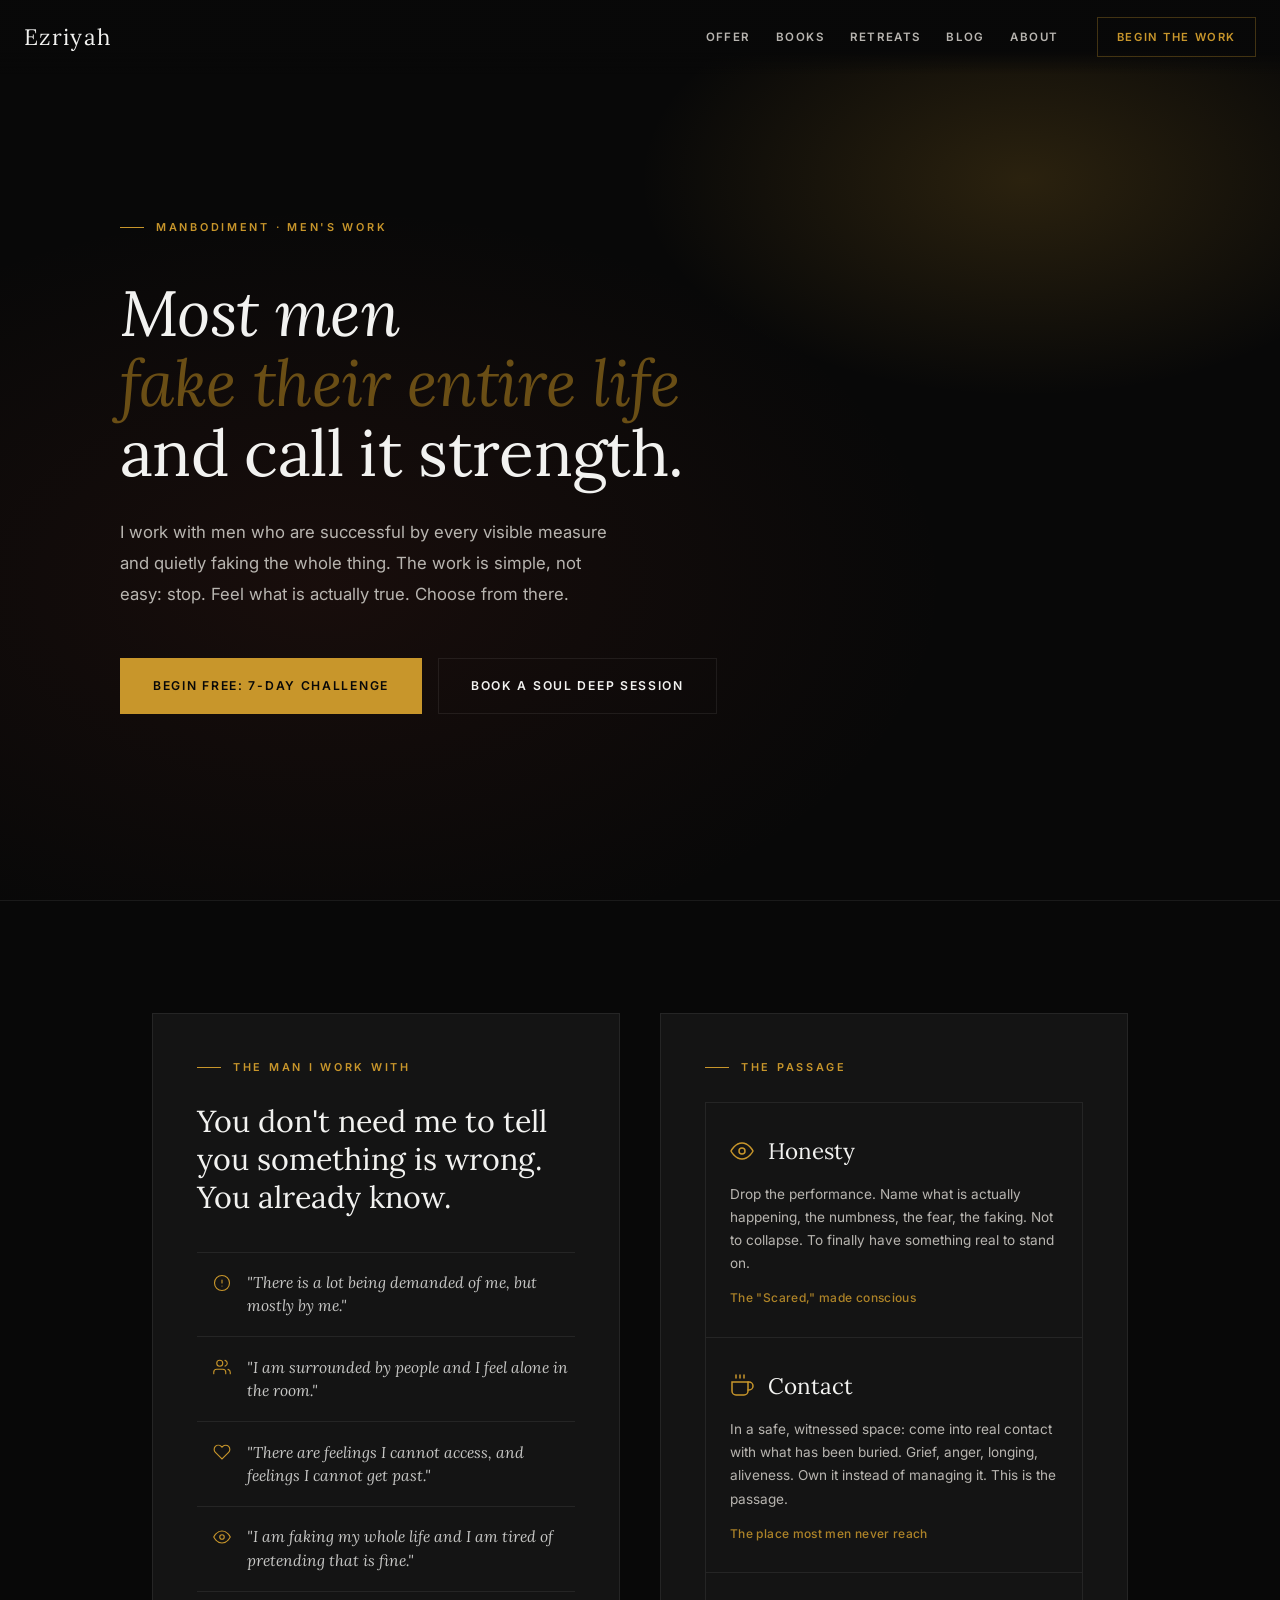
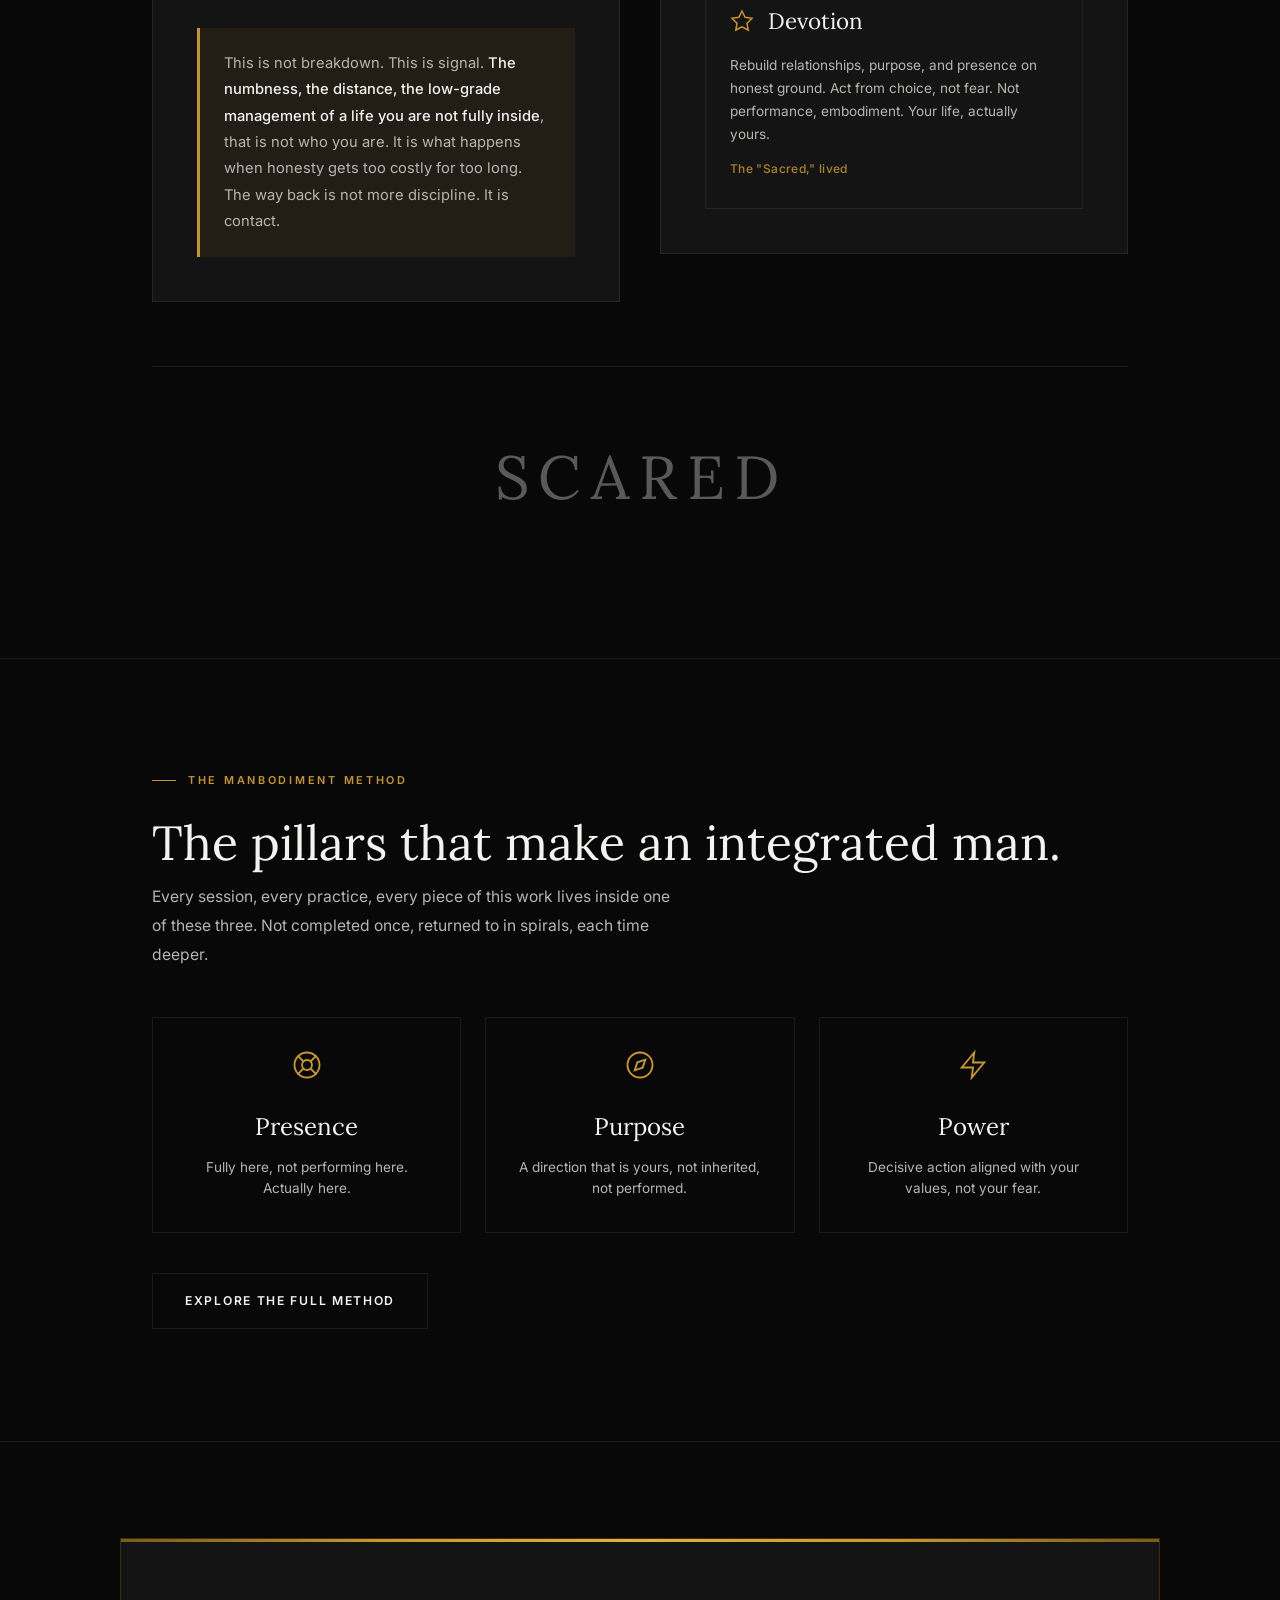
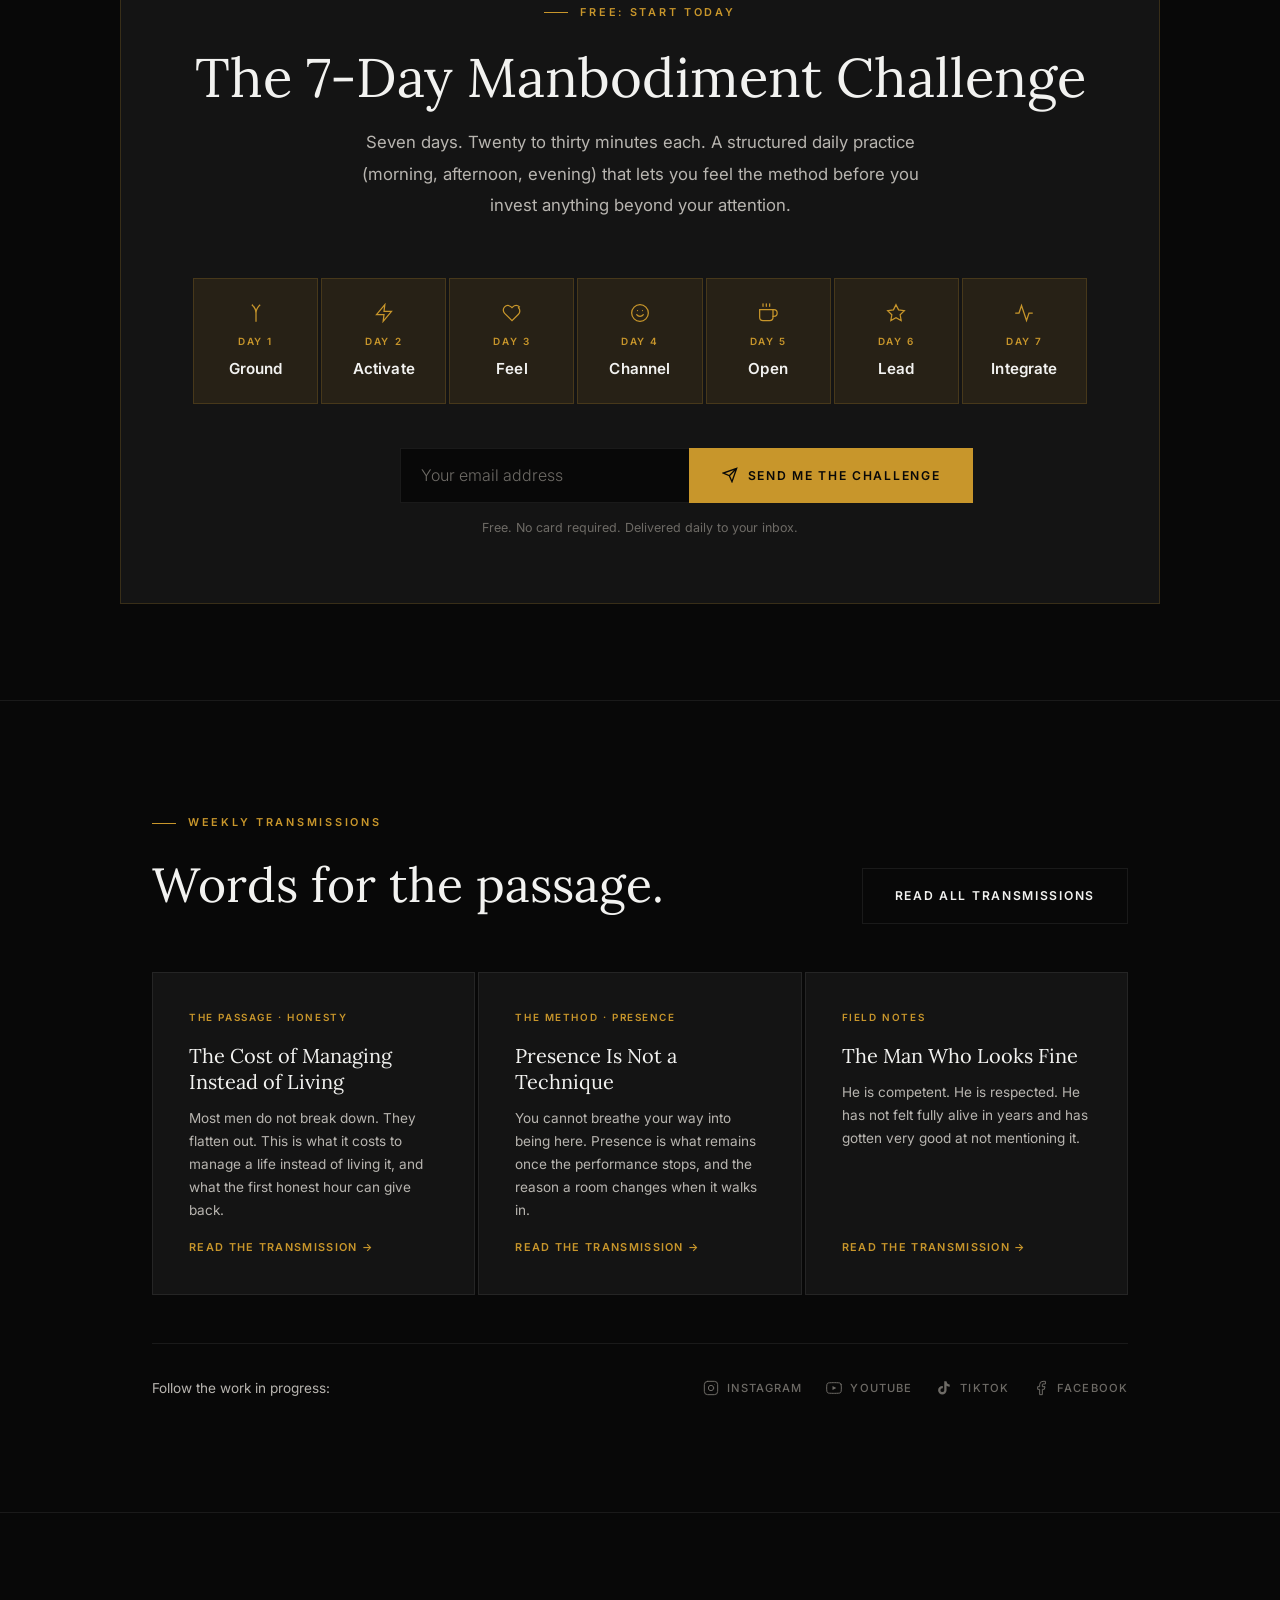
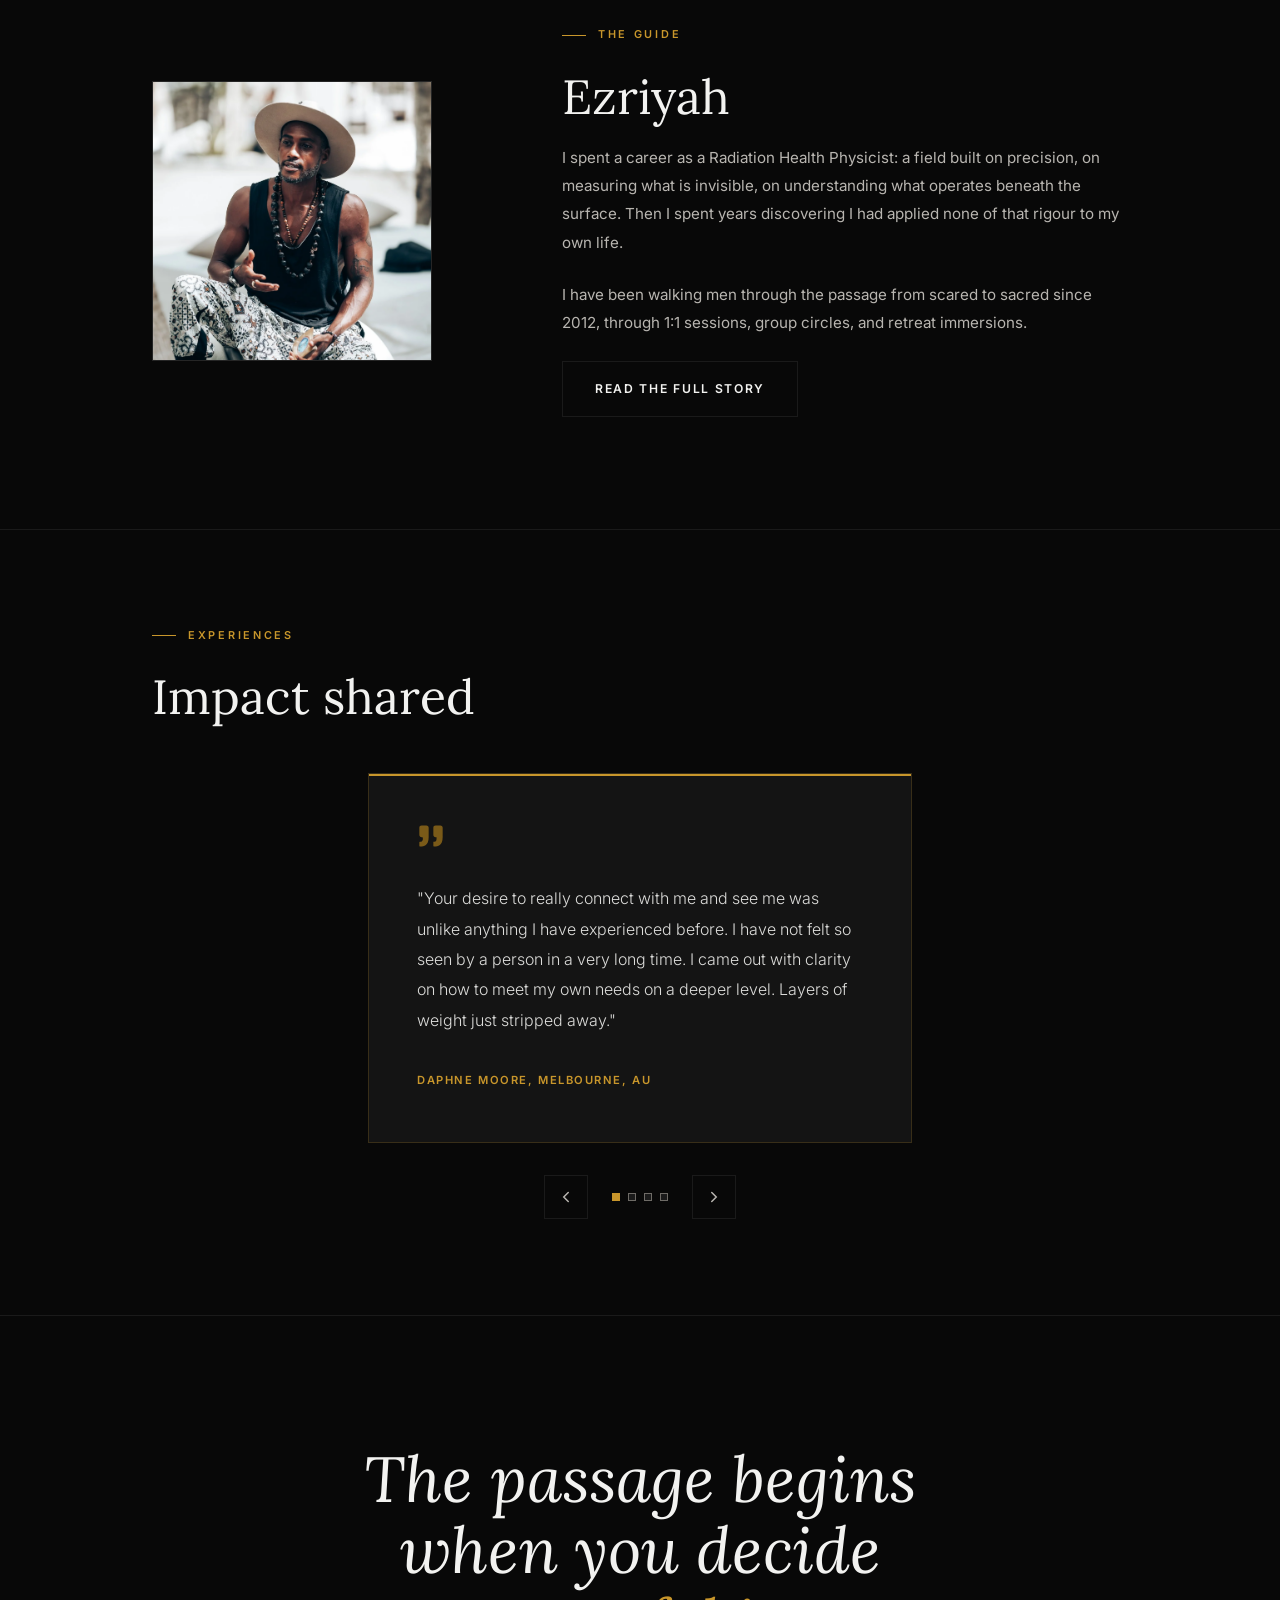
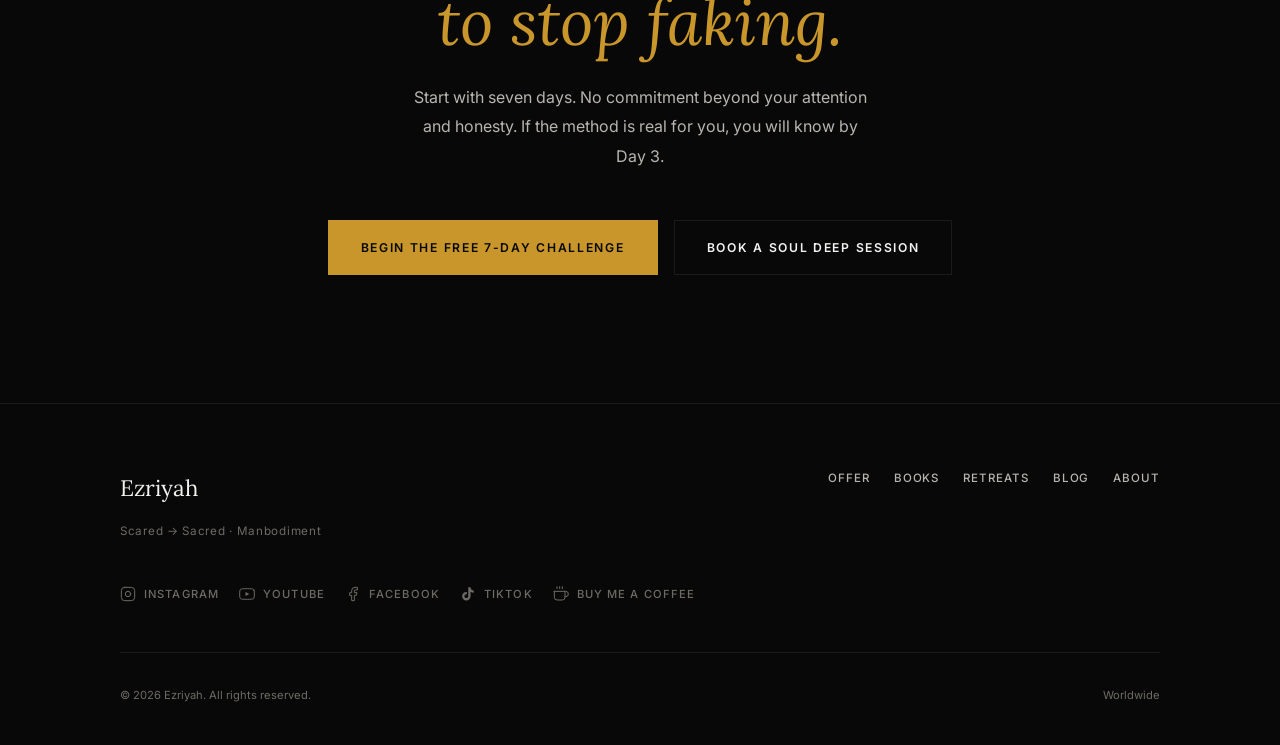
<file: index.html>
<!DOCTYPE html>
<html lang="en">
<head>
<meta charset="UTF-8"/>
<meta name="viewport" content="width=device-width, initial-scale=1.0"/>
<title>Ezriyah | Manbodiment</title>
<meta name="description" content="Scared to Sacred. Men's embodiment work with Ezriyah. Start with the free 7-Day Manbodiment Challenge."/>
<!-- social + favicon -->
<meta property="og:type" content="website"/>
<meta property="og:site_name" content="Ezriyah"/>
<meta property="og:url" content="https://ls-sites.github.io/ez/index.html"/>
<meta property="og:title" content="Ezriyah | Manbodiment"/>
<meta property="og:description" content="Scared to Sacred. Men's embodiment work with Ezriyah. Start with the free 7-Day Manbodiment Challenge."/>
<meta property="og:image" content="https://ls-sites.github.io/ez/images/ezriyah-thumb.png"/>
<meta property="og:image:width" content="1200"/>
<meta property="og:image:height" content="630"/>
<meta name="twitter:card" content="summary_large_image"/>
<meta name="twitter:title" content="Ezriyah | Manbodiment"/>
<meta name="twitter:description" content="Scared to Sacred. Men's embodiment work with Ezriyah. Start with the free 7-Day Manbodiment Challenge."/>
<meta name="twitter:image" content="https://ls-sites.github.io/ez/images/ezriyah-thumb.png"/>
<link rel="icon" type="image/svg+xml" href="images/favicon.svg"/>
<link rel="icon" type="image/png" sizes="32x32" href="images/favicon.png"/>
<link rel="apple-touch-icon" href="images/apple-touch-icon.png"/>
<!-- /social -->
<link rel="preconnect" href="https://fonts.googleapis.com"/>
<link rel="preconnect" href="https://fonts.gstatic.com" crossorigin/>
<link href="https://fonts.googleapis.com/css2?family=Cormorant+Garamond:wght@400&family=Inter:wght@300;400;500;600&family=Lora:ital,wght@0,400;1,400&display=swap" rel="stylesheet"/>
<link rel="stylesheet" href="styles.css?v=6"/>
<style>
/* Self-contained top bar — inlined so it never depends on cached CSS */
.ezbar{position:fixed;top:0;left:0;right:0;z-index:200;display:flex;align-items:center;gap:2.5rem;height:74px;padding:0 1.5rem;background:linear-gradient(to bottom,rgba(8,8,8,0.97) 70%,transparent);}
.ezbar-brand{font-family:'Lora',Georgia,serif;font-size:1.4rem;letter-spacing:0.06em;color:#F2F2F0;white-space:nowrap;flex-shrink:0;text-decoration:none;}
.ezbar-nav{display:flex;align-items:center;justify-content:flex-end;gap:1.6rem;flex:1;}
.ezbar-link{font-family:'Inter',system-ui,sans-serif;font-size:0.72rem;font-weight:600;letter-spacing:0.12em;text-transform:uppercase;color:#B8B5B0;text-decoration:none;white-space:nowrap;transition:color .2s;}
.ezbar-link:hover{color:#F2F2F0;}
.ezbar-link.active{color:#C8962B;}
.ezbar-cta{margin-left:0.8rem;font-family:'Inter',system-ui,sans-serif;font-size:0.7rem;font-weight:600;letter-spacing:0.14em;text-transform:uppercase;color:#C8962B;border:1px solid rgba(200,150,43,0.3);padding:0.55rem 1.2rem;white-space:nowrap;text-decoration:none;transition:background .2s,color .2s;flex-shrink:0;}
.ezbar-cta:hover{background:#C8962B;color:#080808;}
.ezbar-burger{display:none;flex-direction:column;justify-content:center;gap:5px;width:44px;height:44px;margin-left:auto;background:none;border:none;cursor:pointer;padding:0;}
.ezbar-burger span{display:block;width:24px;height:2px;background:#F2F2F0;transition:transform .25s,opacity .25s;}
.ezbar.open .ezbar-burger span:nth-child(1){transform:translateY(7px) rotate(45deg);}
.ezbar.open .ezbar-burger span:nth-child(2){opacity:0;}
.ezbar.open .ezbar-burger span:nth-child(3){transform:translateY(-7px) rotate(-45deg);}
@media(max-width:1080px){
  .ezbar-nav{position:absolute;top:74px;left:0;right:0;flex:none;flex-direction:column;align-items:stretch;justify-content:flex-start;gap:0;background:#080808;max-height:0;overflow:hidden;padding:0 1.5rem;transition:max-height .3s ease,padding .3s ease;}
  .ezbar.open .ezbar-nav{max-height:85vh;padding:0.5rem 1.5rem 1.5rem;border-top:1px solid rgba(242,242,240,0.08);}
  .ezbar-link{font-size:1rem;padding:1.1rem 0;border-bottom:1px solid rgba(242,242,240,0.08);}
  .ezbar-cta{margin:1.25rem 0 0;text-align:center;padding:1rem;}
  .ezbar-burger{display:flex;}
}
</style>

</head>
<body>

<!-- ═ TOP BAR (self-contained) ═ -->
<header class="ezbar" id="ezbar">
  <a href="index.html" class="ezbar-brand">Ezriyah</a>
  <div class="ezbar-nav">
    <a href="offer.html" class="ezbar-link">Offer</a>
    <a href="books.html" class="ezbar-link">Books</a>
    <a href="retreats.html" class="ezbar-link">Retreats</a>
    <a href="blog.html" class="ezbar-link">Blog</a>
    <a href="about.html" class="ezbar-link">About</a>
    <a href="offer.html#connect" class="ezbar-cta">Begin the Work</a>
  </div>
  <button class="ezbar-burger" aria-label="Menu" aria-expanded="false"><span></span><span></span><span></span></button>
</header>
<script>(function(){var bar=document.getElementById('ezbar');if(!bar)return;var btn=bar.querySelector('.ezbar-burger');btn.addEventListener('click',function(){var o=bar.classList.toggle('open');btn.setAttribute('aria-expanded',o);});bar.querySelectorAll('.ezbar-nav a').forEach(function(a){a.addEventListener('click',function(){bar.classList.remove('open');btn.setAttribute('aria-expanded','false');});});})();</script>

<!-- ╔═ HERO ═══════════════════════════════════════╗ -->
<section class="hero">
  <div class="hero-inner">
    <span class="eyebrow rev">Manbodiment · Men's Work</span>
    <h1 class="hero-headline rev rev-delay-1">
      Most men<br>
      <span class="ghost">fake their entire life</span><br>
      <span class="anchor">and call it strength.</span>
    </h1>
    <p class="hero-sub rev rev-delay-2">
      I work with men who are successful by every visible measure and quietly faking the whole thing. The work is simple, not easy: stop. Feel what is actually true. Choose from there.
    </p>
    <div class="hero-actions rev rev-delay-3">
      <a href="#challenge-section" class="btn btn-gold">Begin Free: 7-Day Challenge</a>
      <a href="offer.html#connect" class="btn btn-outline">Book a Soul Deep Session</a>
    </div>
  </div>
</section>

<!-- ╔═ THE MAN I WORK WITH + THE PASSAGE ═══════════╗ -->
<section class="man-passage">
  <div class="wrap">
    <div class="mp-grid rev">

      <div class="mp-col">
        <span class="eyebrow">The man I work with</span>
        <h2 class="recog-lead">You don't need me to tell you something is wrong. You already know.</h2>
        <div class="mirror-list">
          <div class="mirror-item">
            <svg class="mirror-icon" viewBox="0 0 24 24" fill="none" stroke="currentColor" stroke-width="1.5" stroke-linecap="round"><circle cx="12" cy="12" r="10"/><path d="M12 8v4M12 16h.01"/></svg>
            <span class="mirror-q">"There is a lot being demanded of me, but mostly by me."</span>
          </div>
          <div class="mirror-item">
            <svg class="mirror-icon" viewBox="0 0 24 24" fill="none" stroke="currentColor" stroke-width="1.5" stroke-linecap="round"><path d="M17 21v-2a4 4 0 0 0-4-4H5a4 4 0 0 0-4 4v2"/><circle cx="9" cy="7" r="4"/><path d="M23 21v-2a4 4 0 0 0-3-3.87M16 3.13a4 4 0 0 1 0 7.75"/></svg>
            <span class="mirror-q">"I am surrounded by people and I feel alone in the room."</span>
          </div>
          <div class="mirror-item">
            <svg class="mirror-icon" viewBox="0 0 24 24" fill="none" stroke="currentColor" stroke-width="1.5" stroke-linecap="round"><path d="M20.84 4.61a5.5 5.5 0 0 0-7.78 0L12 5.67l-1.06-1.06a5.5 5.5 0 0 0-7.78 7.78l1.06 1.06L12 21.23l7.78-7.78 1.06-1.06a5.5 5.5 0 0 0 0-7.78z"/></svg>
            <span class="mirror-q">"There are feelings I cannot access, and feelings I cannot get past."</span>
          </div>
          <div class="mirror-item">
            <svg class="mirror-icon" viewBox="0 0 24 24" fill="none" stroke="currentColor" stroke-width="1.5" stroke-linecap="round"><path d="M1 12s4-8 11-8 11 8 11 8-4 8-11 8-11-8-11-8z"/><circle cx="12" cy="12" r="3"/></svg>
            <span class="mirror-q">"I am faking my whole life and I am tired of pretending that is fine."</span>
          </div>
        </div>
        <div class="recog-gold-box">
          This is not breakdown. This is signal. <strong>The numbness, the distance, the low-grade management of a life you are not fully inside</strong>, that is not who you are. It is what happens when honesty gets too costly for too long. The way back is not more discipline. It is contact.
        </div>
      </div>

      <div class="mp-col">
        <span class="eyebrow">The passage</span>
        <div class="movements">
          <div class="movement">
            <div class="mv-head">
              <svg class="mv-icon" viewBox="0 0 24 24" fill="none" stroke="currentColor" stroke-width="1.5" stroke-linecap="round"><path d="M1 12s4-8 11-8 11 8 11 8-4 8-11 8-11-8-11-8z"/><circle cx="12" cy="12" r="3"/></svg>
              <div class="mv-title">Honesty</div>
            </div>
            <p class="mv-body">Drop the performance. Name what is actually happening, the numbness, the fear, the faking. Not to collapse. To finally have something real to stand on.</p>
            <div class="mv-note">The "Scared," made conscious</div>
          </div>
          <div class="movement">
            <div class="mv-head">
              <svg class="mv-icon" viewBox="0 0 24 24" fill="none" stroke="currentColor" stroke-width="1.5" stroke-linecap="round"><path d="M18 8h1a4 4 0 0 1 0 8h-1"/><path d="M2 8h16v9a4 4 0 0 1-4 4H6a4 4 0 0 1-4-4V8z"/><line x1="6" y1="1" x2="6" y2="4"/><line x1="10" y1="1" x2="10" y2="4"/><line x1="14" y1="1" x2="14" y2="4"/></svg>
              <div class="mv-title">Contact</div>
            </div>
            <p class="mv-body">In a safe, witnessed space: come into real contact with what has been buried. Grief, anger, longing, aliveness. Own it instead of managing it. This is the passage.</p>
            <div class="mv-note">The place most men never reach</div>
          </div>
          <div class="movement">
            <div class="mv-head">
              <svg class="mv-icon" viewBox="0 0 24 24" fill="none" stroke="currentColor" stroke-width="1.5" stroke-linecap="round"><polygon points="12 2 15.09 8.26 22 9.27 17 14.14 18.18 21.02 12 17.77 5.82 21.02 7 14.14 2 9.27 8.91 8.26 12 2"/></svg>
              <div class="mv-title">Devotion</div>
            </div>
            <p class="mv-body">Rebuild relationships, purpose, and presence on honest ground. Act from choice, not fear. Not performance, embodiment. Your life, actually yours.</p>
            <div class="mv-note">The "Sacred," lived</div>
          </div>
        </div>
      </div>

    </div>

    <div class="sas-stage-wrap rev">
      <div class="sas-stage">
        <div id="sas-word" aria-label="Sacred"></div>
        <div class="sas-under-line" id="sas-line"></div>
      </div>
    </div>
  </div>
</section>

<!-- ╔═ METHOD TEASER ════════════════════════════════╗ -->
<section class="method-teaser">
  <div class="wrap">
    <div class="section-head rev">
      <span class="eyebrow">The Manbodiment Method</span>
      <h2 class="section-hl">The pillars that make an integrated man.</h2>
      <p class="section-sub">Every session, every practice, every piece of this work lives inside one of these three. Not completed once, returned to in spirals, each time deeper.</p>
    </div>
    <div class="mt-grid rev">
      <div class="mt-card">
        <svg class="mt-icon" viewBox="0 0 24 24" fill="none" stroke="currentColor" stroke-width="1.5" stroke-linecap="round"><circle cx="12" cy="12" r="10"/><circle cx="12" cy="12" r="4"/><line x1="4.93" y1="4.93" x2="9.17" y2="9.17"/><line x1="14.83" y1="14.83" x2="19.07" y2="19.07"/><line x1="14.83" y1="9.17" x2="19.07" y2="4.93"/><line x1="4.93" y1="19.07" x2="9.17" y2="14.83"/></svg>
        <div class="mt-name">Presence</div>
        <p class="mt-def">Fully here, not performing here. Actually here.</p>
      </div>
      <div class="mt-card">
        <svg class="mt-icon" viewBox="0 0 24 24" fill="none" stroke="currentColor" stroke-width="1.5" stroke-linecap="round"><circle cx="12" cy="12" r="10"/><polygon points="16.24 7.76 14.12 14.12 7.76 16.24 9.88 9.88 16.24 7.76"/></svg>
        <div class="mt-name">Purpose</div>
        <p class="mt-def">A direction that is yours, not inherited, not performed.</p>
      </div>
      <div class="mt-card">
        <svg class="mt-icon" viewBox="0 0 24 24" fill="none" stroke="currentColor" stroke-width="1.5" stroke-linecap="round"><polygon points="13 2 3 14 12 14 11 22 21 10 12 10 13 2"/></svg>
        <div class="mt-name">Power</div>
        <p class="mt-def">Decisive action aligned with your values, not your fear.</p>
      </div>
    </div>
    <a href="offer.html#method" class="btn btn-outline rev">Explore the Full Method</a>
  </div>
</section>

<!-- ╔═ 7-DAY CHALLENGE ═══════════════════════════════╗ -->
<section class="challenge" id="challenge-section">
  <div class="challenge-card rev">
    <div class="ch-inner">
      <div class="ch-top">
        <span class="eyebrow center">Free: Start Today</span>
        <h2 class="ch-hl">The 7-Day Manbodiment Challenge</h2>
        <p class="ch-sub">Seven days. Twenty to thirty minutes each. A structured daily practice (morning, afternoon, evening) that lets you feel the method before you invest anything beyond your attention.</p>
      </div>
      <div class="days-grid" id="days-grid">
        <div class="day-cell" data-day="0">
          <svg class="day-icon" viewBox="0 0 24 24" fill="none" stroke="currentColor" stroke-width="1.5" stroke-linecap="round"><path d="M12 22V12M12 12C12 6.5 7 2 7 2s5 4 5 10zM12 12c0-5.5 5-10 5-10s-5 4.5-5 10z"/></svg>
          <span class="day-n">Day 1</span>
          <span class="day-w">Ground</span>
        </div>
        <div class="day-cell" data-day="1">
          <svg class="day-icon" viewBox="0 0 24 24" fill="none" stroke="currentColor" stroke-width="1.5" stroke-linecap="round"><polygon points="13 2 3 14 12 14 11 22 21 10 12 10 13 2"/></svg>
          <span class="day-n">Day 2</span>
          <span class="day-w">Activate</span>
        </div>
        <div class="day-cell" data-day="2">
          <svg class="day-icon" viewBox="0 0 24 24" fill="none" stroke="currentColor" stroke-width="1.5" stroke-linecap="round"><path d="M20.84 4.61a5.5 5.5 0 0 0-7.78 0L12 5.67l-1.06-1.06a5.5 5.5 0 0 0-7.78 7.78L12 21.23l7.78-7.78a5.5 5.5 0 0 0 0-7.78z"/></svg>
          <span class="day-n">Day 3</span>
          <span class="day-w">Feel</span>
        </div>
        <div class="day-cell" data-day="3">
          <svg class="day-icon" viewBox="0 0 24 24" fill="none" stroke="currentColor" stroke-width="1.5" stroke-linecap="round"><circle cx="12" cy="12" r="10"/><path d="M8 14s1.5 2 4 2 4-2 4-2M9 9h.01M15 9h.01"/></svg>
          <span class="day-n">Day 4</span>
          <span class="day-w">Channel</span>
        </div>
        <div class="day-cell" data-day="4">
          <svg class="day-icon" viewBox="0 0 24 24" fill="none" stroke="currentColor" stroke-width="1.5" stroke-linecap="round"><path d="M18 8h1a4 4 0 0 1 0 8h-1"/><path d="M2 8h16v9a4 4 0 0 1-4 4H6a4 4 0 0 1-4-4V8z"/><line x1="6" y1="1" x2="6" y2="4"/><line x1="10" y1="1" x2="10" y2="4"/><line x1="14" y1="1" x2="14" y2="4"/></svg>
          <span class="day-n">Day 5</span>
          <span class="day-w">Open</span>
        </div>
        <div class="day-cell" data-day="5">
          <svg class="day-icon" viewBox="0 0 24 24" fill="none" stroke="currentColor" stroke-width="1.5" stroke-linecap="round"><polygon points="12 2 15.09 8.26 22 9.27 17 14.14 18.18 21.02 12 17.77 5.82 21.02 7 14.14 2 9.27 8.91 8.26 12 2"/></svg>
          <span class="day-n">Day 6</span>
          <span class="day-w">Lead</span>
        </div>
        <div class="day-cell" data-day="6">
          <svg class="day-icon" viewBox="0 0 24 24" fill="none" stroke="currentColor" stroke-width="1.5" stroke-linecap="round"><polyline points="22 12 18 12 15 21 9 3 6 12 2 12"/></svg>
          <span class="day-n">Day 7</span>
          <span class="day-w">Integrate</span>
        </div>
      </div>
      <div class="ch-form-area">
        <form class="ch-form" data-noop="1">
          <input type="email" placeholder="Your email address" required/>
          <button type="submit" class="btn btn-gold">
            <svg viewBox="0 0 24 24" fill="none" stroke="currentColor" stroke-width="2" stroke-linecap="round"><path d="M22 2L11 13M22 2L15 22 11 13 2 9l20-7z"/></svg>
            Send Me the Challenge
          </button>
        </form>
        <p class="ch-note">Free. No card required. Delivered daily to your inbox.</p>
      </div>
    </div>
  </div>
</section>

<!-- ╔═ TRANSMISSIONS - blog + social teaser ═════════╗ -->
<section class="transmissions">
  <div class="wrap">
    <div class="trans-head rev">
      <div class="section-head">
        <span class="eyebrow">Weekly Transmissions</span>
        <h2 class="section-hl">Words for the passage.</h2>
      </div>
      <a href="blog.html" class="btn btn-outline">Read All Transmissions</a>
    </div>
    <!-- Placeholder posts written in Ezriyah's voice, pending real published content. See blog.html for the full set and a visible note. -->
    <div class="trans-grid rev">
      <a href="blog.html#the-cost-of-managing" class="trans-card">
        <span class="trans-tag">The Passage · Honesty</span>
        <h3 class="trans-title">The Cost of Managing Instead of Living</h3>
        <p class="trans-excerpt">Most men do not break down. They flatten out. This is what it costs to manage a life instead of living it, and what the first honest hour can give back.</p>
        <span class="trans-read">Read the Transmission &rarr;</span>
      </a>
      <a href="blog.html#presence-is-not-a-technique" class="trans-card">
        <span class="trans-tag">The Method · Presence</span>
        <h3 class="trans-title">Presence Is Not a Technique</h3>
        <p class="trans-excerpt">You cannot breathe your way into being here. Presence is what remains once the performance stops, and the reason a room changes when it walks in.</p>
        <span class="trans-read">Read the Transmission &rarr;</span>
      </a>
      <a href="blog.html#the-man-who-looks-fine" class="trans-card">
        <span class="trans-tag">Field Notes</span>
        <h3 class="trans-title">The Man Who Looks Fine</h3>
        <p class="trans-excerpt">He is competent. He is respected. He has not felt fully alive in years and has gotten very good at not mentioning it.</p>
        <span class="trans-read">Read the Transmission &rarr;</span>
      </a>
    </div>
    <div class="social-row rev">
      <span class="social-row-label">Follow the work in progress:</span>
      <div class="social-row-links">
        <a href="https://www.instagram.com/epic_ezriyah" target="_blank" rel="noopener" class="soc">
          <svg viewBox="0 0 24 24" fill="none" stroke="currentColor" stroke-width="1.5" stroke-linecap="round"><rect x="2" y="2" width="20" height="20" rx="5"/><circle cx="12" cy="12" r="4"/><circle cx="17.5" cy="6.5" r="0.5" fill="currentColor" stroke="none"/></svg>
          Instagram
        </a>
        <a href="https://www.youtube.com/@epic_ezriyah" target="_blank" rel="noopener" class="soc">
          <svg viewBox="0 0 24 24" fill="none" stroke="currentColor" stroke-width="1.5" stroke-linecap="round"><path d="M22.54 6.42a2.78 2.78 0 0 0-1.95-1.96C18.88 4 12 4 12 4s-6.88 0-8.59.46A2.78 2.78 0 0 0 1.46 6.42 29 29 0 0 0 1 12a29 29 0 0 0 .46 5.58 2.78 2.78 0 0 0 1.95 1.96C5.12 20 12 20 12 20s6.88 0 8.59-.46a2.78 2.78 0 0 0 1.96-1.96A29 29 0 0 0 23 12a29 29 0 0 0-.46-5.58z"/><polygon points="9.75 15.02 15.5 12 9.75 8.98 9.75 15.02" fill="currentColor" stroke="none"/></svg>
          YouTube
        </a>
        <a href="https://www.tiktok.com/@epic_ezriyah" target="_blank" rel="noopener" class="soc">
          <svg viewBox="0 0 24 24" fill="currentColor"><path d="M19.59 6.69a4.83 4.83 0 0 1-3.77-4.25V2h-3.45v13.67a2.89 2.89 0 0 1-2.88 2.5 2.89 2.89 0 0 1-2.89-2.89 2.89 2.89 0 0 1 2.89-2.89c.28 0 .54.04.79.1V9.01a6.33 6.33 0 0 0-.79-.05 6.34 6.34 0 0 0-6.34 6.34 6.34 6.34 0 0 0 6.34 6.34 6.34 6.34 0 0 0 6.33-6.34V8.79a8.18 8.18 0 0 0 4.78 1.52V6.86a4.85 4.85 0 0 1-1.01-.17z"/></svg>
          TikTok
        </a>
        <a href="https://www.facebook.com/derrick.albert.12" target="_blank" rel="noopener" class="soc">
          <svg viewBox="0 0 24 24" fill="none" stroke="currentColor" stroke-width="1.5" stroke-linecap="round"><path d="M18 2h-3a5 5 0 0 0-5 5v3H7v4h3v8h4v-8h3l1-4h-4V7a1 1 0 0 1 1-1h3z"/></svg>
          Facebook
        </a>
      </div>
    </div>
  </div>
</section>

<!-- ╔═ ABOUT TEASER ══════════════════════════════════╗ -->
<section class="about-teaser">
  <div class="wrap">
    <div class="at-grid rev">
      <div class="at-img">
        <img src="images/MAGIC-021.webp" alt="Ezriyah" loading="lazy"/>
      </div>
      <div class="at-body">
        <span class="eyebrow">The Guide</span>
        <h2 class="section-hl" style="margin-bottom:1.25rem;">Ezriyah</h2>
        <p>I spent a career as a Radiation Health Physicist: a field built on precision, on measuring what is invisible, on understanding what operates beneath the surface. Then I spent years discovering I had applied none of that rigour to my own life.</p>
        <p>I have been walking men through the passage from scared to sacred since 2012, through 1:1 sessions, group circles, and retreat immersions.</p>
        <a href="about.html" class="btn btn-outline">Read the Full Story</a>
      </div>
    </div>
  </div>
</section>

<!-- ╔═ TESTIMONIALS ═══════════════════════════════════╗ -->
<section class="testimonials">
  <div class="wrap">
    <div class="test-head rev">
      <span class="eyebrow">Experiences</span>
      <h2 class="test-hl">Impact shared</h2>
    </div>
    <div class="slider-wrap rev">
      <div class="slider-track" id="slider-track">
        <div class="test-card current">
          <svg class="test-quote-icon" viewBox="0 0 24 24" fill="currentColor"><path d="M3 21c3 0 7-1 7-8V5c0-1.25-.756-2.017-2-2H4c-1.25 0-2 .75-2 1.972V11c0 1.25.75 2 2 2 1 0 1 0 1 1v1c0 1-1 2-2 2s-1 .008-1 1.031V20c0 1 0 1 1 1z"/><path d="M15 21c3 0 7-1 7-8V5c0-1.25-.757-2.017-2-2h-4c-1.25 0-2 .75-2 1.972V11c0 1.25.75 2 2 2h.75c0 2.25.25 4-2.75 4v3c0 1 0 1 1 1z"/></svg>
          <p class="test-q">"Your desire to really connect with me and see me was unlike anything I have experienced before. I have not felt so seen by a person in a very long time. I came out with clarity on how to meet my own needs on a deeper level. Layers of weight just stripped away."</p>
          <span class="test-author">Daphne Moore, Melbourne, AU</span>
        </div>
        <div class="test-card">
          <svg class="test-quote-icon" viewBox="0 0 24 24" fill="currentColor"><path d="M3 21c3 0 7-1 7-8V5c0-1.25-.756-2.017-2-2H4c-1.25 0-2 .75-2 1.972V11c0 1.25.75 2 2 2 1 0 1 0 1 1v1c0 1-1 2-2 2s-1 .008-1 1.031V20c0 1 0 1 1 1z"/><path d="M15 21c3 0 7-1 7-8V5c0-1.25-.757-2.017-2-2h-4c-1.25 0-2 .75-2 1.972V11c0 1.25.75 2 2 2h.75c0 2.25.25 4-2.75 4v3c0 1 0 1 1 1z"/></svg>
          <p class="test-q">"Our Soul Deep session was unreal. I was able to dig deeper within myself than I thought possible. The whole time I felt safe and eager to go further. I saw colors. The accuracy was on point, I related to every single thing. This opened me up to an entirely new world."</p>
          <span class="test-author">Alex, Visual Artist, Chicago</span>
        </div>
        <div class="test-card">
          <svg class="test-quote-icon" viewBox="0 0 24 24" fill="currentColor"><path d="M3 21c3 0 7-1 7-8V5c0-1.25-.756-2.017-2-2H4c-1.25 0-2 .75-2 1.972V11c0 1.25.75 2 2 2 1 0 1 0 1 1v1c0 1-1 2-2 2s-1 .008-1 1.031V20c0 1 0 1 1 1z"/><path d="M15 21c3 0 7-1 7-8V5c0-1.25-.757-2.017-2-2h-4c-1.25 0-2 .75-2 1.972V11c0 1.25.75 2 2 2h.75c0 2.25.25 4-2.75 4v3c0 1 0 1 1 1z"/></svg>
          <p class="test-q">"Anyone looking for subtle, laser-sharp soul work that gets to the root: reach out to him. I felt ignited, inspired, and nourished. He carries deep codes and knows how to work with them."</p>
          <span class="test-author">Holly Roxanne, Singer Songwriter, UK</span>
        </div>
        <div class="test-card">
          <svg class="test-quote-icon" viewBox="0 0 24 24" fill="currentColor"><path d="M3 21c3 0 7-1 7-8V5c0-1.25-.756-2.017-2-2H4c-1.25 0-2 .75-2 1.972V11c0 1.25.75 2 2 2 1 0 1 0 1 1v1c0 1-1 2-2 2s-1 .008-1 1.031V20c0 1 0 1 1 1z"/><path d="M15 21c3 0 7-1 7-8V5c0-1.25-.757-2.017-2-2h-4c-1.25 0-2 .75-2 1.972V11c0 1.25.75 2 2 2h.75c0 2.25.25 4-2.75 4v3c0 1 0 1 1 1z"/></svg>
          <p class="test-q">"Within minutes I was already crying. I could feel his awareness in my field, drawing out the pain. Those cleansing tears that come from somewhere real. Some people just have a gift: presence, sensitivity, precision. He has that gift."</p>
          <span class="test-author">Alphamama, Performance Artist, Sydney</span>
        </div>
      </div>
      <div class="slider-controls">
        <button class="slider-btn" id="prev-btn" aria-label="Previous">
          <svg viewBox="0 0 24 24" fill="none" stroke="currentColor" stroke-width="2" stroke-linecap="round"><path d="M15 18l-6-6 6-6"/></svg>
        </button>
        <div class="slider-dots">
          <div class="dot active" data-dot="0"></div>
          <div class="dot" data-dot="1"></div>
          <div class="dot" data-dot="2"></div>
          <div class="dot" data-dot="3"></div>
        </div>
        <button class="slider-btn" id="next-btn" aria-label="Next">
          <svg viewBox="0 0 24 24" fill="none" stroke="currentColor" stroke-width="2" stroke-linecap="round"><path d="M9 18l6-6-6-6"/></svg>
        </button>
      </div>
    </div>
  </div>
</section>

<!-- ╔═ FINAL CTA ═════════════════════════════════════╗ -->
<section class="final-section">
  <div class="wrap-n">
    <h2 class="final-hl rev">
      The passage begins<br>
      when you decide<br>
      <em style="color: var(--gold);">to stop faking.</em>
    </h2>
    <p class="final-body rev">
      Start with seven days. No commitment beyond your attention and honesty. If the method is real for you, you will know by Day 3.
    </p>
    <div class="final-pair rev">
      <a href="#challenge-section" class="btn btn-gold">Begin the Free 7-Day Challenge</a>
      <a href="offer.html#connect" class="btn btn-outline">Book a Soul Deep Session</a>
    </div>
  </div>
</section>

<!-- ╔═ FOOTER ═════════════════════════════════════╗ -->
<footer>
  <div class="foot-top">
    <div>
      <span class="foot-logo">Ezriyah</span>
      <span class="foot-tag">Scared &rarr; Sacred · Manbodiment</span>
    </div>
    <nav class="foot-nav" aria-label="Footer">
      <a href="offer.html">Offer</a>
      <a href="books.html">Books</a>
      <a href="retreats.html">Retreats</a>
      <a href="blog.html">Blog</a>
      <a href="about.html">About</a>
    </nav>
    <div class="socials">
      <a href="https://www.instagram.com/epic_ezriyah" target="_blank" rel="noopener" class="soc">
        <svg viewBox="0 0 24 24" fill="none" stroke="currentColor" stroke-width="1.5" stroke-linecap="round"><rect x="2" y="2" width="20" height="20" rx="5"/><circle cx="12" cy="12" r="4"/><circle cx="17.5" cy="6.5" r="0.5" fill="currentColor" stroke="none"/></svg>
        Instagram
      </a>
      <a href="https://www.youtube.com/@epic_ezriyah" target="_blank" rel="noopener" class="soc">
        <svg viewBox="0 0 24 24" fill="none" stroke="currentColor" stroke-width="1.5" stroke-linecap="round"><path d="M22.54 6.42a2.78 2.78 0 0 0-1.95-1.96C18.88 4 12 4 12 4s-6.88 0-8.59.46A2.78 2.78 0 0 0 1.46 6.42 29 29 0 0 0 1 12a29 29 0 0 0 .46 5.58 2.78 2.78 0 0 0 1.95 1.96C5.12 20 12 20 12 20s6.88 0 8.59-.46a2.78 2.78 0 0 0 1.96-1.96A29 29 0 0 0 23 12a29 29 0 0 0-.46-5.58z"/><polygon points="9.75 15.02 15.5 12 9.75 8.98 9.75 15.02" fill="currentColor" stroke="none"/></svg>
        YouTube
      </a>
      <a href="https://www.facebook.com/derrick.albert.12" target="_blank" rel="noopener" class="soc">
        <svg viewBox="0 0 24 24" fill="none" stroke="currentColor" stroke-width="1.5" stroke-linecap="round"><path d="M18 2h-3a5 5 0 0 0-5 5v3H7v4h3v8h4v-8h3l1-4h-4V7a1 1 0 0 1 1-1h3z"/></svg>
        Facebook
      </a>
      <a href="https://www.tiktok.com/@epic_ezriyah" target="_blank" rel="noopener" class="soc">
        <svg viewBox="0 0 24 24" fill="currentColor"><path d="M19.59 6.69a4.83 4.83 0 0 1-3.77-4.25V2h-3.45v13.67a2.89 2.89 0 0 1-2.88 2.5 2.89 2.89 0 0 1-2.89-2.89 2.89 2.89 0 0 1 2.89-2.89c.28 0 .54.04.79.1V9.01a6.33 6.33 0 0 0-.79-.05 6.34 6.34 0 0 0-6.34 6.34 6.34 6.34 0 0 0 6.34 6.34 6.34 6.34 0 0 0 6.33-6.34V8.79a8.18 8.18 0 0 0 4.78 1.52V6.86a4.85 4.85 0 0 1-1.01-.17z"/></svg>
        TikTok
      </a>
      <a href="https://buymeacoffee.com/ezriyah" target="_blank" rel="noopener" class="soc">
        <svg viewBox="0 0 24 24" fill="none" stroke="currentColor" stroke-width="1.5" stroke-linecap="round"><path d="M18 8h1a4 4 0 0 1 0 8h-1"/><path d="M2 8h16v9a4 4 0 0 1-4 4H6a4 4 0 0 1-4-4V8z"/><line x1="6" y1="1" x2="6" y2="4"/><line x1="10" y1="1" x2="10" y2="4"/><line x1="14" y1="1" x2="14" y2="4"/></svg>
        Buy Me a Coffee
      </a>
    </div>
  </div>
  <div class="foot-bot">
    <span>&copy; 2026 Ezriyah. All rights reserved.</span>
    <span>Worldwide</span>
  </div>
</footer>

<script src="script.js?v=3"></script>
</body>
</html>
</file>
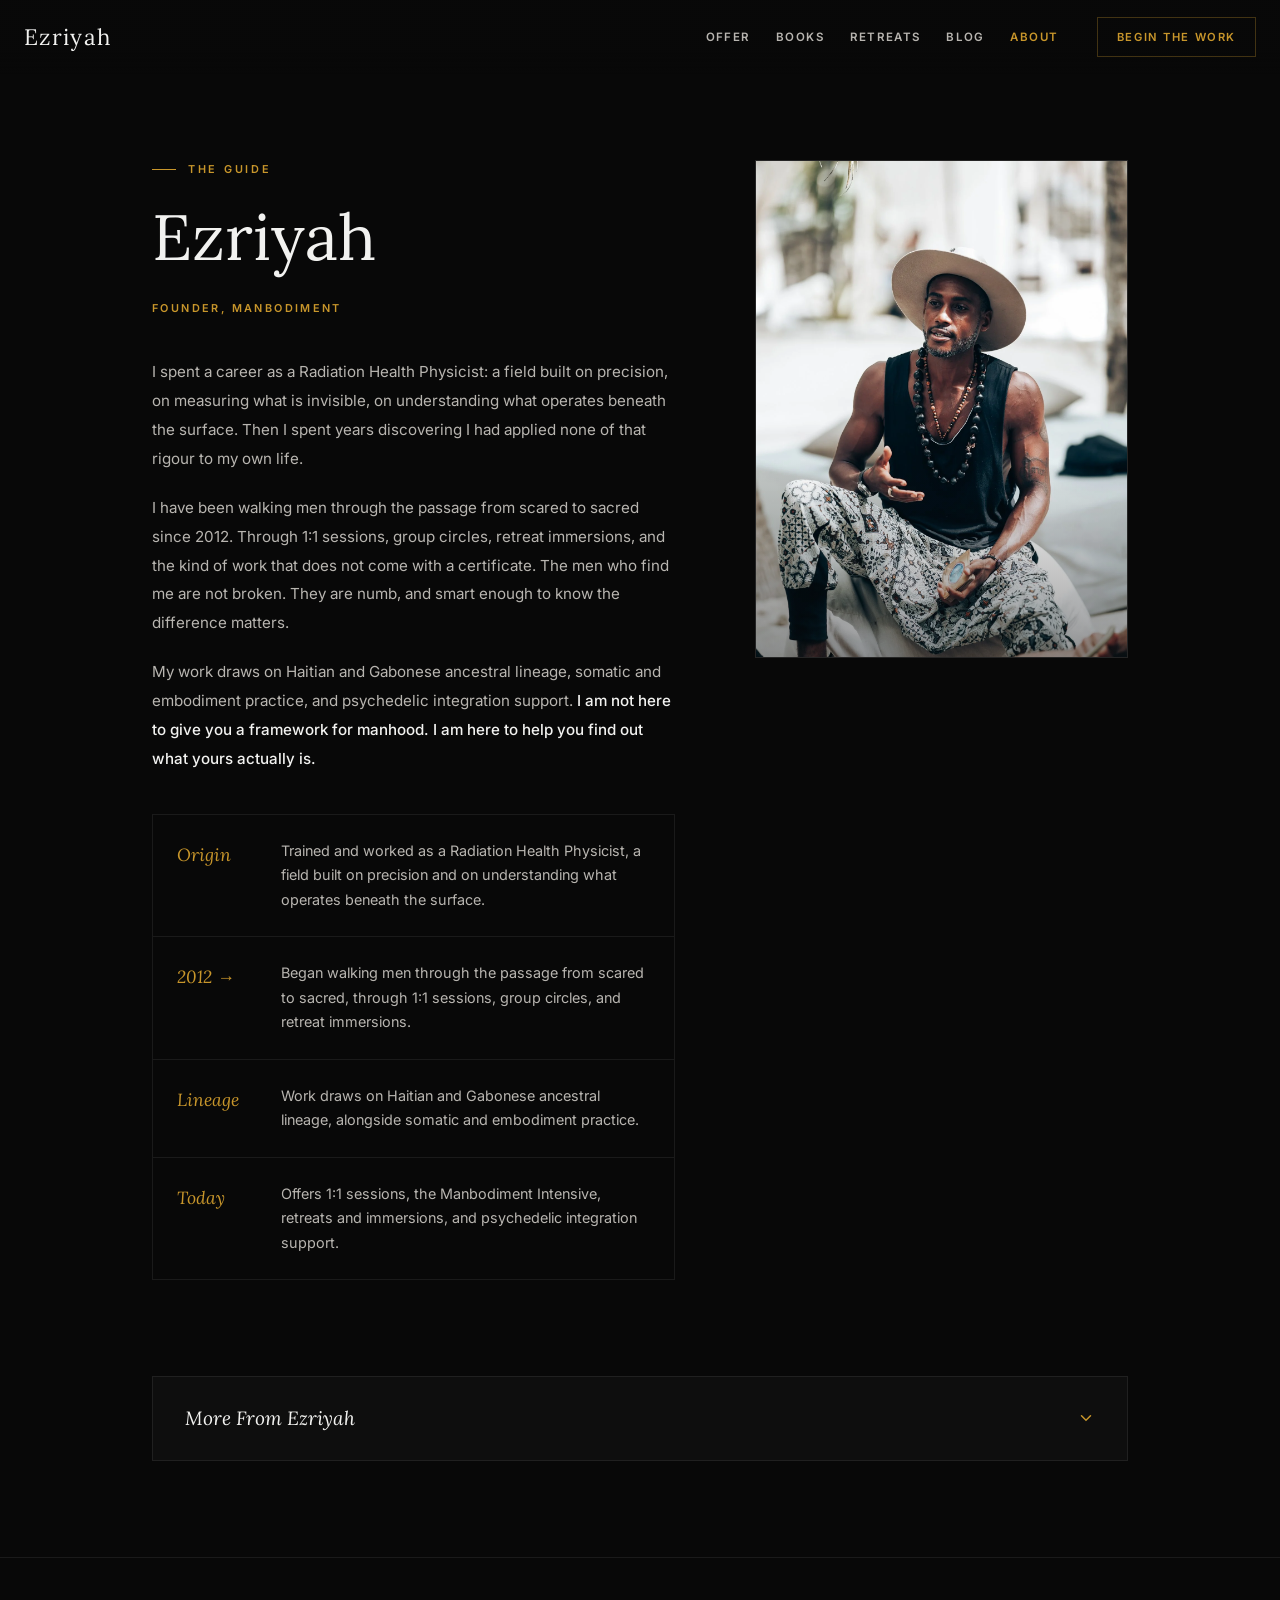
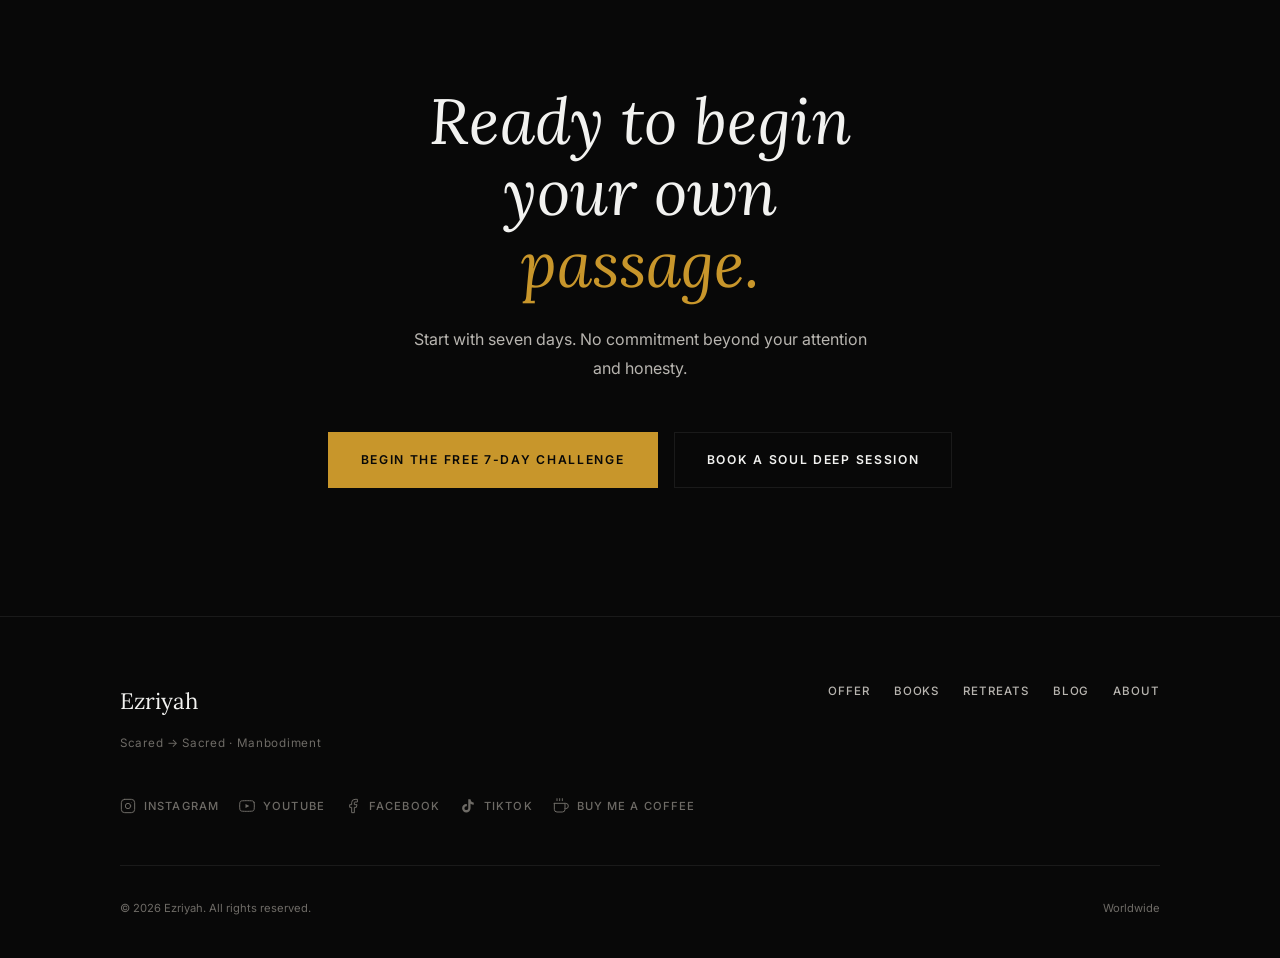
<file: about.html>
<!DOCTYPE html>
<html lang="en">
<head>
<meta charset="UTF-8"/>
<meta name="viewport" content="width=device-width, initial-scale=1.0"/>
<title>About | Ezriyah</title>
<meta name="description" content="Ezriyah's story. From Radiation Health Physicist to guiding men through the passage from scared to sacred since 2012."/>
<!-- social + favicon -->
<meta property="og:type" content="website"/>
<meta property="og:site_name" content="Ezriyah"/>
<meta property="og:url" content="https://ls-sites.github.io/ez/about.html"/>
<meta property="og:title" content="About | Ezriyah"/>
<meta property="og:description" content="Ezriyah's story. From Radiation Health Physicist to guiding men through the passage from scared to sacred since 2012."/>
<meta property="og:image" content="https://ls-sites.github.io/ez/images/ezriyah-thumb.png"/>
<meta property="og:image:width" content="1200"/>
<meta property="og:image:height" content="630"/>
<meta name="twitter:card" content="summary_large_image"/>
<meta name="twitter:title" content="About | Ezriyah"/>
<meta name="twitter:description" content="Ezriyah's story. From Radiation Health Physicist to guiding men through the passage from scared to sacred since 2012."/>
<meta name="twitter:image" content="https://ls-sites.github.io/ez/images/ezriyah-thumb.png"/>
<link rel="icon" type="image/svg+xml" href="images/favicon.svg"/>
<link rel="icon" type="image/png" sizes="32x32" href="images/favicon.png"/>
<link rel="apple-touch-icon" href="images/apple-touch-icon.png"/>
<!-- /social -->
<link rel="preconnect" href="https://fonts.googleapis.com"/>
<link rel="preconnect" href="https://fonts.gstatic.com" crossorigin/>
<link href="https://fonts.googleapis.com/css2?family=Cormorant+Garamond:wght@400&family=Inter:wght@300;400;500;600&family=Lora:ital,wght@0,400;1,400&display=swap" rel="stylesheet"/>
<link rel="stylesheet" href="styles.css?v=6"/>
<style>
/* Self-contained top bar — inlined so it never depends on cached CSS */
.ezbar{position:fixed;top:0;left:0;right:0;z-index:200;display:flex;align-items:center;gap:2.5rem;height:74px;padding:0 1.5rem;background:linear-gradient(to bottom,rgba(8,8,8,0.97) 70%,transparent);}
.ezbar-brand{font-family:'Lora',Georgia,serif;font-size:1.4rem;letter-spacing:0.06em;color:#F2F2F0;white-space:nowrap;flex-shrink:0;text-decoration:none;}
.ezbar-nav{display:flex;align-items:center;justify-content:flex-end;gap:1.6rem;flex:1;}
.ezbar-link{font-family:'Inter',system-ui,sans-serif;font-size:0.72rem;font-weight:600;letter-spacing:0.12em;text-transform:uppercase;color:#B8B5B0;text-decoration:none;white-space:nowrap;transition:color .2s;}
.ezbar-link:hover{color:#F2F2F0;}
.ezbar-link.active{color:#C8962B;}
.ezbar-cta{margin-left:0.8rem;font-family:'Inter',system-ui,sans-serif;font-size:0.7rem;font-weight:600;letter-spacing:0.14em;text-transform:uppercase;color:#C8962B;border:1px solid rgba(200,150,43,0.3);padding:0.55rem 1.2rem;white-space:nowrap;text-decoration:none;transition:background .2s,color .2s;flex-shrink:0;}
.ezbar-cta:hover{background:#C8962B;color:#080808;}
.ezbar-burger{display:none;flex-direction:column;justify-content:center;gap:5px;width:44px;height:44px;margin-left:auto;background:none;border:none;cursor:pointer;padding:0;}
.ezbar-burger span{display:block;width:24px;height:2px;background:#F2F2F0;transition:transform .25s,opacity .25s;}
.ezbar.open .ezbar-burger span:nth-child(1){transform:translateY(7px) rotate(45deg);}
.ezbar.open .ezbar-burger span:nth-child(2){opacity:0;}
.ezbar.open .ezbar-burger span:nth-child(3){transform:translateY(-7px) rotate(-45deg);}
@media(max-width:1080px){
  .ezbar-nav{position:absolute;top:74px;left:0;right:0;flex:none;flex-direction:column;align-items:stretch;justify-content:flex-start;gap:0;background:#080808;max-height:0;overflow:hidden;padding:0 1.5rem;transition:max-height .3s ease,padding .3s ease;}
  .ezbar.open .ezbar-nav{max-height:85vh;padding:0.5rem 1.5rem 1.5rem;border-top:1px solid rgba(242,242,240,0.08);}
  .ezbar-link{font-size:1rem;padding:1.1rem 0;border-bottom:1px solid rgba(242,242,240,0.08);}
  .ezbar-cta{margin:1.25rem 0 0;text-align:center;padding:1rem;}
  .ezbar-burger{display:flex;}
}
</style>

</head>
<body>

<!-- ═ TOP BAR (self-contained) ═ -->
<header class="ezbar" id="ezbar">
  <a href="index.html" class="ezbar-brand">Ezriyah</a>
  <div class="ezbar-nav">
    <a href="offer.html" class="ezbar-link">Offer</a>
    <a href="books.html" class="ezbar-link">Books</a>
    <a href="retreats.html" class="ezbar-link">Retreats</a>
    <a href="blog.html" class="ezbar-link">Blog</a>
    <a href="about.html" class="ezbar-link active">About</a>
    <a href="offer.html#connect" class="ezbar-cta">Begin the Work</a>
  </div>
  <button class="ezbar-burger" aria-label="Menu" aria-expanded="false"><span></span><span></span><span></span></button>
</header>
<script>(function(){var bar=document.getElementById('ezbar');if(!bar)return;var btn=bar.querySelector('.ezbar-burger');btn.addEventListener('click',function(){var o=bar.classList.toggle('open');btn.setAttribute('aria-expanded',o);});bar.querySelectorAll('.ezbar-nav a').forEach(function(a){a.addEventListener('click',function(){bar.classList.remove('open');btn.setAttribute('aria-expanded','false');});});})();</script>

<!-- ╔═ ABOUT ══════════════════════════════════════╗ -->
<section class="about" style="padding-top:10rem;border-top:none;">
  <div class="wrap">
    <div class="about-grid">
      <div>
        <span class="eyebrow rev">The Guide</span>
        <h1 class="about-name rev">Ezriyah</h1>
        <div class="about-role rev">Founder, Manbodiment</div>
        <div class="about-body rev">
          <p>I spent a career as a Radiation Health Physicist: a field built on precision, on measuring what is invisible, on understanding what operates beneath the surface. Then I spent years discovering I had applied none of that rigour to my own life.</p>
          <p>I have been walking men through the passage from scared to sacred since 2012. Through 1:1 sessions, group circles, retreat immersions, and the kind of work that does not come with a certificate. The men who find me are not broken. They are numb, and smart enough to know the difference matters.</p>
          <p>My work draws on Haitian and Gabonese ancestral lineage, somatic and embodiment practice, and psychedelic integration support. <strong>I am not here to give you a framework for manhood. I am here to help you find out what yours actually is.</strong></p>
        </div>

        <div class="cred-list rev">
          <div class="cred-item">
            <span class="cred-year">Origin</span>
            <span class="cred-desc">Trained and worked as a Radiation Health Physicist, a field built on precision and on understanding what operates beneath the surface.</span>
          </div>
          <div class="cred-item">
            <span class="cred-year">2012 &rarr;</span>
            <span class="cred-desc">Began walking men through the passage from scared to sacred, through 1:1 sessions, group circles, and retreat immersions.</span>
          </div>
          <div class="cred-item">
            <span class="cred-year">Lineage</span>
            <span class="cred-desc">Work draws on Haitian and Gabonese ancestral lineage, alongside somatic and embodiment practice.</span>
          </div>
          <div class="cred-item">
            <span class="cred-year">Today</span>
            <span class="cred-desc">Offers 1:1 sessions, the Manbodiment Intensive, retreats and immersions, and psychedelic integration support.</span>
          </div>
        </div>
      </div>
      <div class="about-img-box rev">
        <img src="images/MAGIC-021.webp" alt="Ezriyah" loading="lazy"/>
      </div>
    </div>
  </div>
</section>

<!-- ╔═ MORE FROM EZRIYAH ═════════════════════════════╗ -->
<section class="more-section">
  <div class="wrap">
    <details class="more-dropdown rev">
      <summary class="more-summary">
        <span>More From Ezriyah</span>
        <svg class="more-chevron" viewBox="0 0 24 24" fill="none" stroke="currentColor" stroke-width="2" stroke-linecap="round"><polyline points="6 9 12 15 18 9"/></svg>
      </summary>
      <div class="more-content">
        <div>
          <span class="more-label">Books</span>
          <ul class="more-list">
            <li>
              <a class="more-title" href="https://www.amazon.com/dp/1095117696" target="_blank" rel="noopener">The Art of Wanting U &rarr;</a>
              <span class="more-desc">Integration support for cultivating love of self, partner, and environment.</span>
            </li>
            <li>
              <a class="more-title" href="https://www.amazon.com/dp/1797060554" target="_blank" rel="noopener">The Dawn of My Passion &rarr;</a>
              <span class="more-desc">Integration support for moving through heartbreak, into forgiveness and new love.</span>
            </li>
            <li>
              <a class="more-title" href="https://www.amazon.com/dp/1091410399" target="_blank" rel="noopener">The (W)rites of Passage &rarr;</a>
              <span class="more-desc">A channeled collection of poetic integration support and word medicine.</span>
            </li>
            <li>
              <a class="more-title" href="https://www.amazon.com/dp/B0FYCPN684" target="_blank" rel="noopener">The Perplexity of The Dirty Two Legs (DTLs) &rarr;</a>
              <span class="more-desc">DTL wisdom and foundational, functionally relevant masculinity building.</span>
            </li>
          </ul>
          <a href="books.html" class="btn btn-outline more-link-btn">See All Books</a>
        </div>
        <div>
          <span class="more-label">Support the Work</span>
          <p class="more-desc" style="margin-bottom:1.25rem;">If this work has been meaningful to you, you can help sustain it directly.</p>
          <a href="https://buymeacoffee.com/ezriyah" target="_blank" rel="noopener" class="btn btn-gold more-link-btn">Buy Me a Coffee</a>
        </div>
      </div>
    </details>
  </div>
</section>

<!-- ╔═ FINAL CTA ═════════════════════════════════════╗ -->
<section class="final-section">
  <div class="wrap-n">
    <h2 class="final-hl rev">
      Ready to begin<br>
      your own<br>
      <em style="color: var(--gold);">passage.</em>
    </h2>
    <p class="final-body rev">
      Start with seven days. No commitment beyond your attention and honesty.
    </p>
    <div class="final-pair rev">
      <a href="index.html#challenge-section" class="btn btn-gold">Begin the Free 7-Day Challenge</a>
      <a href="offer.html#connect" class="btn btn-outline">Book a Soul Deep Session</a>
    </div>
  </div>
</section>

<!-- ╔═ FOOTER ═════════════════════════════════════╗ -->
<footer>
  <div class="foot-top">
    <div>
      <span class="foot-logo">Ezriyah</span>
      <span class="foot-tag">Scared &rarr; Sacred · Manbodiment</span>
    </div>
    <nav class="foot-nav" aria-label="Footer">
      <a href="offer.html">Offer</a>
      <a href="books.html">Books</a>
      <a href="retreats.html">Retreats</a>
      <a href="blog.html">Blog</a>
      <a href="about.html">About</a>
    </nav>
    <div class="socials">
      <a href="https://www.instagram.com/epic_ezriyah" target="_blank" rel="noopener" class="soc">
        <svg viewBox="0 0 24 24" fill="none" stroke="currentColor" stroke-width="1.5" stroke-linecap="round"><rect x="2" y="2" width="20" height="20" rx="5"/><circle cx="12" cy="12" r="4"/><circle cx="17.5" cy="6.5" r="0.5" fill="currentColor" stroke="none"/></svg>
        Instagram
      </a>
      <a href="https://www.youtube.com/@epic_ezriyah" target="_blank" rel="noopener" class="soc">
        <svg viewBox="0 0 24 24" fill="none" stroke="currentColor" stroke-width="1.5" stroke-linecap="round"><path d="M22.54 6.42a2.78 2.78 0 0 0-1.95-1.96C18.88 4 12 4 12 4s-6.88 0-8.59.46A2.78 2.78 0 0 0 1.46 6.42 29 29 0 0 0 1 12a29 29 0 0 0 .46 5.58 2.78 2.78 0 0 0 1.95 1.96C5.12 20 12 20 12 20s6.88 0 8.59-.46a2.78 2.78 0 0 0 1.96-1.96A29 29 0 0 0 23 12a29 29 0 0 0-.46-5.58z"/><polygon points="9.75 15.02 15.5 12 9.75 8.98 9.75 15.02" fill="currentColor" stroke="none"/></svg>
        YouTube
      </a>
      <a href="https://www.facebook.com/derrick.albert.12" target="_blank" rel="noopener" class="soc">
        <svg viewBox="0 0 24 24" fill="none" stroke="currentColor" stroke-width="1.5" stroke-linecap="round"><path d="M18 2h-3a5 5 0 0 0-5 5v3H7v4h3v8h4v-8h3l1-4h-4V7a1 1 0 0 1 1-1h3z"/></svg>
        Facebook
      </a>
      <a href="https://www.tiktok.com/@epic_ezriyah" target="_blank" rel="noopener" class="soc">
        <svg viewBox="0 0 24 24" fill="currentColor"><path d="M19.59 6.69a4.83 4.83 0 0 1-3.77-4.25V2h-3.45v13.67a2.89 2.89 0 0 1-2.88 2.5 2.89 2.89 0 0 1-2.89-2.89 2.89 2.89 0 0 1 2.89-2.89c.28 0 .54.04.79.1V9.01a6.33 6.33 0 0 0-.79-.05 6.34 6.34 0 0 0-6.34 6.34 6.34 6.34 0 0 0 6.34 6.34 6.34 6.34 0 0 0 6.33-6.34V8.79a8.18 8.18 0 0 0 4.78 1.52V6.86a4.85 4.85 0 0 1-1.01-.17z"/></svg>
        TikTok
      </a>
      <a href="https://buymeacoffee.com/ezriyah" target="_blank" rel="noopener" class="soc">
        <svg viewBox="0 0 24 24" fill="none" stroke="currentColor" stroke-width="1.5" stroke-linecap="round"><path d="M18 8h1a4 4 0 0 1 0 8h-1"/><path d="M2 8h16v9a4 4 0 0 1-4 4H6a4 4 0 0 1-4-4V8z"/><line x1="6" y1="1" x2="6" y2="4"/><line x1="10" y1="1" x2="10" y2="4"/><line x1="14" y1="1" x2="14" y2="4"/></svg>
        Buy Me a Coffee
      </a>
    </div>
  </div>
  <div class="foot-bot">
    <span>&copy; 2026 Ezriyah. All rights reserved.</span>
    <span>Worldwide</span>
  </div>
</footer>

<script src="script.js?v=3"></script>
</body>
</html>
</file>
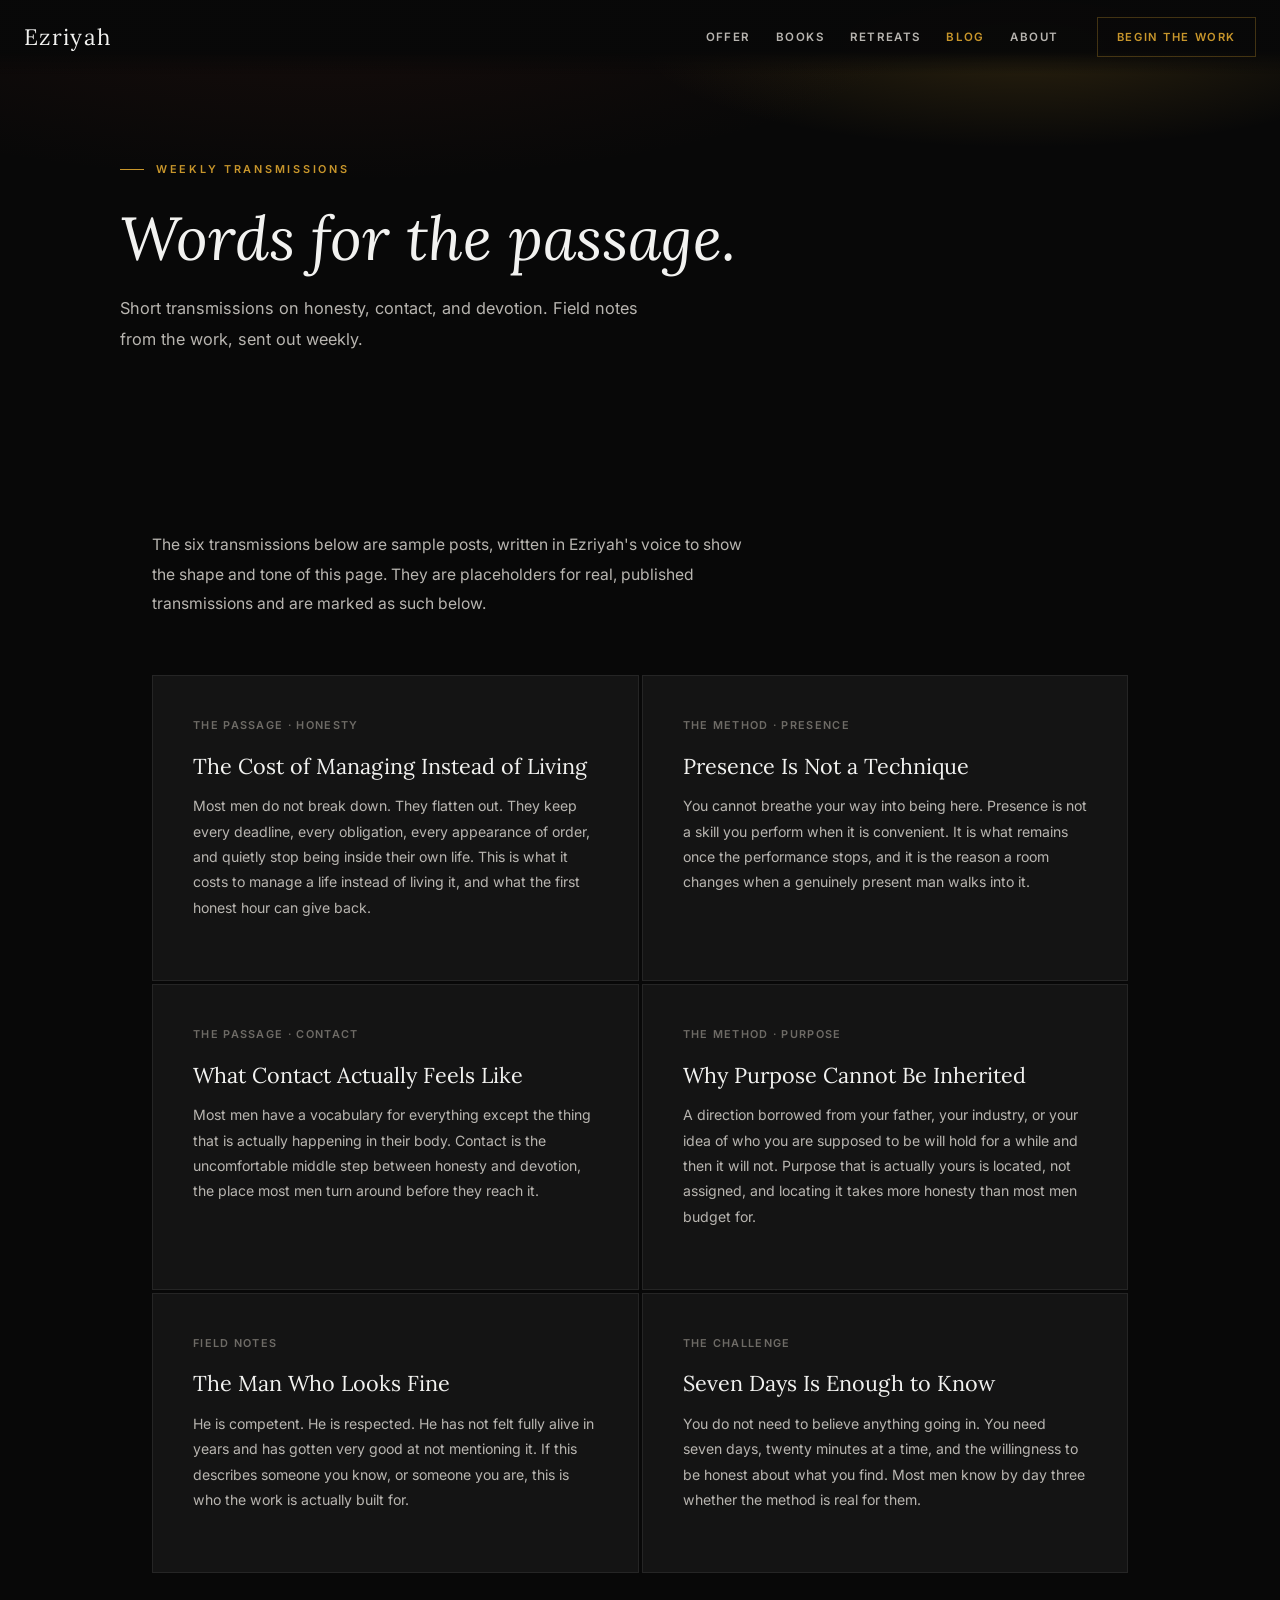
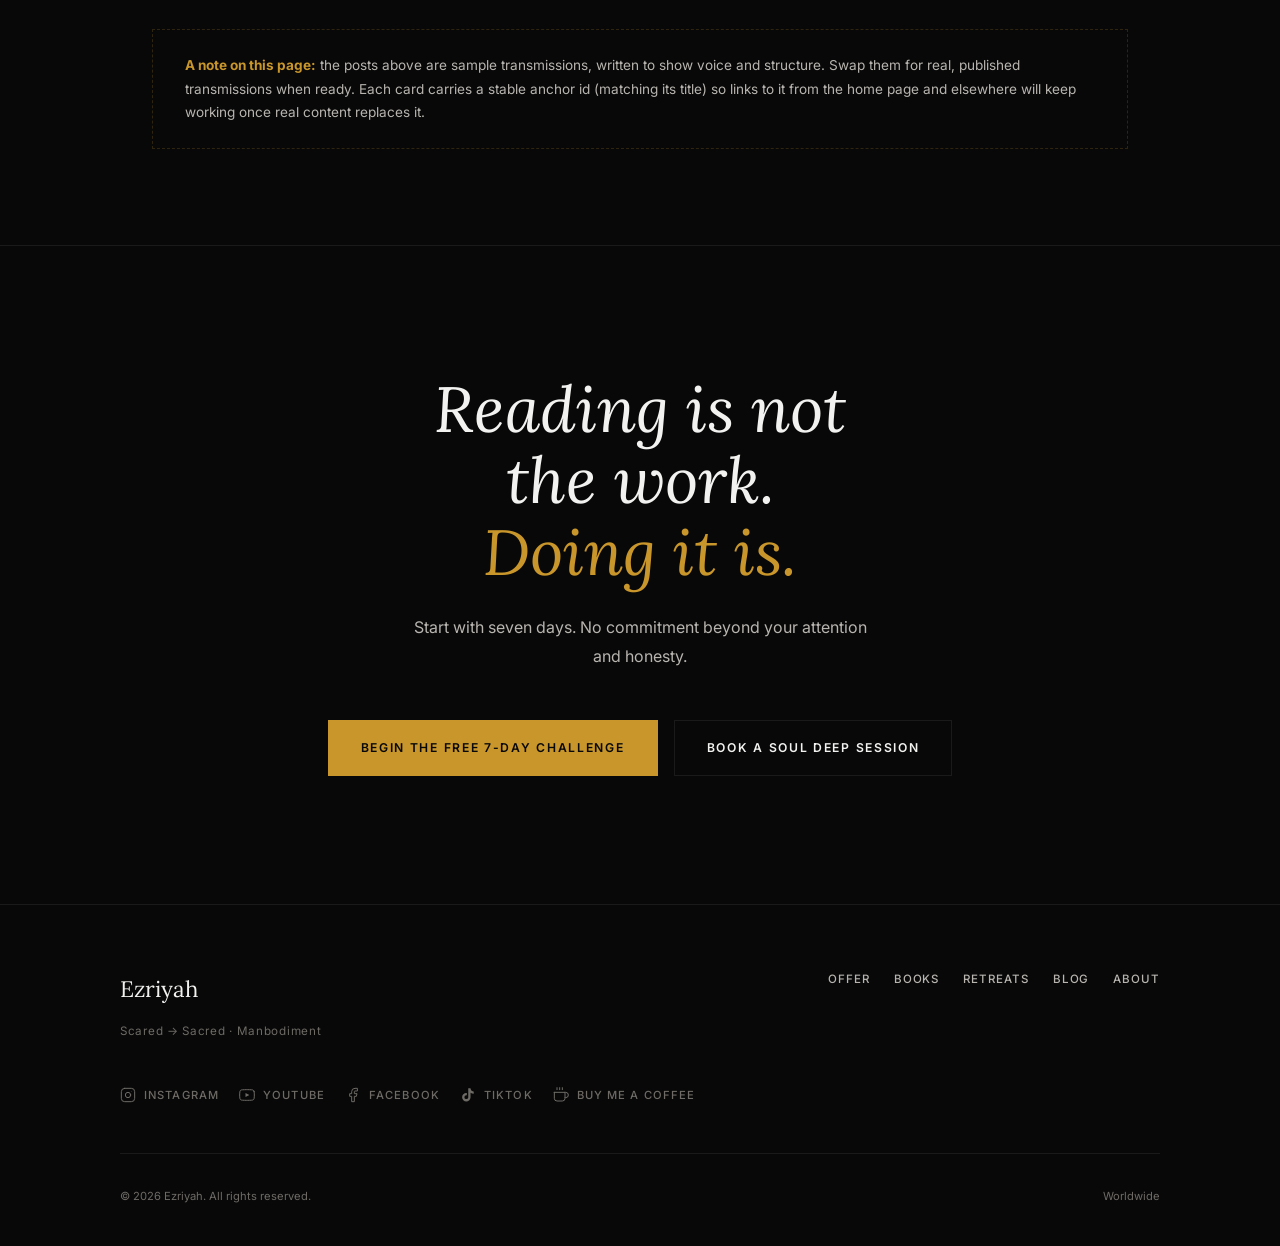
<file: blog.html>
<!DOCTYPE html>
<html lang="en">
<head>
<meta charset="UTF-8"/>
<meta name="viewport" content="width=device-width, initial-scale=1.0"/>
<title>Transmissions | Ezriyah</title>
<meta name="description" content="Weekly transmissions from Ezriyah. Words for the passage from scared to sacred."/>
<!-- social + favicon -->
<meta property="og:type" content="website"/>
<meta property="og:site_name" content="Ezriyah"/>
<meta property="og:url" content="https://ls-sites.github.io/ez/blog.html"/>
<meta property="og:title" content="Transmissions | Ezriyah"/>
<meta property="og:description" content="Weekly transmissions from Ezriyah. Words for the passage from scared to sacred."/>
<meta property="og:image" content="https://ls-sites.github.io/ez/images/ezriyah-thumb.png"/>
<meta property="og:image:width" content="1200"/>
<meta property="og:image:height" content="630"/>
<meta name="twitter:card" content="summary_large_image"/>
<meta name="twitter:title" content="Transmissions | Ezriyah"/>
<meta name="twitter:description" content="Weekly transmissions from Ezriyah. Words for the passage from scared to sacred."/>
<meta name="twitter:image" content="https://ls-sites.github.io/ez/images/ezriyah-thumb.png"/>
<link rel="icon" type="image/svg+xml" href="images/favicon.svg"/>
<link rel="icon" type="image/png" sizes="32x32" href="images/favicon.png"/>
<link rel="apple-touch-icon" href="images/apple-touch-icon.png"/>
<!-- /social -->
<link rel="preconnect" href="https://fonts.googleapis.com"/>
<link rel="preconnect" href="https://fonts.gstatic.com" crossorigin/>
<link href="https://fonts.googleapis.com/css2?family=Cormorant+Garamond:wght@400&family=Inter:wght@300;400;500;600&family=Lora:ital,wght@0,400;1,400&display=swap" rel="stylesheet"/>
<link rel="stylesheet" href="styles.css?v=6"/>
<style>
/* Self-contained top bar — inlined so it never depends on cached CSS */
.ezbar{position:fixed;top:0;left:0;right:0;z-index:200;display:flex;align-items:center;gap:2.5rem;height:74px;padding:0 1.5rem;background:linear-gradient(to bottom,rgba(8,8,8,0.97) 70%,transparent);}
.ezbar-brand{font-family:'Lora',Georgia,serif;font-size:1.4rem;letter-spacing:0.06em;color:#F2F2F0;white-space:nowrap;flex-shrink:0;text-decoration:none;}
.ezbar-nav{display:flex;align-items:center;justify-content:flex-end;gap:1.6rem;flex:1;}
.ezbar-link{font-family:'Inter',system-ui,sans-serif;font-size:0.72rem;font-weight:600;letter-spacing:0.12em;text-transform:uppercase;color:#B8B5B0;text-decoration:none;white-space:nowrap;transition:color .2s;}
.ezbar-link:hover{color:#F2F2F0;}
.ezbar-link.active{color:#C8962B;}
.ezbar-cta{margin-left:0.8rem;font-family:'Inter',system-ui,sans-serif;font-size:0.7rem;font-weight:600;letter-spacing:0.14em;text-transform:uppercase;color:#C8962B;border:1px solid rgba(200,150,43,0.3);padding:0.55rem 1.2rem;white-space:nowrap;text-decoration:none;transition:background .2s,color .2s;flex-shrink:0;}
.ezbar-cta:hover{background:#C8962B;color:#080808;}
.ezbar-burger{display:none;flex-direction:column;justify-content:center;gap:5px;width:44px;height:44px;margin-left:auto;background:none;border:none;cursor:pointer;padding:0;}
.ezbar-burger span{display:block;width:24px;height:2px;background:#F2F2F0;transition:transform .25s,opacity .25s;}
.ezbar.open .ezbar-burger span:nth-child(1){transform:translateY(7px) rotate(45deg);}
.ezbar.open .ezbar-burger span:nth-child(2){opacity:0;}
.ezbar.open .ezbar-burger span:nth-child(3){transform:translateY(-7px) rotate(-45deg);}
@media(max-width:1080px){
  .ezbar-nav{position:absolute;top:74px;left:0;right:0;flex:none;flex-direction:column;align-items:stretch;justify-content:flex-start;gap:0;background:#080808;max-height:0;overflow:hidden;padding:0 1.5rem;transition:max-height .3s ease,padding .3s ease;}
  .ezbar.open .ezbar-nav{max-height:85vh;padding:0.5rem 1.5rem 1.5rem;border-top:1px solid rgba(242,242,240,0.08);}
  .ezbar-link{font-size:1rem;padding:1.1rem 0;border-bottom:1px solid rgba(242,242,240,0.08);}
  .ezbar-cta{margin:1.25rem 0 0;text-align:center;padding:1rem;}
  .ezbar-burger{display:flex;}
}
</style>

</head>
<body>

<!-- ═ TOP BAR (self-contained) ═ -->
<header class="ezbar" id="ezbar">
  <a href="index.html" class="ezbar-brand">Ezriyah</a>
  <div class="ezbar-nav">
    <a href="offer.html" class="ezbar-link">Offer</a>
    <a href="books.html" class="ezbar-link">Books</a>
    <a href="retreats.html" class="ezbar-link">Retreats</a>
    <a href="blog.html" class="ezbar-link active">Blog</a>
    <a href="about.html" class="ezbar-link">About</a>
    <a href="offer.html#connect" class="ezbar-cta">Begin the Work</a>
  </div>
  <button class="ezbar-burger" aria-label="Menu" aria-expanded="false"><span></span><span></span><span></span></button>
</header>
<script>(function(){var bar=document.getElementById('ezbar');if(!bar)return;var btn=bar.querySelector('.ezbar-burger');btn.addEventListener('click',function(){var o=bar.classList.toggle('open');btn.setAttribute('aria-expanded',o);});bar.querySelectorAll('.ezbar-nav a').forEach(function(a){a.addEventListener('click',function(){bar.classList.remove('open');btn.setAttribute('aria-expanded','false');});});})();</script>

<!-- ╔═ PAGE HERO ═════════════════════════════════════╗ -->
<section class="page-hero">
  <div class="page-hero-inner">
    <span class="eyebrow rev">Weekly Transmissions</span>
    <h1 class="page-hero-hl rev rev-delay-1">Words for the passage.</h1>
    <p class="page-hero-sub rev rev-delay-2">Short transmissions on honesty, contact, and devotion. Field notes from the work, sent out weekly.</p>
  </div>
</section>

<!-- ╔═ BLOG GRID ═════════════════════════════════════╗ -->
<section class="blog-section">
  <div class="wrap">
    <p class="blog-intro rev">The six transmissions below are sample posts, written in Ezriyah's voice to show the shape and tone of this page. They are placeholders for real, published transmissions and are marked as such below.</p>

    <div class="blog-grid rev">

      <article class="blog-card" id="the-cost-of-managing">
        <span class="blog-date">The Passage · Honesty</span>
        <h2 class="blog-title">The Cost of Managing Instead of Living</h2>
        <p class="blog-excerpt">Most men do not break down. They flatten out. They keep every deadline, every obligation, every appearance of order, and quietly stop being inside their own life. This is what it costs to manage a life instead of living it, and what the first honest hour can give back.</p>
      </article>

      <article class="blog-card" id="presence-is-not-a-technique">
        <span class="blog-date">The Method · Presence</span>
        <h2 class="blog-title">Presence Is Not a Technique</h2>
        <p class="blog-excerpt">You cannot breathe your way into being here. Presence is not a skill you perform when it is convenient. It is what remains once the performance stops, and it is the reason a room changes when a genuinely present man walks into it.</p>
      </article>

      <article class="blog-card" id="what-contact-actually-feels-like">
        <span class="blog-date">The Passage · Contact</span>
        <h2 class="blog-title">What Contact Actually Feels Like</h2>
        <p class="blog-excerpt">Most men have a vocabulary for everything except the thing that is actually happening in their body. Contact is the uncomfortable middle step between honesty and devotion, the place most men turn around before they reach it.</p>
      </article>

      <article class="blog-card" id="why-purpose-cannot-be-inherited">
        <span class="blog-date">The Method · Purpose</span>
        <h2 class="blog-title">Why Purpose Cannot Be Inherited</h2>
        <p class="blog-excerpt">A direction borrowed from your father, your industry, or your idea of who you are supposed to be will hold for a while and then it will not. Purpose that is actually yours is located, not assigned, and locating it takes more honesty than most men budget for.</p>
      </article>

      <article class="blog-card" id="the-man-who-looks-fine">
        <span class="blog-date">Field Notes</span>
        <h2 class="blog-title">The Man Who Looks Fine</h2>
        <p class="blog-excerpt">He is competent. He is respected. He has not felt fully alive in years and has gotten very good at not mentioning it. If this describes someone you know, or someone you are, this is who the work is actually built for.</p>
      </article>

      <article class="blog-card" id="seven-days-is-enough-to-know">
        <span class="blog-date">The Challenge</span>
        <h2 class="blog-title">Seven Days Is Enough to Know</h2>
        <p class="blog-excerpt">You do not need to believe anything going in. You need seven days, twenty minutes at a time, and the willingness to be honest about what you find. Most men know by day three whether the method is real for them.</p>
      </article>

    </div>

    <div class="placeholder-note rev">
      <strong>A note on this page:</strong> the posts above are sample transmissions, written to show voice and structure. Swap them for real, published transmissions when ready. Each card carries a stable anchor id (matching its title) so links to it from the home page and elsewhere will keep working once real content replaces it.
    </div>
  </div>
</section>

<!-- ╔═ FINAL CTA ═════════════════════════════════════╗ -->
<section class="final-section">
  <div class="wrap-n">
    <h2 class="final-hl rev">
      Reading is not<br>
      the work.<br>
      <em style="color: var(--gold);">Doing it is.</em>
    </h2>
    <p class="final-body rev">
      Start with seven days. No commitment beyond your attention and honesty.
    </p>
    <div class="final-pair rev">
      <a href="index.html#challenge-section" class="btn btn-gold">Begin the Free 7-Day Challenge</a>
      <a href="offer.html#connect" class="btn btn-outline">Book a Soul Deep Session</a>
    </div>
  </div>
</section>

<!-- ╔═ FOOTER ═════════════════════════════════════╗ -->
<footer>
  <div class="foot-top">
    <div>
      <span class="foot-logo">Ezriyah</span>
      <span class="foot-tag">Scared &rarr; Sacred · Manbodiment</span>
    </div>
    <nav class="foot-nav" aria-label="Footer">
      <a href="offer.html">Offer</a>
      <a href="books.html">Books</a>
      <a href="retreats.html">Retreats</a>
      <a href="blog.html">Blog</a>
      <a href="about.html">About</a>
    </nav>
    <div class="socials">
      <a href="https://www.instagram.com/epic_ezriyah" target="_blank" rel="noopener" class="soc">
        <svg viewBox="0 0 24 24" fill="none" stroke="currentColor" stroke-width="1.5" stroke-linecap="round"><rect x="2" y="2" width="20" height="20" rx="5"/><circle cx="12" cy="12" r="4"/><circle cx="17.5" cy="6.5" r="0.5" fill="currentColor" stroke="none"/></svg>
        Instagram
      </a>
      <a href="https://www.youtube.com/@epic_ezriyah" target="_blank" rel="noopener" class="soc">
        <svg viewBox="0 0 24 24" fill="none" stroke="currentColor" stroke-width="1.5" stroke-linecap="round"><path d="M22.54 6.42a2.78 2.78 0 0 0-1.95-1.96C18.88 4 12 4 12 4s-6.88 0-8.59.46A2.78 2.78 0 0 0 1.46 6.42 29 29 0 0 0 1 12a29 29 0 0 0 .46 5.58 2.78 2.78 0 0 0 1.95 1.96C5.12 20 12 20 12 20s6.88 0 8.59-.46a2.78 2.78 0 0 0 1.96-1.96A29 29 0 0 0 23 12a29 29 0 0 0-.46-5.58z"/><polygon points="9.75 15.02 15.5 12 9.75 8.98 9.75 15.02" fill="currentColor" stroke="none"/></svg>
        YouTube
      </a>
      <a href="https://www.facebook.com/derrick.albert.12" target="_blank" rel="noopener" class="soc">
        <svg viewBox="0 0 24 24" fill="none" stroke="currentColor" stroke-width="1.5" stroke-linecap="round"><path d="M18 2h-3a5 5 0 0 0-5 5v3H7v4h3v8h4v-8h3l1-4h-4V7a1 1 0 0 1 1-1h3z"/></svg>
        Facebook
      </a>
      <a href="https://www.tiktok.com/@epic_ezriyah" target="_blank" rel="noopener" class="soc">
        <svg viewBox="0 0 24 24" fill="currentColor"><path d="M19.59 6.69a4.83 4.83 0 0 1-3.77-4.25V2h-3.45v13.67a2.89 2.89 0 0 1-2.88 2.5 2.89 2.89 0 0 1-2.89-2.89 2.89 2.89 0 0 1 2.89-2.89c.28 0 .54.04.79.1V9.01a6.33 6.33 0 0 0-.79-.05 6.34 6.34 0 0 0-6.34 6.34 6.34 6.34 0 0 0 6.34 6.34 6.34 6.34 0 0 0 6.33-6.34V8.79a8.18 8.18 0 0 0 4.78 1.52V6.86a4.85 4.85 0 0 1-1.01-.17z"/></svg>
        TikTok
      </a>
      <a href="https://buymeacoffee.com/ezriyah" target="_blank" rel="noopener" class="soc">
        <svg viewBox="0 0 24 24" fill="none" stroke="currentColor" stroke-width="1.5" stroke-linecap="round"><path d="M18 8h1a4 4 0 0 1 0 8h-1"/><path d="M2 8h16v9a4 4 0 0 1-4 4H6a4 4 0 0 1-4-4V8z"/><line x1="6" y1="1" x2="6" y2="4"/><line x1="10" y1="1" x2="10" y2="4"/><line x1="14" y1="1" x2="14" y2="4"/></svg>
        Buy Me a Coffee
      </a>
    </div>
  </div>
  <div class="foot-bot">
    <span>&copy; 2026 Ezriyah. All rights reserved.</span>
    <span>Worldwide</span>
  </div>
</footer>

<script src="script.js?v=3"></script>
</body>
</html>
</file>
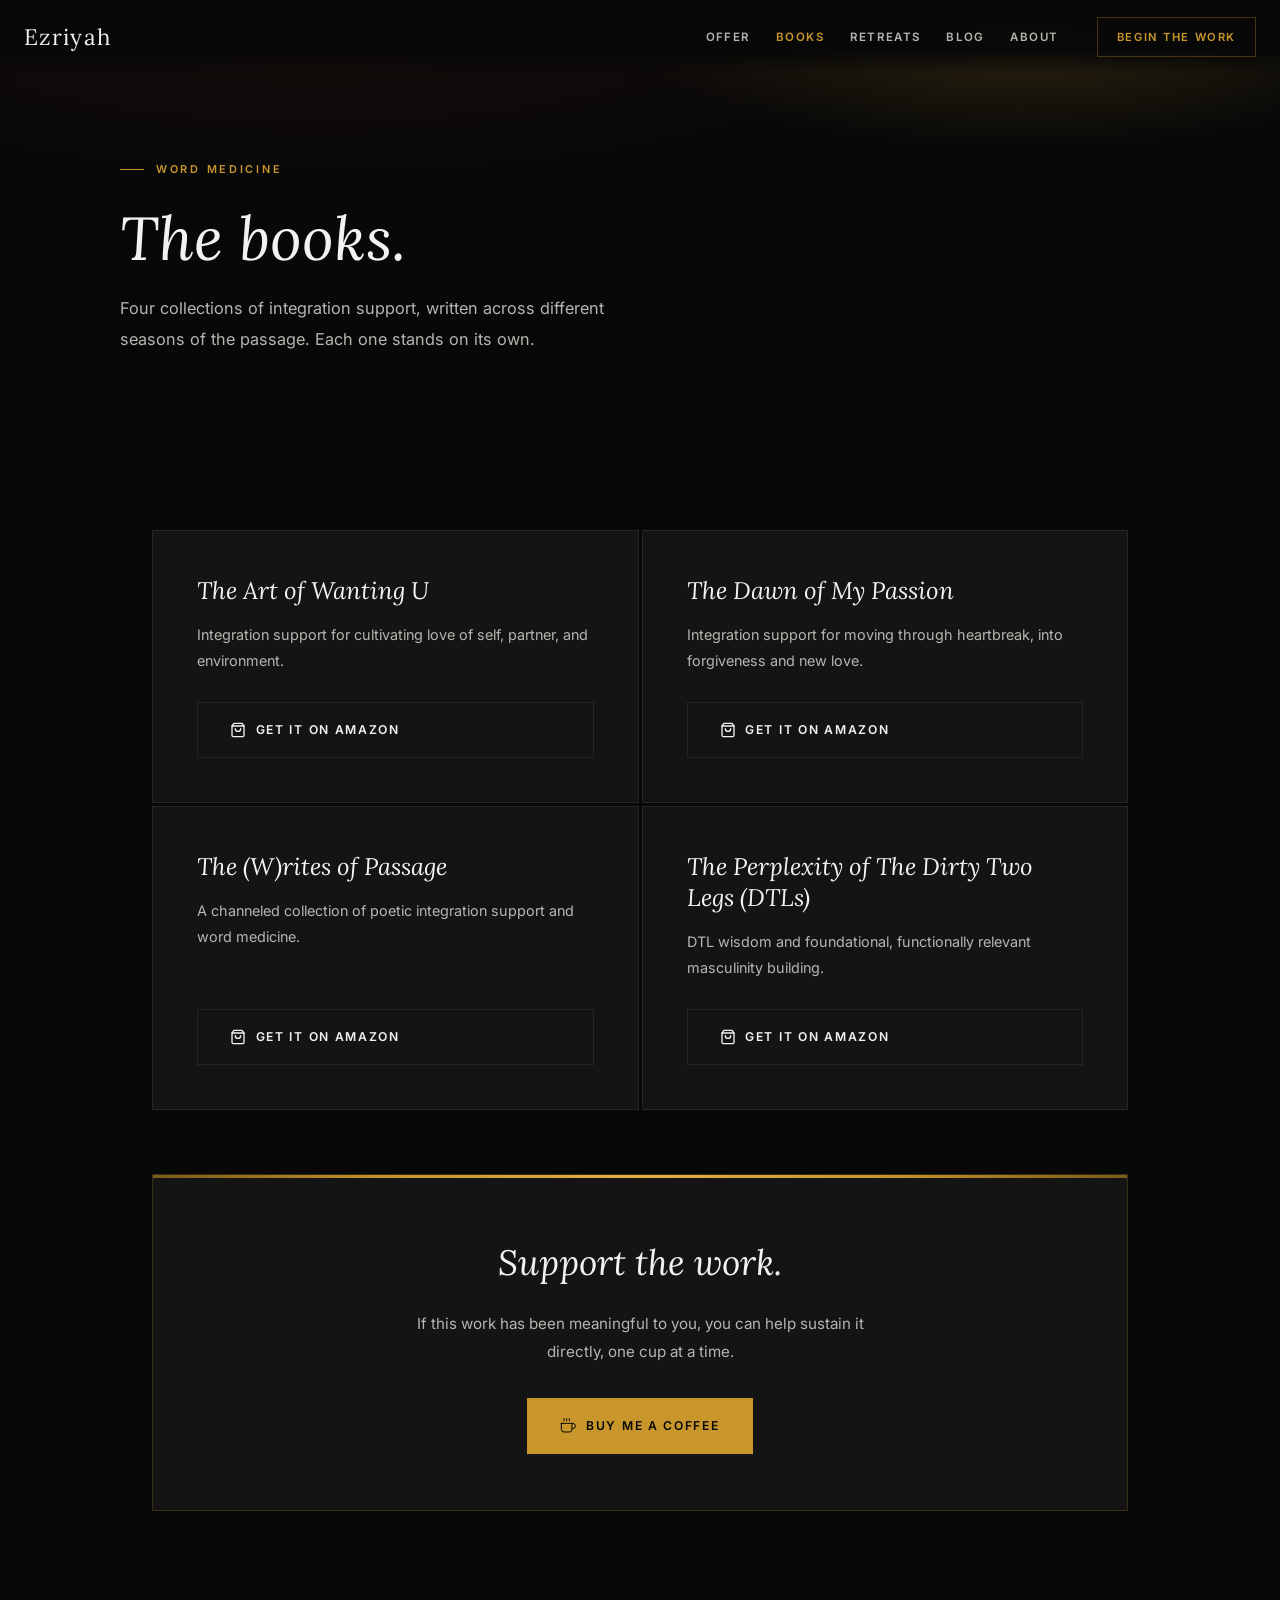
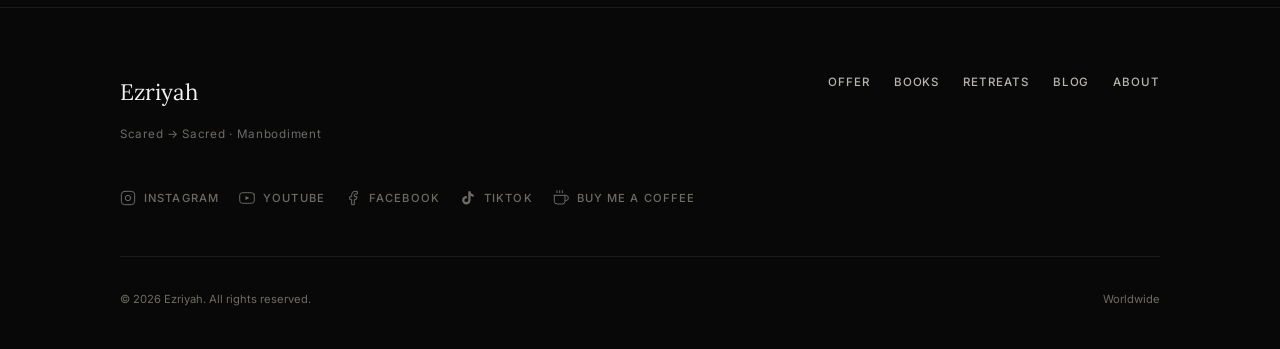
<file: books.html>
<!DOCTYPE html>
<html lang="en">
<head>
<meta charset="UTF-8"/>
<meta name="viewport" content="width=device-width, initial-scale=1.0"/>
<title>Books | Ezriyah</title>
<meta name="description" content="Integration support and word medicine from Ezriyah. Four books for the passage."/>
<!-- social + favicon -->
<meta property="og:type" content="website"/>
<meta property="og:site_name" content="Ezriyah"/>
<meta property="og:url" content="https://ls-sites.github.io/ez/books.html"/>
<meta property="og:title" content="Books | Ezriyah"/>
<meta property="og:description" content="Integration support and word medicine from Ezriyah. Four books for the passage."/>
<meta property="og:image" content="https://ls-sites.github.io/ez/images/ezriyah-thumb.png"/>
<meta property="og:image:width" content="1200"/>
<meta property="og:image:height" content="630"/>
<meta name="twitter:card" content="summary_large_image"/>
<meta name="twitter:title" content="Books | Ezriyah"/>
<meta name="twitter:description" content="Integration support and word medicine from Ezriyah. Four books for the passage."/>
<meta name="twitter:image" content="https://ls-sites.github.io/ez/images/ezriyah-thumb.png"/>
<link rel="icon" type="image/svg+xml" href="images/favicon.svg"/>
<link rel="icon" type="image/png" sizes="32x32" href="images/favicon.png"/>
<link rel="apple-touch-icon" href="images/apple-touch-icon.png"/>
<!-- /social -->
<link rel="preconnect" href="https://fonts.googleapis.com"/>
<link rel="preconnect" href="https://fonts.gstatic.com" crossorigin/>
<link href="https://fonts.googleapis.com/css2?family=Cormorant+Garamond:wght@400&family=Inter:wght@300;400;500;600&family=Lora:ital,wght@0,400;1,400&display=swap" rel="stylesheet"/>
<link rel="stylesheet" href="styles.css?v=6"/>
<style>
/* Self-contained top bar — inlined so it never depends on cached CSS */
.ezbar{position:fixed;top:0;left:0;right:0;z-index:200;display:flex;align-items:center;gap:2.5rem;height:74px;padding:0 1.5rem;background:linear-gradient(to bottom,rgba(8,8,8,0.97) 70%,transparent);}
.ezbar-brand{font-family:'Lora',Georgia,serif;font-size:1.4rem;letter-spacing:0.06em;color:#F2F2F0;white-space:nowrap;flex-shrink:0;text-decoration:none;}
.ezbar-nav{display:flex;align-items:center;justify-content:flex-end;gap:1.6rem;flex:1;}
.ezbar-link{font-family:'Inter',system-ui,sans-serif;font-size:0.72rem;font-weight:600;letter-spacing:0.12em;text-transform:uppercase;color:#B8B5B0;text-decoration:none;white-space:nowrap;transition:color .2s;}
.ezbar-link:hover{color:#F2F2F0;}
.ezbar-link.active{color:#C8962B;}
.ezbar-cta{margin-left:0.8rem;font-family:'Inter',system-ui,sans-serif;font-size:0.7rem;font-weight:600;letter-spacing:0.14em;text-transform:uppercase;color:#C8962B;border:1px solid rgba(200,150,43,0.3);padding:0.55rem 1.2rem;white-space:nowrap;text-decoration:none;transition:background .2s,color .2s;flex-shrink:0;}
.ezbar-cta:hover{background:#C8962B;color:#080808;}
.ezbar-burger{display:none;flex-direction:column;justify-content:center;gap:5px;width:44px;height:44px;margin-left:auto;background:none;border:none;cursor:pointer;padding:0;}
.ezbar-burger span{display:block;width:24px;height:2px;background:#F2F2F0;transition:transform .25s,opacity .25s;}
.ezbar.open .ezbar-burger span:nth-child(1){transform:translateY(7px) rotate(45deg);}
.ezbar.open .ezbar-burger span:nth-child(2){opacity:0;}
.ezbar.open .ezbar-burger span:nth-child(3){transform:translateY(-7px) rotate(-45deg);}
@media(max-width:1080px){
  .ezbar-nav{position:absolute;top:74px;left:0;right:0;flex:none;flex-direction:column;align-items:stretch;justify-content:flex-start;gap:0;background:#080808;max-height:0;overflow:hidden;padding:0 1.5rem;transition:max-height .3s ease,padding .3s ease;}
  .ezbar.open .ezbar-nav{max-height:85vh;padding:0.5rem 1.5rem 1.5rem;border-top:1px solid rgba(242,242,240,0.08);}
  .ezbar-link{font-size:1rem;padding:1.1rem 0;border-bottom:1px solid rgba(242,242,240,0.08);}
  .ezbar-cta{margin:1.25rem 0 0;text-align:center;padding:1rem;}
  .ezbar-burger{display:flex;}
}
</style>

</head>
<body>

<!-- ═ TOP BAR (self-contained) ═ -->
<header class="ezbar" id="ezbar">
  <a href="index.html" class="ezbar-brand">Ezriyah</a>
  <div class="ezbar-nav">
    <a href="offer.html" class="ezbar-link">Offer</a>
    <a href="books.html" class="ezbar-link active">Books</a>
    <a href="retreats.html" class="ezbar-link">Retreats</a>
    <a href="blog.html" class="ezbar-link">Blog</a>
    <a href="about.html" class="ezbar-link">About</a>
    <a href="offer.html#connect" class="ezbar-cta">Begin the Work</a>
  </div>
  <button class="ezbar-burger" aria-label="Menu" aria-expanded="false"><span></span><span></span><span></span></button>
</header>
<script>(function(){var bar=document.getElementById('ezbar');if(!bar)return;var btn=bar.querySelector('.ezbar-burger');btn.addEventListener('click',function(){var o=bar.classList.toggle('open');btn.setAttribute('aria-expanded',o);});bar.querySelectorAll('.ezbar-nav a').forEach(function(a){a.addEventListener('click',function(){bar.classList.remove('open');btn.setAttribute('aria-expanded','false');});});})();</script>

<!-- ╔═ PAGE HERO ═════════════════════════════════════╗ -->
<section class="page-hero">
  <div class="page-hero-inner">
    <span class="eyebrow rev">Word Medicine</span>
    <h1 class="page-hero-hl rev rev-delay-1">The books.</h1>
    <p class="page-hero-sub rev rev-delay-2">Four collections of integration support, written across different seasons of the passage. Each one stands on its own.</p>
  </div>
</section>

<!-- ╔═ BOOKS GRID ═════════════════════════════════════╗ -->
<section class="books-section">
  <div class="wrap">
    <div class="books-grid rev">

      <div class="book-card">
        <h2 class="book-title">The Art of Wanting U</h2>
        <p class="book-desc">Integration support for cultivating love of self, partner, and environment.</p>
        <a href="https://www.amazon.com/dp/1095117696" target="_blank" rel="noopener" class="btn btn-outline">
          <svg viewBox="0 0 24 24" fill="none" stroke="currentColor" stroke-width="2" stroke-linecap="round"><path d="M6 2L3 6v14a2 2 0 0 0 2 2h14a2 2 0 0 0 2-2V6l-3-4z"/><line x1="3" y1="6" x2="21" y2="6"/><path d="M16 10a4 4 0 0 1-8 0"/></svg>
          Get It on Amazon
        </a>
      </div>

      <div class="book-card">
        <h2 class="book-title">The Dawn of My Passion</h2>
        <p class="book-desc">Integration support for moving through heartbreak, into forgiveness and new love.</p>
        <a href="https://www.amazon.com/dp/1797060554" target="_blank" rel="noopener" class="btn btn-outline">
          <svg viewBox="0 0 24 24" fill="none" stroke="currentColor" stroke-width="2" stroke-linecap="round"><path d="M6 2L3 6v14a2 2 0 0 0 2 2h14a2 2 0 0 0 2-2V6l-3-4z"/><line x1="3" y1="6" x2="21" y2="6"/><path d="M16 10a4 4 0 0 1-8 0"/></svg>
          Get It on Amazon
        </a>
      </div>

      <div class="book-card">
        <h2 class="book-title">The (W)rites of Passage</h2>
        <p class="book-desc">A channeled collection of poetic integration support and word medicine.</p>
        <a href="https://www.amazon.com/dp/1091410399" target="_blank" rel="noopener" class="btn btn-outline">
          <svg viewBox="0 0 24 24" fill="none" stroke="currentColor" stroke-width="2" stroke-linecap="round"><path d="M6 2L3 6v14a2 2 0 0 0 2 2h14a2 2 0 0 0 2-2V6l-3-4z"/><line x1="3" y1="6" x2="21" y2="6"/><path d="M16 10a4 4 0 0 1-8 0"/></svg>
          Get It on Amazon
        </a>
      </div>

      <div class="book-card">
        <h2 class="book-title">The Perplexity of The Dirty Two Legs (DTLs)</h2>
        <p class="book-desc">DTL wisdom and foundational, functionally relevant masculinity building.</p>
        <a href="https://www.amazon.com/dp/B0FYCPN684" target="_blank" rel="noopener" class="btn btn-outline">
          <svg viewBox="0 0 24 24" fill="none" stroke="currentColor" stroke-width="2" stroke-linecap="round"><path d="M6 2L3 6v14a2 2 0 0 0 2 2h14a2 2 0 0 0 2-2V6l-3-4z"/><line x1="3" y1="6" x2="21" y2="6"/><path d="M16 10a4 4 0 0 1-8 0"/></svg>
          Get It on Amazon
        </a>
      </div>

    </div>

    <div class="coffee-band rev">
      <h2 class="coffee-hl">Support the work.</h2>
      <p class="coffee-body">If this work has been meaningful to you, you can help sustain it directly, one cup at a time.</p>
      <a href="https://buymeacoffee.com/ezriyah" target="_blank" rel="noopener" class="btn btn-gold">
        <svg viewBox="0 0 24 24" fill="none" stroke="currentColor" stroke-width="1.5" stroke-linecap="round"><path d="M18 8h1a4 4 0 0 1 0 8h-1"/><path d="M2 8h16v9a4 4 0 0 1-4 4H6a4 4 0 0 1-4-4V8z"/><line x1="6" y1="1" x2="6" y2="4"/><line x1="10" y1="1" x2="10" y2="4"/><line x1="14" y1="1" x2="14" y2="4"/></svg>
        Buy Me a Coffee
      </a>
    </div>
  </div>
</section>

<!-- ╔═ FOOTER ═════════════════════════════════════╗ -->
<footer>
  <div class="foot-top">
    <div>
      <span class="foot-logo">Ezriyah</span>
      <span class="foot-tag">Scared &rarr; Sacred · Manbodiment</span>
    </div>
    <nav class="foot-nav" aria-label="Footer">
      <a href="offer.html">Offer</a>
      <a href="books.html">Books</a>
      <a href="retreats.html">Retreats</a>
      <a href="blog.html">Blog</a>
      <a href="about.html">About</a>
    </nav>
    <div class="socials">
      <a href="https://www.instagram.com/epic_ezriyah" target="_blank" rel="noopener" class="soc">
        <svg viewBox="0 0 24 24" fill="none" stroke="currentColor" stroke-width="1.5" stroke-linecap="round"><rect x="2" y="2" width="20" height="20" rx="5"/><circle cx="12" cy="12" r="4"/><circle cx="17.5" cy="6.5" r="0.5" fill="currentColor" stroke="none"/></svg>
        Instagram
      </a>
      <a href="https://www.youtube.com/@epic_ezriyah" target="_blank" rel="noopener" class="soc">
        <svg viewBox="0 0 24 24" fill="none" stroke="currentColor" stroke-width="1.5" stroke-linecap="round"><path d="M22.54 6.42a2.78 2.78 0 0 0-1.95-1.96C18.88 4 12 4 12 4s-6.88 0-8.59.46A2.78 2.78 0 0 0 1.46 6.42 29 29 0 0 0 1 12a29 29 0 0 0 .46 5.58 2.78 2.78 0 0 0 1.95 1.96C5.12 20 12 20 12 20s6.88 0 8.59-.46a2.78 2.78 0 0 0 1.96-1.96A29 29 0 0 0 23 12a29 29 0 0 0-.46-5.58z"/><polygon points="9.75 15.02 15.5 12 9.75 8.98 9.75 15.02" fill="currentColor" stroke="none"/></svg>
        YouTube
      </a>
      <a href="https://www.facebook.com/derrick.albert.12" target="_blank" rel="noopener" class="soc">
        <svg viewBox="0 0 24 24" fill="none" stroke="currentColor" stroke-width="1.5" stroke-linecap="round"><path d="M18 2h-3a5 5 0 0 0-5 5v3H7v4h3v8h4v-8h3l1-4h-4V7a1 1 0 0 1 1-1h3z"/></svg>
        Facebook
      </a>
      <a href="https://www.tiktok.com/@epic_ezriyah" target="_blank" rel="noopener" class="soc">
        <svg viewBox="0 0 24 24" fill="currentColor"><path d="M19.59 6.69a4.83 4.83 0 0 1-3.77-4.25V2h-3.45v13.67a2.89 2.89 0 0 1-2.88 2.5 2.89 2.89 0 0 1-2.89-2.89 2.89 2.89 0 0 1 2.89-2.89c.28 0 .54.04.79.1V9.01a6.33 6.33 0 0 0-.79-.05 6.34 6.34 0 0 0-6.34 6.34 6.34 6.34 0 0 0 6.34 6.34 6.34 6.34 0 0 0 6.33-6.34V8.79a8.18 8.18 0 0 0 4.78 1.52V6.86a4.85 4.85 0 0 1-1.01-.17z"/></svg>
        TikTok
      </a>
      <a href="https://buymeacoffee.com/ezriyah" target="_blank" rel="noopener" class="soc">
        <svg viewBox="0 0 24 24" fill="none" stroke="currentColor" stroke-width="1.5" stroke-linecap="round"><path d="M18 8h1a4 4 0 0 1 0 8h-1"/><path d="M2 8h16v9a4 4 0 0 1-4 4H6a4 4 0 0 1-4-4V8z"/><line x1="6" y1="1" x2="6" y2="4"/><line x1="10" y1="1" x2="10" y2="4"/><line x1="14" y1="1" x2="14" y2="4"/></svg>
        Buy Me a Coffee
      </a>
    </div>
  </div>
  <div class="foot-bot">
    <span>&copy; 2026 Ezriyah. All rights reserved.</span>
    <span>Worldwide</span>
  </div>
</footer>

<script src="script.js?v=3"></script>
</body>
</html>
</file>
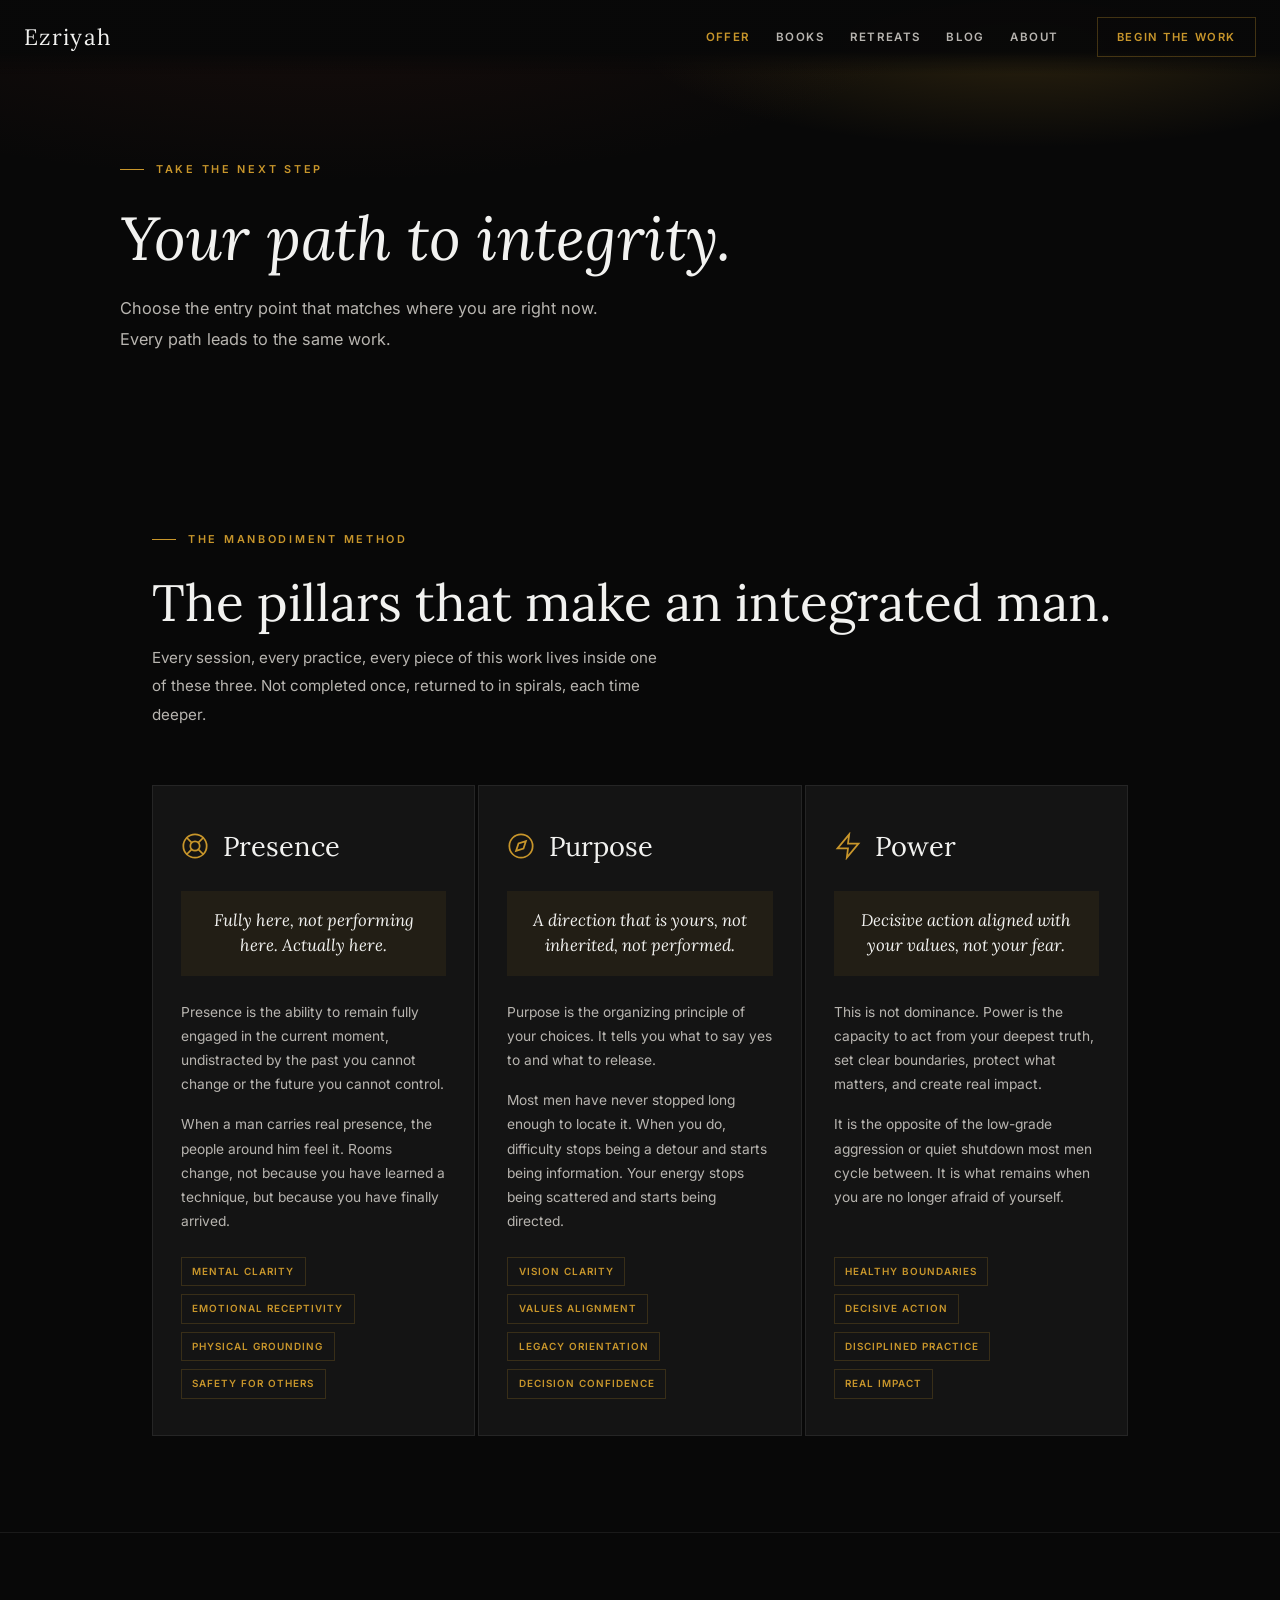
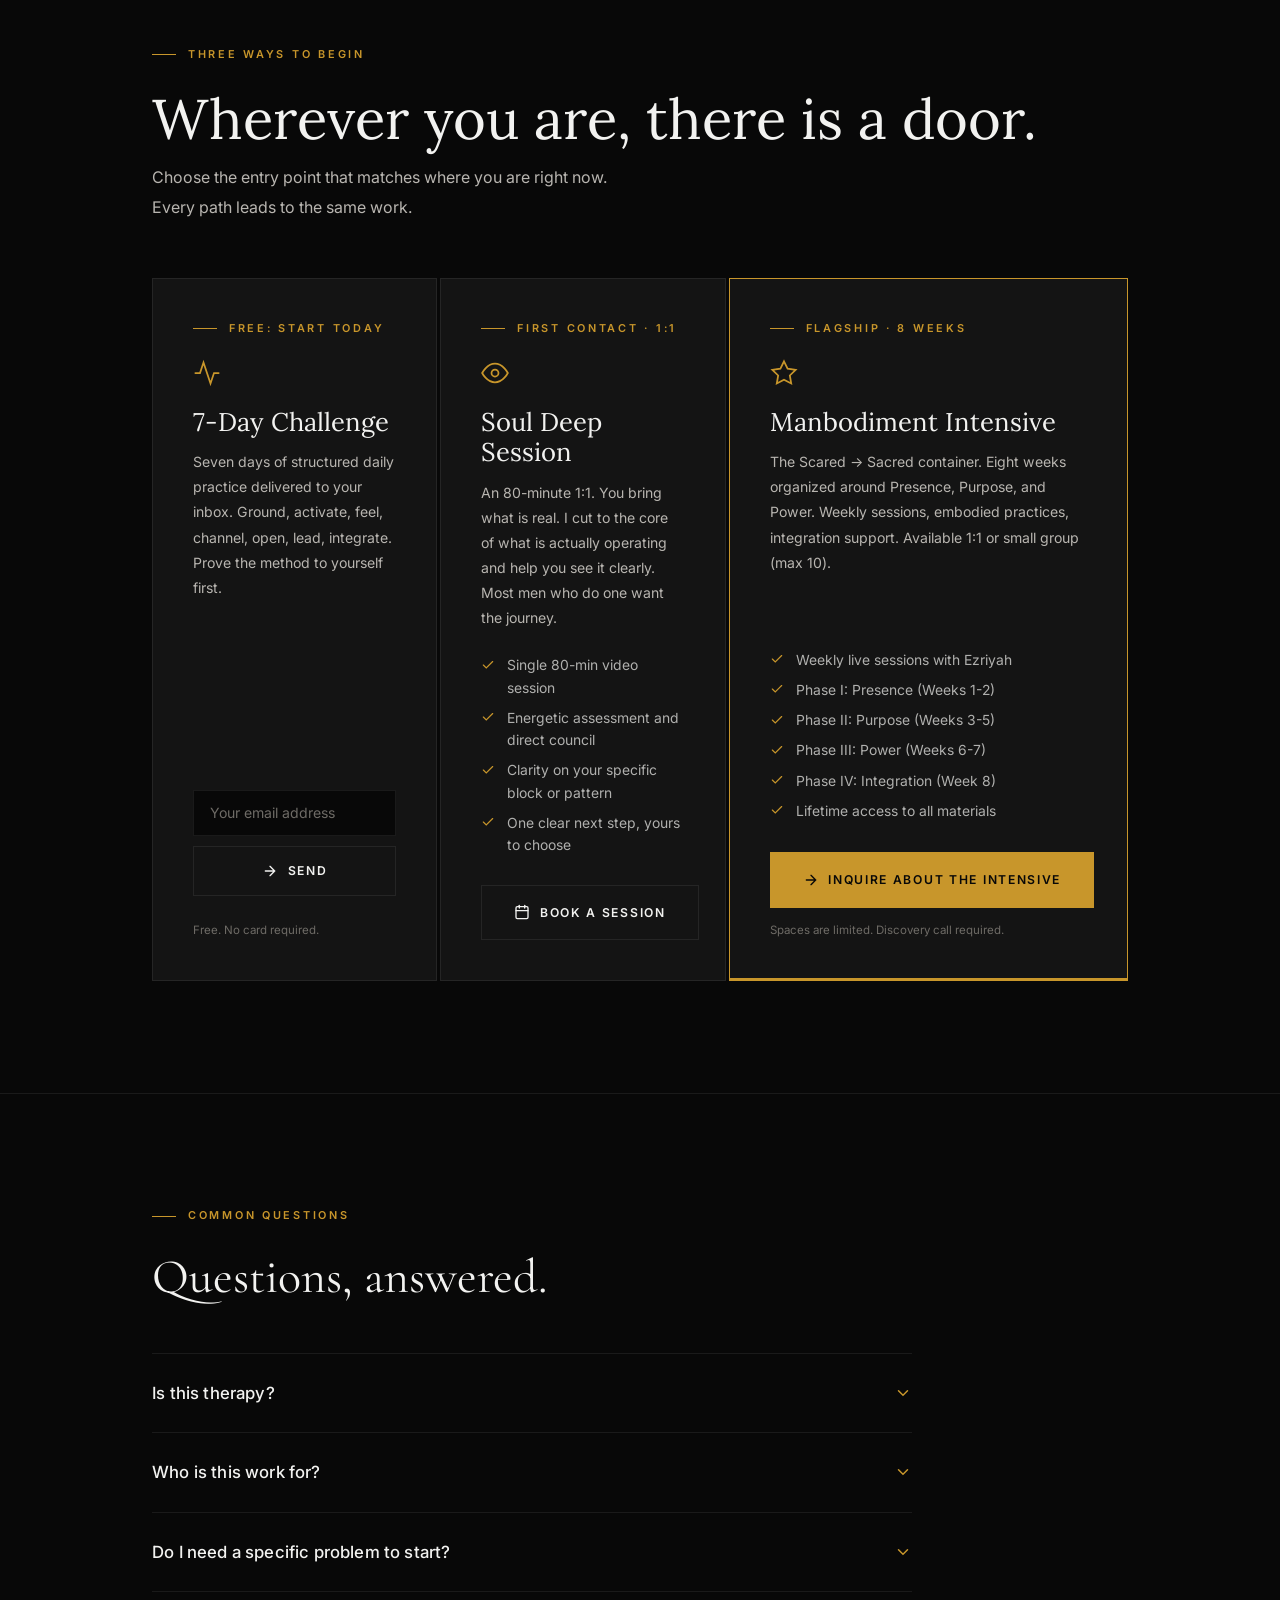
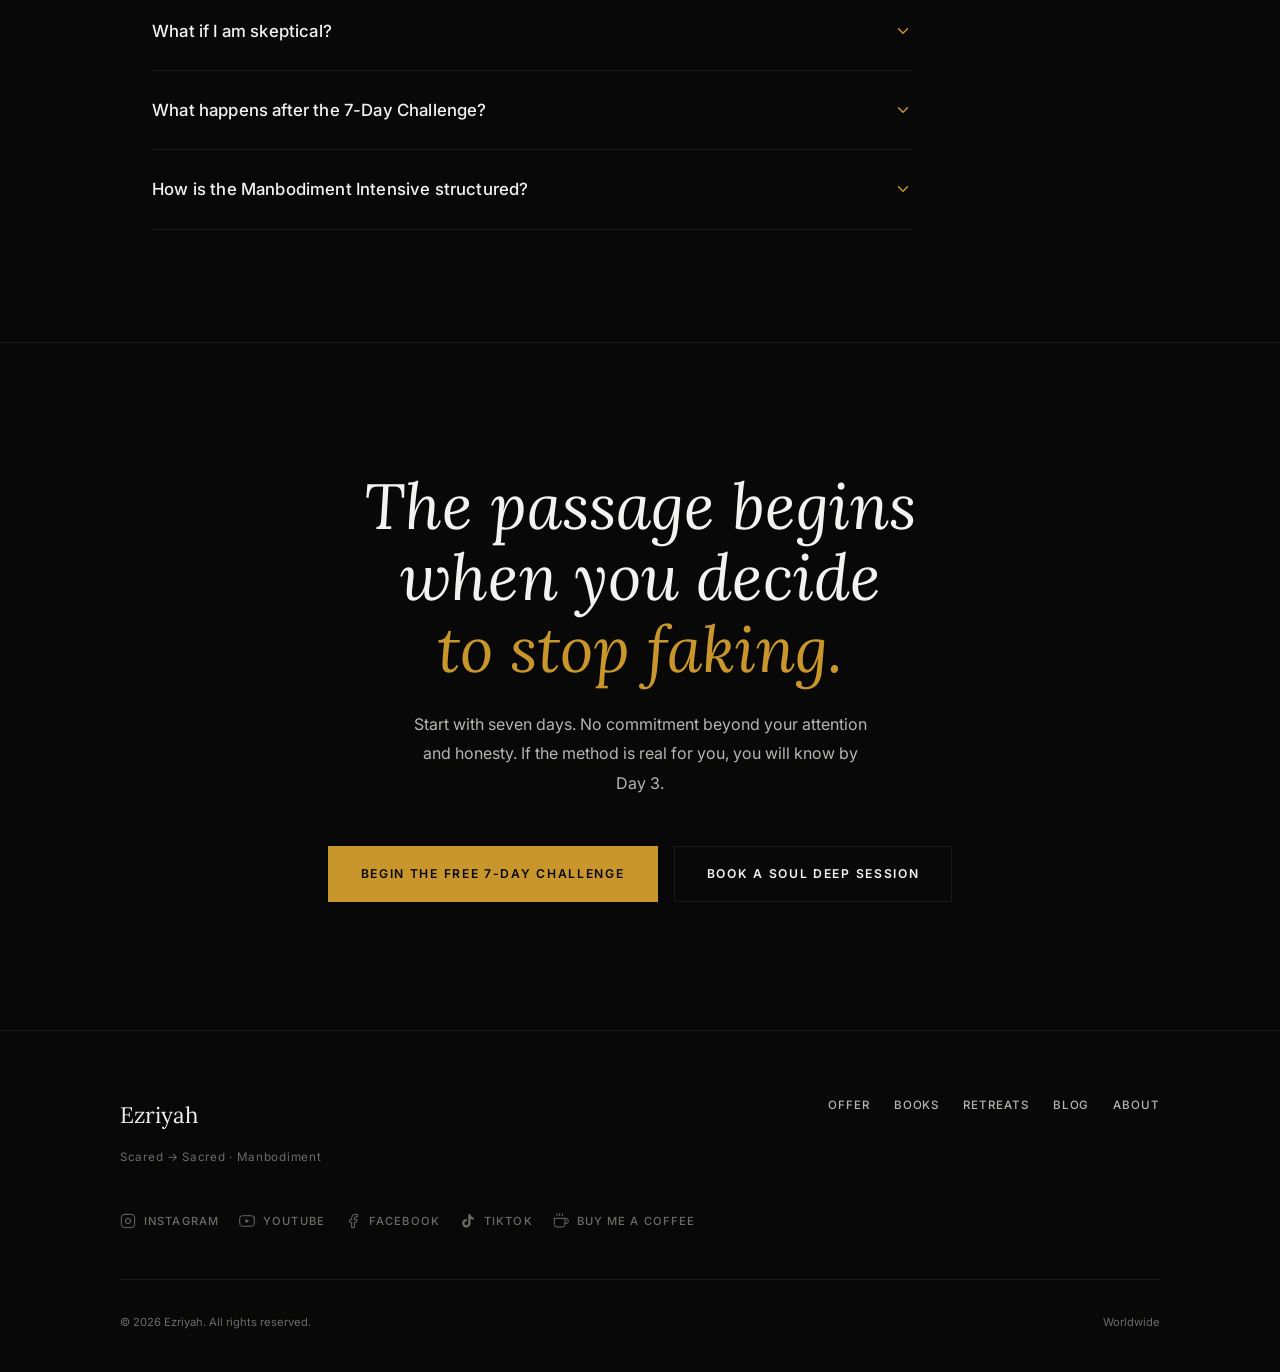
<file: offer.html>
<!DOCTYPE html>
<html lang="en">
<head>
<meta charset="UTF-8"/>
<meta name="viewport" content="width=device-width, initial-scale=1.0"/>
<title>The Offer | Ezriyah</title>
<meta name="description" content="Your path to integrity. The Manbodiment Method, and every way to begin working with Ezriyah."/>
<!-- social + favicon -->
<meta property="og:type" content="website"/>
<meta property="og:site_name" content="Ezriyah"/>
<meta property="og:url" content="https://ls-sites.github.io/ez/offer.html"/>
<meta property="og:title" content="The Offer | Ezriyah"/>
<meta property="og:description" content="Your path to integrity. The Manbodiment Method, and every way to begin working with Ezriyah."/>
<meta property="og:image" content="https://ls-sites.github.io/ez/images/ezriyah-thumb.png"/>
<meta property="og:image:width" content="1200"/>
<meta property="og:image:height" content="630"/>
<meta name="twitter:card" content="summary_large_image"/>
<meta name="twitter:title" content="The Offer | Ezriyah"/>
<meta name="twitter:description" content="Your path to integrity. The Manbodiment Method, and every way to begin working with Ezriyah."/>
<meta name="twitter:image" content="https://ls-sites.github.io/ez/images/ezriyah-thumb.png"/>
<link rel="icon" type="image/svg+xml" href="images/favicon.svg"/>
<link rel="icon" type="image/png" sizes="32x32" href="images/favicon.png"/>
<link rel="apple-touch-icon" href="images/apple-touch-icon.png"/>
<!-- /social -->
<link rel="preconnect" href="https://fonts.googleapis.com"/>
<link rel="preconnect" href="https://fonts.gstatic.com" crossorigin/>
<link href="https://fonts.googleapis.com/css2?family=Cormorant+Garamond:wght@400&family=Inter:wght@300;400;500;600&family=Lora:ital,wght@0,400;1,400&display=swap" rel="stylesheet"/>
<link rel="stylesheet" href="styles.css?v=6"/>
<style>
/* Self-contained top bar — inlined so it never depends on cached CSS */
.ezbar{position:fixed;top:0;left:0;right:0;z-index:200;display:flex;align-items:center;gap:2.5rem;height:74px;padding:0 1.5rem;background:linear-gradient(to bottom,rgba(8,8,8,0.97) 70%,transparent);}
.ezbar-brand{font-family:'Lora',Georgia,serif;font-size:1.4rem;letter-spacing:0.06em;color:#F2F2F0;white-space:nowrap;flex-shrink:0;text-decoration:none;}
.ezbar-nav{display:flex;align-items:center;justify-content:flex-end;gap:1.6rem;flex:1;}
.ezbar-link{font-family:'Inter',system-ui,sans-serif;font-size:0.72rem;font-weight:600;letter-spacing:0.12em;text-transform:uppercase;color:#B8B5B0;text-decoration:none;white-space:nowrap;transition:color .2s;}
.ezbar-link:hover{color:#F2F2F0;}
.ezbar-link.active{color:#C8962B;}
.ezbar-cta{margin-left:0.8rem;font-family:'Inter',system-ui,sans-serif;font-size:0.7rem;font-weight:600;letter-spacing:0.14em;text-transform:uppercase;color:#C8962B;border:1px solid rgba(200,150,43,0.3);padding:0.55rem 1.2rem;white-space:nowrap;text-decoration:none;transition:background .2s,color .2s;flex-shrink:0;}
.ezbar-cta:hover{background:#C8962B;color:#080808;}
.ezbar-burger{display:none;flex-direction:column;justify-content:center;gap:5px;width:44px;height:44px;margin-left:auto;background:none;border:none;cursor:pointer;padding:0;}
.ezbar-burger span{display:block;width:24px;height:2px;background:#F2F2F0;transition:transform .25s,opacity .25s;}
.ezbar.open .ezbar-burger span:nth-child(1){transform:translateY(7px) rotate(45deg);}
.ezbar.open .ezbar-burger span:nth-child(2){opacity:0;}
.ezbar.open .ezbar-burger span:nth-child(3){transform:translateY(-7px) rotate(-45deg);}
@media(max-width:1080px){
  .ezbar-nav{position:absolute;top:74px;left:0;right:0;flex:none;flex-direction:column;align-items:stretch;justify-content:flex-start;gap:0;background:#080808;max-height:0;overflow:hidden;padding:0 1.5rem;transition:max-height .3s ease,padding .3s ease;}
  .ezbar.open .ezbar-nav{max-height:85vh;padding:0.5rem 1.5rem 1.5rem;border-top:1px solid rgba(242,242,240,0.08);}
  .ezbar-link{font-size:1rem;padding:1.1rem 0;border-bottom:1px solid rgba(242,242,240,0.08);}
  .ezbar-cta{margin:1.25rem 0 0;text-align:center;padding:1rem;}
  .ezbar-burger{display:flex;}
}
</style>

</head>
<body>

<!-- ═ TOP BAR (self-contained) ═ -->
<header class="ezbar" id="ezbar">
  <a href="index.html" class="ezbar-brand">Ezriyah</a>
  <div class="ezbar-nav">
    <a href="offer.html" class="ezbar-link active">Offer</a>
    <a href="books.html" class="ezbar-link">Books</a>
    <a href="retreats.html" class="ezbar-link">Retreats</a>
    <a href="blog.html" class="ezbar-link">Blog</a>
    <a href="about.html" class="ezbar-link">About</a>
    <a href="#connect" class="ezbar-cta">Begin the Work</a>
  </div>
  <button class="ezbar-burger" aria-label="Menu" aria-expanded="false"><span></span><span></span><span></span></button>
</header>
<script>(function(){var bar=document.getElementById('ezbar');if(!bar)return;var btn=bar.querySelector('.ezbar-burger');btn.addEventListener('click',function(){var o=bar.classList.toggle('open');btn.setAttribute('aria-expanded',o);});bar.querySelectorAll('.ezbar-nav a').forEach(function(a){a.addEventListener('click',function(){bar.classList.remove('open');btn.setAttribute('aria-expanded','false');});});})();</script>

<!-- ╔═ PAGE HERO ═════════════════════════════════════╗ -->
<section class="page-hero">
  <div class="page-hero-inner">
    <span class="eyebrow rev">Take the Next Step</span>
    <h1 class="page-hero-hl rev rev-delay-1">Your path to integrity.</h1>
    <p class="page-hero-sub rev rev-delay-2">Choose the entry point that matches where you are right now. Every path leads to the same work.</p>
  </div>
</section>

<!-- ╔═ METHOD - 3P, full ═════════════════════════════╗ -->
<section class="method" id="method">
  <div class="wrap">
    <div class="method-head">
      <span class="eyebrow rev">The Manbodiment Method</span>
      <h2 class="method-hl rev">The pillars that make an integrated man.</h2>
      <p class="method-sub rev">Every session, every practice, every piece of this work lives inside one of these three. Not completed once, returned to in spirals, each time deeper.</p>
    </div>
    <div class="pillars rev">

      <div class="pillar">
        <div class="p-head">
          <svg class="p-icon" viewBox="0 0 24 24" fill="none" stroke="currentColor" stroke-width="1.5" stroke-linecap="round"><circle cx="12" cy="12" r="10"/><circle cx="12" cy="12" r="4"/><line x1="4.93" y1="4.93" x2="9.17" y2="9.17"/><line x1="14.83" y1="14.83" x2="19.07" y2="19.07"/><line x1="14.83" y1="9.17" x2="19.07" y2="4.93"/><line x1="4.93" y1="19.07" x2="9.17" y2="14.83"/></svg>
          <div class="p-name">Presence</div>
        </div>
        <div class="p-def-box">Fully here, not performing here. Actually here.</div>
        <p class="p-body">Presence is the ability to remain fully engaged in the current moment, undistracted by the past you cannot change or the future you cannot control.</p>
        <p class="p-body">When a man carries real presence, the people around him feel it. Rooms change, not because you have learned a technique, but because you have finally arrived.</p>
        <div class="p-tags">
          <span class="p-tag">Mental clarity</span>
          <span class="p-tag">Emotional receptivity</span>
          <span class="p-tag">Physical grounding</span>
          <span class="p-tag">Safety for others</span>
        </div>
      </div>

      <div class="pillar">
        <div class="p-head">
          <svg class="p-icon" viewBox="0 0 24 24" fill="none" stroke="currentColor" stroke-width="1.5" stroke-linecap="round"><circle cx="12" cy="12" r="10"/><polygon points="16.24 7.76 14.12 14.12 7.76 16.24 9.88 9.88 16.24 7.76"/></svg>
          <div class="p-name">Purpose</div>
        </div>
        <div class="p-def-box">A direction that is yours, not inherited, not performed.</div>
        <p class="p-body">Purpose is the organizing principle of your choices. It tells you what to say yes to and what to release.</p>
        <p class="p-body">Most men have never stopped long enough to locate it. When you do, difficulty stops being a detour and starts being information. Your energy stops being scattered and starts being directed.</p>
        <div class="p-tags">
          <span class="p-tag">Vision clarity</span>
          <span class="p-tag">Values alignment</span>
          <span class="p-tag">Legacy orientation</span>
          <span class="p-tag">Decision confidence</span>
        </div>
      </div>

      <div class="pillar">
        <div class="p-head">
          <svg class="p-icon" viewBox="0 0 24 24" fill="none" stroke="currentColor" stroke-width="1.5" stroke-linecap="round"><polygon points="13 2 3 14 12 14 11 22 21 10 12 10 13 2"/></svg>
          <div class="p-name">Power</div>
        </div>
        <div class="p-def-box">Decisive action aligned with your values, not your fear.</div>
        <p class="p-body">This is not dominance. Power is the capacity to act from your deepest truth, set clear boundaries, protect what matters, and create real impact.</p>
        <p class="p-body">It is the opposite of the low-grade aggression or quiet shutdown most men cycle between. It is what remains when you are no longer afraid of yourself.</p>
        <div class="p-tags">
          <span class="p-tag">Healthy boundaries</span>
          <span class="p-tag">Decisive action</span>
          <span class="p-tag">Disciplined practice</span>
          <span class="p-tag">Real impact</span>
        </div>
      </div>

    </div>
  </div>
</section>

<!-- ╔═ OFFER / CONNECT HUB ═══════════════════════════╗ -->
<section class="connect" id="connect" style="border-top:1px solid var(--border-dim);">
  <div class="wrap">
    <div class="connect-head">
      <span class="eyebrow rev">Three Ways to Begin</span>
      <h2 class="connect-hl rev">Wherever you are, there is a door.</h2>
      <p class="connect-sub rev">Choose the entry point that matches where you are right now. Every path leads to the same work.</p>
    </div>
    <div class="connect-grid rev">

      <div class="c-card">
        <span class="eyebrow c-tag">Free: Start Today</span>
        <svg class="c-icon" viewBox="0 0 24 24" fill="none" stroke="currentColor" stroke-width="1.5" stroke-linecap="round"><polyline points="22 12 18 12 15 21 9 3 6 12 2 12"/></svg>
        <h3 class="c-title">7-Day Challenge</h3>
        <p class="c-desc">Seven days of structured daily practice delivered to your inbox. Ground, activate, feel, channel, open, lead, integrate. Prove the method to yourself first.</p>
        <form class="c-form" data-noop="1">
          <input type="email" placeholder="Your email address" required/>
          <button type="submit" class="btn btn-outline">
            <svg viewBox="0 0 24 24" fill="none" stroke="currentColor" stroke-width="2" stroke-linecap="round"><path d="M5 12h14M12 5l7 7-7 7"/></svg>
            Send
          </button>
        </form>
        <p class="c-note">Free. No card required.</p>
      </div>

      <div class="c-card">
        <span class="eyebrow c-tag">First Contact · 1:1</span>
        <svg class="c-icon" viewBox="0 0 24 24" fill="none" stroke="currentColor" stroke-width="1.5" stroke-linecap="round"><path d="M1 12s4-8 11-8 11 8 11 8-4 8-11 8-11-8-11-8z"/><circle cx="12" cy="12" r="3"/></svg>
        <h3 class="c-title">Soul Deep Session</h3>
        <p class="c-desc">An 80-minute 1:1. You bring what is real. I cut to the core of what is actually operating and help you see it clearly. Most men who do one want the journey.</p>
        <ul class="c-list">
          <li><svg viewBox="0 0 24 24" fill="none" stroke="currentColor" stroke-width="2" stroke-linecap="round"><polyline points="20 6 9 17 4 12"/></svg>Single 80-min video session</li>
          <li><svg viewBox="0 0 24 24" fill="none" stroke="currentColor" stroke-width="2" stroke-linecap="round"><polyline points="20 6 9 17 4 12"/></svg>Energetic assessment and direct council</li>
          <li><svg viewBox="0 0 24 24" fill="none" stroke="currentColor" stroke-width="2" stroke-linecap="round"><polyline points="20 6 9 17 4 12"/></svg>Clarity on your specific block or pattern</li>
          <li><svg viewBox="0 0 24 24" fill="none" stroke="currentColor" stroke-width="2" stroke-linecap="round"><polyline points="20 6 9 17 4 12"/></svg>One clear next step, yours to choose</li>
        </ul>
        <a href="#" class="btn btn-outline" style="align-self:flex-start;">
          <svg viewBox="0 0 24 24" fill="none" stroke="currentColor" stroke-width="2" stroke-linecap="round"><rect x="3" y="4" width="18" height="18" rx="2"/><line x1="16" y1="2" x2="16" y2="6"/><line x1="8" y1="2" x2="8" y2="6"/><line x1="3" y1="10" x2="21" y2="10"/></svg>
          Book a Session
        </a>
      </div>

      <div class="c-card featured">
        <span class="eyebrow c-tag">Flagship · 8 Weeks</span>
        <svg class="c-icon" viewBox="0 0 24 24" fill="none" stroke="currentColor" stroke-width="1.5" stroke-linecap="round"><polygon points="12 2 15.09 8.26 22 9.27 17 14.14 18.18 21.02 12 17.77 5.82 21.02 7 14.14 2 9.27 8.91 8.26 12 2"/></svg>
        <h3 class="c-title">Manbodiment Intensive</h3>
        <p class="c-desc">The Scared &rarr; Sacred container. Eight weeks organized around Presence, Purpose, and Power. Weekly sessions, embodied practices, integration support. Available 1:1 or small group (max 10).</p>
        <ul class="c-list">
          <li><svg viewBox="0 0 24 24" fill="none" stroke="currentColor" stroke-width="2" stroke-linecap="round"><polyline points="20 6 9 17 4 12"/></svg>Weekly live sessions with Ezriyah</li>
          <li><svg viewBox="0 0 24 24" fill="none" stroke="currentColor" stroke-width="2" stroke-linecap="round"><polyline points="20 6 9 17 4 12"/></svg>Phase I: Presence (Weeks 1-2)</li>
          <li><svg viewBox="0 0 24 24" fill="none" stroke="currentColor" stroke-width="2" stroke-linecap="round"><polyline points="20 6 9 17 4 12"/></svg>Phase II: Purpose (Weeks 3-5)</li>
          <li><svg viewBox="0 0 24 24" fill="none" stroke="currentColor" stroke-width="2" stroke-linecap="round"><polyline points="20 6 9 17 4 12"/></svg>Phase III: Power (Weeks 6-7)</li>
          <li><svg viewBox="0 0 24 24" fill="none" stroke="currentColor" stroke-width="2" stroke-linecap="round"><polyline points="20 6 9 17 4 12"/></svg>Phase IV: Integration (Week 8)</li>
          <li><svg viewBox="0 0 24 24" fill="none" stroke="currentColor" stroke-width="2" stroke-linecap="round"><polyline points="20 6 9 17 4 12"/></svg>Lifetime access to all materials</li>
        </ul>
        <a href="#" class="btn btn-gold" style="align-self:flex-start;">
          <svg viewBox="0 0 24 24" fill="none" stroke="currentColor" stroke-width="2" stroke-linecap="round"><path d="M5 12h14M12 5l7 7-7 7"/></svg>
          Inquire About the Intensive
        </a>
        <p class="c-note">Spaces are limited. Discovery call required.</p>
      </div>

    </div>
  </div>
</section>

<!-- ╔═ FAQ ═══════════════════════════════════════════╗ -->
<section class="faq">
  <div class="wrap">
    <div class="faq-head">
      <span class="eyebrow rev">Common Questions</span>
      <h2 class="faq-hl rev">Questions, answered.</h2>
    </div>
    <div class="faq-list rev">
      <details class="faq-item">
        <summary class="faq-q">
          <span>Is this therapy?</span>
          <svg class="faq-chevron" viewBox="0 0 24 24" fill="none" stroke="currentColor" stroke-width="2" stroke-linecap="round"><polyline points="6 9 12 15 18 9"/></svg>
        </summary>
        <p class="faq-a">No. This is embodiment and integration work, not clinical treatment. If you are in crisis or working through a diagnosed condition, please also work with a licensed therapist or medical provider. Many men do both at once.</p>
      </details>
      <details class="faq-item">
        <summary class="faq-q">
          <span>Who is this work for?</span>
          <svg class="faq-chevron" viewBox="0 0 24 24" fill="none" stroke="currentColor" stroke-width="2" stroke-linecap="round"><polyline points="6 9 12 15 18 9"/></svg>
        </summary>
        <p class="faq-a">Men who look successful from the outside and feel disconnected on the inside. If you are managing a life more than living it, this is built for you.</p>
      </details>
      <details class="faq-item">
        <summary class="faq-q">
          <span>Do I need a specific problem to start?</span>
          <svg class="faq-chevron" viewBox="0 0 24 24" fill="none" stroke="currentColor" stroke-width="2" stroke-linecap="round"><polyline points="6 9 12 15 18 9"/></svg>
        </summary>
        <p class="faq-a">No. Most men arrive with a vague sense that something is off, not a diagnosis. The 7-Day Challenge is designed to help you find the shape of it.</p>
      </details>
      <details class="faq-item">
        <summary class="faq-q">
          <span>What if I am skeptical?</span>
          <svg class="faq-chevron" viewBox="0 0 24 24" fill="none" stroke="currentColor" stroke-width="2" stroke-linecap="round"><polyline points="6 9 12 15 18 9"/></svg>
        </summary>
        <p class="faq-a">Good. Bring the skepticism. The work does not ask you to believe anything, only to be honest for seven days and see what happens.</p>
      </details>
      <details class="faq-item">
        <summary class="faq-q">
          <span>What happens after the 7-Day Challenge?</span>
          <svg class="faq-chevron" viewBox="0 0 24 24" fill="none" stroke="currentColor" stroke-width="2" stroke-linecap="round"><polyline points="6 9 12 15 18 9"/></svg>
        </summary>
        <p class="faq-a">You will have a clear sense of whether the method is real for you. From there, a Soul Deep Session or the Manbodiment Intensive are the next steps, whenever you are ready.</p>
      </details>
      <details class="faq-item">
        <summary class="faq-q">
          <span>How is the Manbodiment Intensive structured?</span>
          <svg class="faq-chevron" viewBox="0 0 24 24" fill="none" stroke="currentColor" stroke-width="2" stroke-linecap="round"><polyline points="6 9 12 15 18 9"/></svg>
        </summary>
        <p class="faq-a">Eight weeks organized around Presence, Purpose, and Power, available 1:1 or in a small group of up to ten men. A discovery call comes first, to confirm it is the right fit.</p>
      </details>
    </div>
  </div>
</section>

<!-- ╔═ FINAL CTA ═════════════════════════════════════╗ -->
<section class="final-section">
  <div class="wrap-n">
    <h2 class="final-hl rev">
      The passage begins<br>
      when you decide<br>
      <em style="color: var(--gold);">to stop faking.</em>
    </h2>
    <p class="final-body rev">
      Start with seven days. No commitment beyond your attention and honesty. If the method is real for you, you will know by Day 3.
    </p>
    <div class="final-pair rev">
      <a href="index.html#challenge-section" class="btn btn-gold">Begin the Free 7-Day Challenge</a>
      <a href="#connect" class="btn btn-outline">Book a Soul Deep Session</a>
    </div>
  </div>
</section>

<!-- ╔═ FOOTER ═════════════════════════════════════╗ -->
<footer>
  <div class="foot-top">
    <div>
      <span class="foot-logo">Ezriyah</span>
      <span class="foot-tag">Scared &rarr; Sacred · Manbodiment</span>
    </div>
    <nav class="foot-nav" aria-label="Footer">
      <a href="offer.html">Offer</a>
      <a href="books.html">Books</a>
      <a href="retreats.html">Retreats</a>
      <a href="blog.html">Blog</a>
      <a href="about.html">About</a>
    </nav>
    <div class="socials">
      <a href="https://www.instagram.com/epic_ezriyah" target="_blank" rel="noopener" class="soc">
        <svg viewBox="0 0 24 24" fill="none" stroke="currentColor" stroke-width="1.5" stroke-linecap="round"><rect x="2" y="2" width="20" height="20" rx="5"/><circle cx="12" cy="12" r="4"/><circle cx="17.5" cy="6.5" r="0.5" fill="currentColor" stroke="none"/></svg>
        Instagram
      </a>
      <a href="https://www.youtube.com/@epic_ezriyah" target="_blank" rel="noopener" class="soc">
        <svg viewBox="0 0 24 24" fill="none" stroke="currentColor" stroke-width="1.5" stroke-linecap="round"><path d="M22.54 6.42a2.78 2.78 0 0 0-1.95-1.96C18.88 4 12 4 12 4s-6.88 0-8.59.46A2.78 2.78 0 0 0 1.46 6.42 29 29 0 0 0 1 12a29 29 0 0 0 .46 5.58 2.78 2.78 0 0 0 1.95 1.96C5.12 20 12 20 12 20s6.88 0 8.59-.46a2.78 2.78 0 0 0 1.96-1.96A29 29 0 0 0 23 12a29 29 0 0 0-.46-5.58z"/><polygon points="9.75 15.02 15.5 12 9.75 8.98 9.75 15.02" fill="currentColor" stroke="none"/></svg>
        YouTube
      </a>
      <a href="https://www.facebook.com/derrick.albert.12" target="_blank" rel="noopener" class="soc">
        <svg viewBox="0 0 24 24" fill="none" stroke="currentColor" stroke-width="1.5" stroke-linecap="round"><path d="M18 2h-3a5 5 0 0 0-5 5v3H7v4h3v8h4v-8h3l1-4h-4V7a1 1 0 0 1 1-1h3z"/></svg>
        Facebook
      </a>
      <a href="https://www.tiktok.com/@epic_ezriyah" target="_blank" rel="noopener" class="soc">
        <svg viewBox="0 0 24 24" fill="currentColor"><path d="M19.59 6.69a4.83 4.83 0 0 1-3.77-4.25V2h-3.45v13.67a2.89 2.89 0 0 1-2.88 2.5 2.89 2.89 0 0 1-2.89-2.89 2.89 2.89 0 0 1 2.89-2.89c.28 0 .54.04.79.1V9.01a6.33 6.33 0 0 0-.79-.05 6.34 6.34 0 0 0-6.34 6.34 6.34 6.34 0 0 0 6.34 6.34 6.34 6.34 0 0 0 6.33-6.34V8.79a8.18 8.18 0 0 0 4.78 1.52V6.86a4.85 4.85 0 0 1-1.01-.17z"/></svg>
        TikTok
      </a>
      <a href="https://buymeacoffee.com/ezriyah" target="_blank" rel="noopener" class="soc">
        <svg viewBox="0 0 24 24" fill="none" stroke="currentColor" stroke-width="1.5" stroke-linecap="round"><path d="M18 8h1a4 4 0 0 1 0 8h-1"/><path d="M2 8h16v9a4 4 0 0 1-4 4H6a4 4 0 0 1-4-4V8z"/><line x1="6" y1="1" x2="6" y2="4"/><line x1="10" y1="1" x2="10" y2="4"/><line x1="14" y1="1" x2="14" y2="4"/></svg>
        Buy Me a Coffee
      </a>
    </div>
  </div>
  <div class="foot-bot">
    <span>&copy; 2026 Ezriyah. All rights reserved.</span>
    <span>Worldwide</span>
  </div>
</footer>

<script src="script.js?v=3"></script>
</body>
</html>
</file>
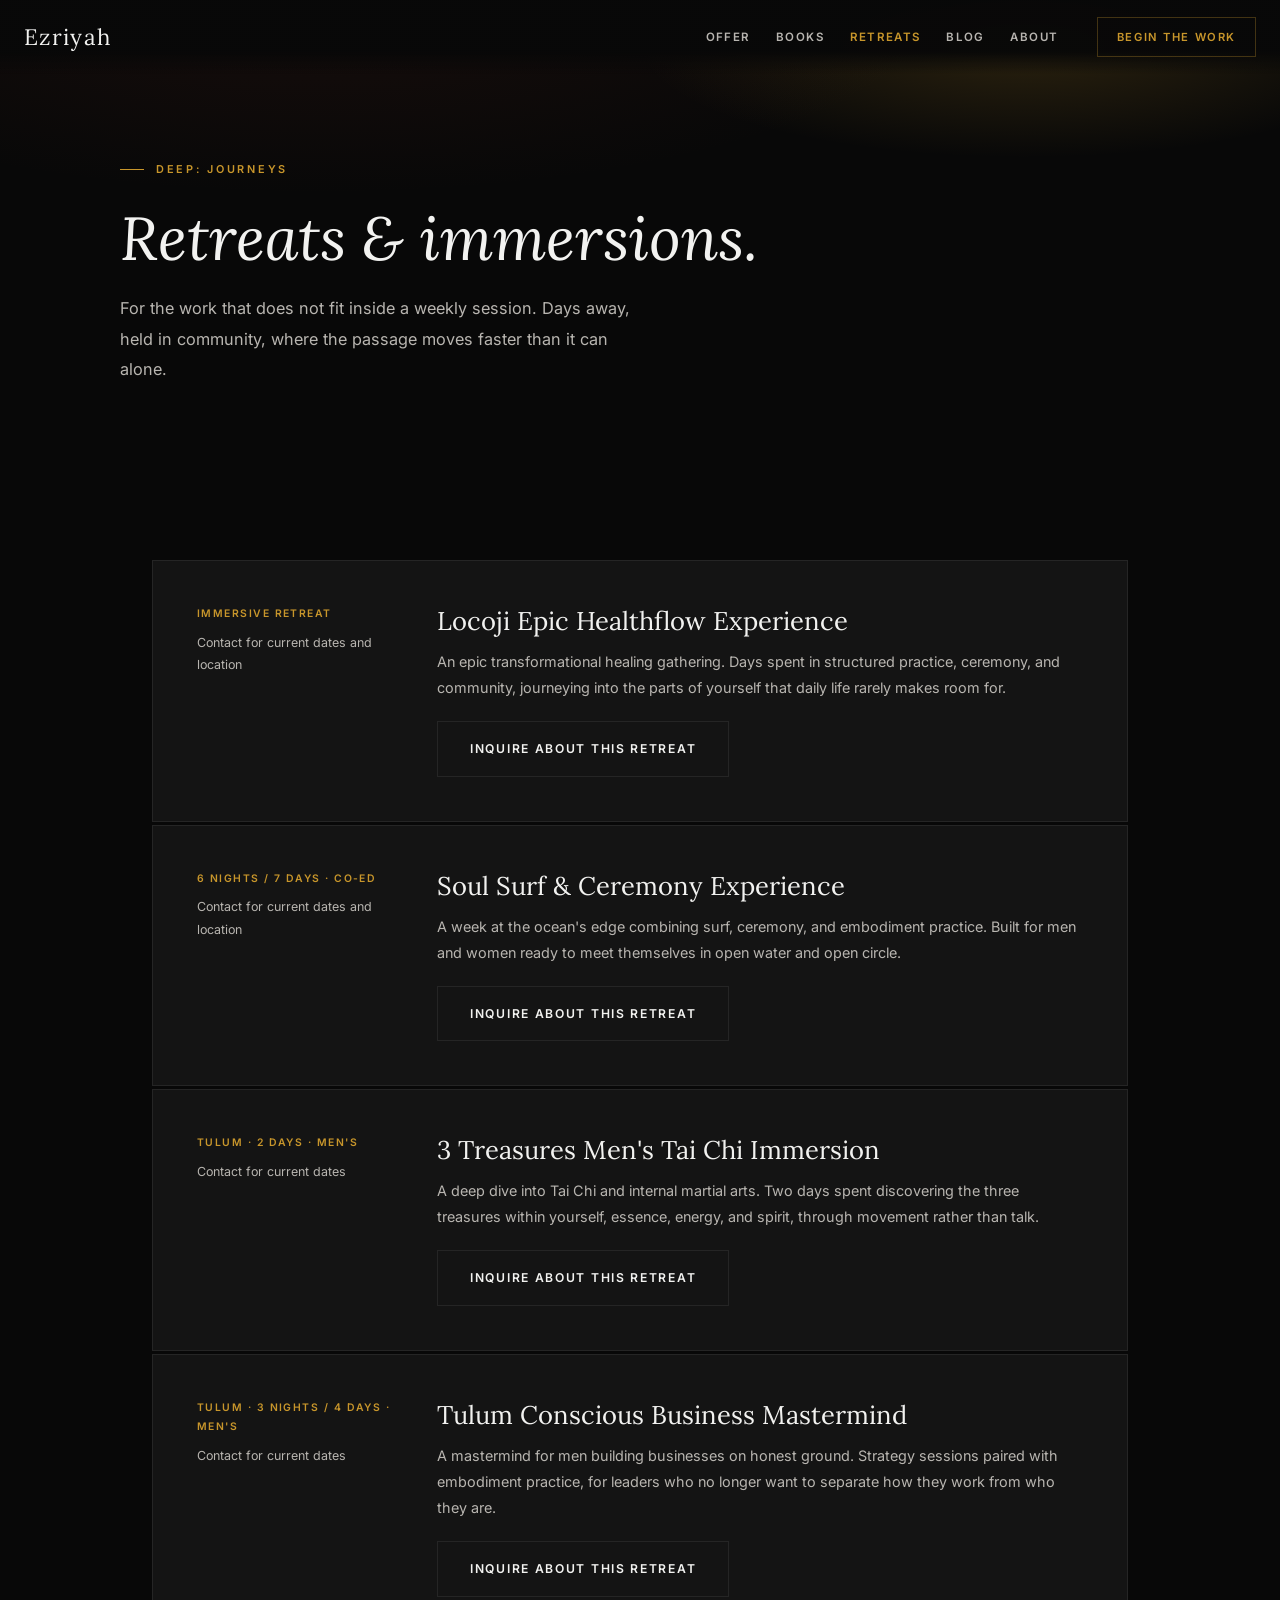
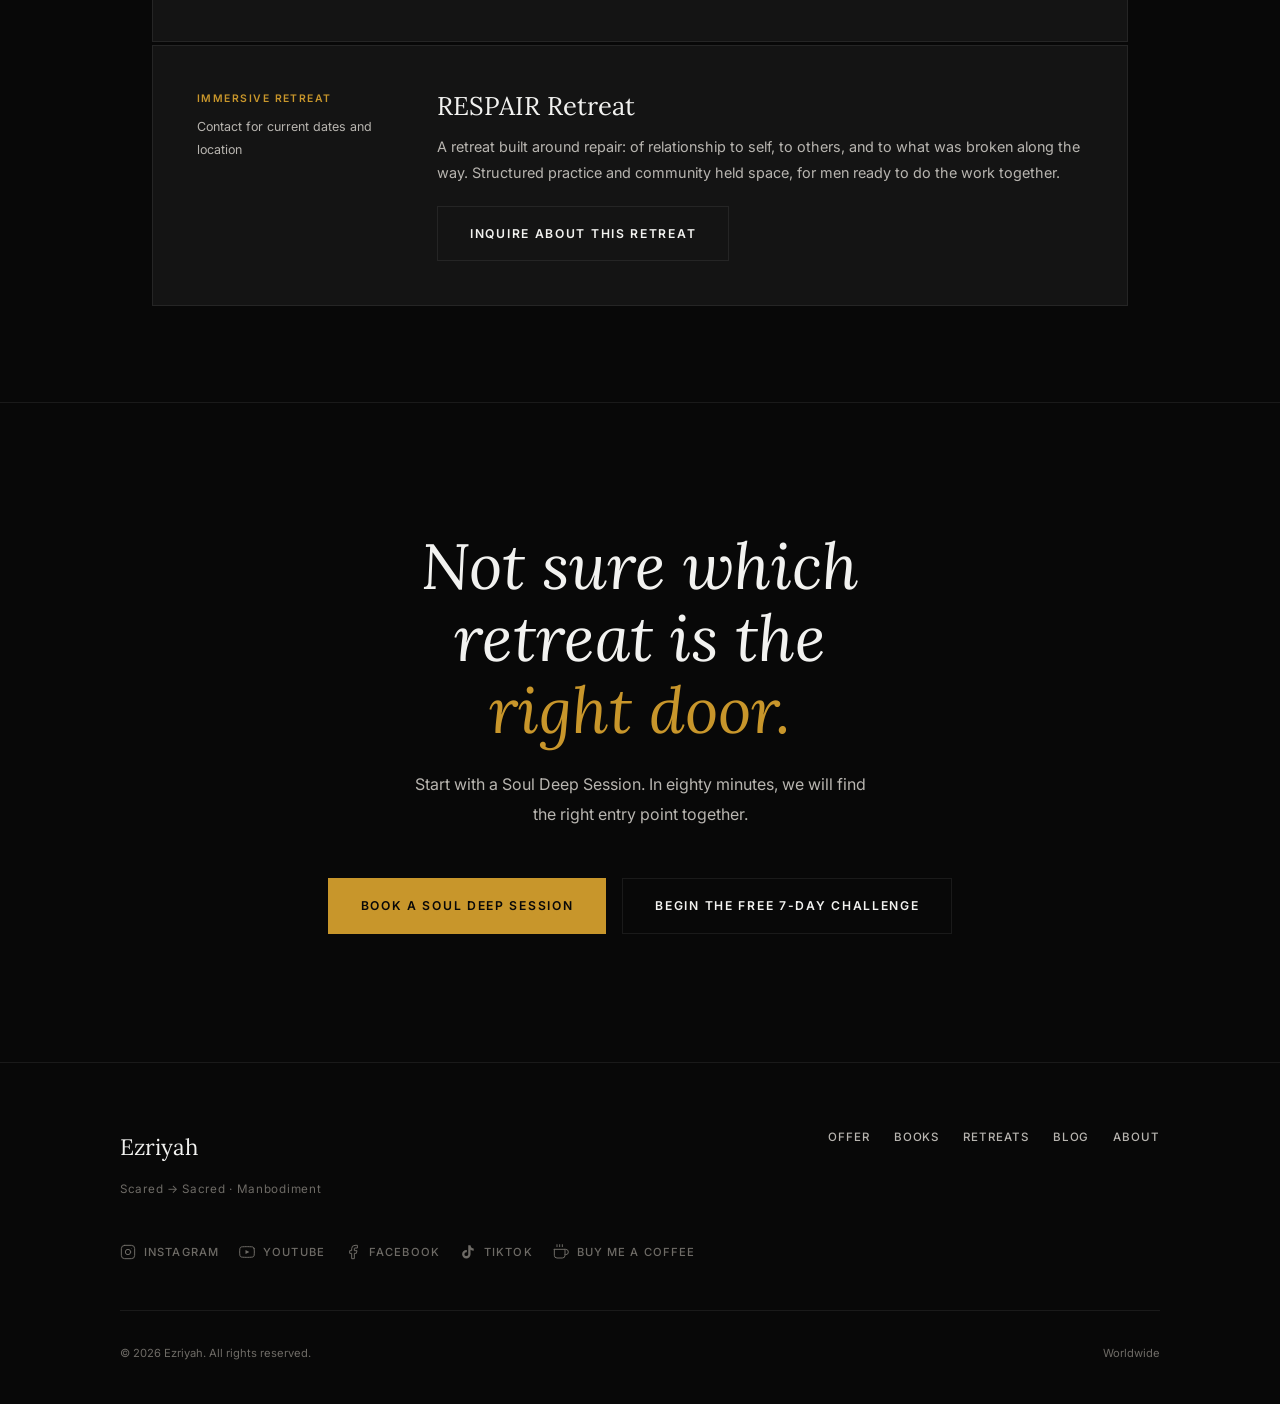
<file: retreats.html>
<!DOCTYPE html>
<html lang="en">
<head>
<meta charset="UTF-8"/>
<meta name="viewport" content="width=device-width, initial-scale=1.0"/>
<title>Retreats | Ezriyah</title>
<meta name="description" content="Immersive retreats and journeys with Ezriyah. Deep work, held in community."/>
<!-- social + favicon -->
<meta property="og:type" content="website"/>
<meta property="og:site_name" content="Ezriyah"/>
<meta property="og:url" content="https://ls-sites.github.io/ez/retreats.html"/>
<meta property="og:title" content="Retreats | Ezriyah"/>
<meta property="og:description" content="Immersive retreats and journeys with Ezriyah. Deep work, held in community."/>
<meta property="og:image" content="https://ls-sites.github.io/ez/images/ezriyah-thumb.png"/>
<meta property="og:image:width" content="1200"/>
<meta property="og:image:height" content="630"/>
<meta name="twitter:card" content="summary_large_image"/>
<meta name="twitter:title" content="Retreats | Ezriyah"/>
<meta name="twitter:description" content="Immersive retreats and journeys with Ezriyah. Deep work, held in community."/>
<meta name="twitter:image" content="https://ls-sites.github.io/ez/images/ezriyah-thumb.png"/>
<link rel="icon" type="image/svg+xml" href="images/favicon.svg"/>
<link rel="icon" type="image/png" sizes="32x32" href="images/favicon.png"/>
<link rel="apple-touch-icon" href="images/apple-touch-icon.png"/>
<!-- /social -->
<link rel="preconnect" href="https://fonts.googleapis.com"/>
<link rel="preconnect" href="https://fonts.gstatic.com" crossorigin/>
<link href="https://fonts.googleapis.com/css2?family=Cormorant+Garamond:wght@400&family=Inter:wght@300;400;500;600&family=Lora:ital,wght@0,400;1,400&display=swap" rel="stylesheet"/>
<link rel="stylesheet" href="styles.css?v=6"/>
<style>
/* Self-contained top bar — inlined so it never depends on cached CSS */
.ezbar{position:fixed;top:0;left:0;right:0;z-index:200;display:flex;align-items:center;gap:2.5rem;height:74px;padding:0 1.5rem;background:linear-gradient(to bottom,rgba(8,8,8,0.97) 70%,transparent);}
.ezbar-brand{font-family:'Lora',Georgia,serif;font-size:1.4rem;letter-spacing:0.06em;color:#F2F2F0;white-space:nowrap;flex-shrink:0;text-decoration:none;}
.ezbar-nav{display:flex;align-items:center;justify-content:flex-end;gap:1.6rem;flex:1;}
.ezbar-link{font-family:'Inter',system-ui,sans-serif;font-size:0.72rem;font-weight:600;letter-spacing:0.12em;text-transform:uppercase;color:#B8B5B0;text-decoration:none;white-space:nowrap;transition:color .2s;}
.ezbar-link:hover{color:#F2F2F0;}
.ezbar-link.active{color:#C8962B;}
.ezbar-cta{margin-left:0.8rem;font-family:'Inter',system-ui,sans-serif;font-size:0.7rem;font-weight:600;letter-spacing:0.14em;text-transform:uppercase;color:#C8962B;border:1px solid rgba(200,150,43,0.3);padding:0.55rem 1.2rem;white-space:nowrap;text-decoration:none;transition:background .2s,color .2s;flex-shrink:0;}
.ezbar-cta:hover{background:#C8962B;color:#080808;}
.ezbar-burger{display:none;flex-direction:column;justify-content:center;gap:5px;width:44px;height:44px;margin-left:auto;background:none;border:none;cursor:pointer;padding:0;}
.ezbar-burger span{display:block;width:24px;height:2px;background:#F2F2F0;transition:transform .25s,opacity .25s;}
.ezbar.open .ezbar-burger span:nth-child(1){transform:translateY(7px) rotate(45deg);}
.ezbar.open .ezbar-burger span:nth-child(2){opacity:0;}
.ezbar.open .ezbar-burger span:nth-child(3){transform:translateY(-7px) rotate(-45deg);}
@media(max-width:1080px){
  .ezbar-nav{position:absolute;top:74px;left:0;right:0;flex:none;flex-direction:column;align-items:stretch;justify-content:flex-start;gap:0;background:#080808;max-height:0;overflow:hidden;padding:0 1.5rem;transition:max-height .3s ease,padding .3s ease;}
  .ezbar.open .ezbar-nav{max-height:85vh;padding:0.5rem 1.5rem 1.5rem;border-top:1px solid rgba(242,242,240,0.08);}
  .ezbar-link{font-size:1rem;padding:1.1rem 0;border-bottom:1px solid rgba(242,242,240,0.08);}
  .ezbar-cta{margin:1.25rem 0 0;text-align:center;padding:1rem;}
  .ezbar-burger{display:flex;}
}
</style>

</head>
<body>

<!-- ═ TOP BAR (self-contained) ═ -->
<header class="ezbar" id="ezbar">
  <a href="index.html" class="ezbar-brand">Ezriyah</a>
  <div class="ezbar-nav">
    <a href="offer.html" class="ezbar-link">Offer</a>
    <a href="books.html" class="ezbar-link">Books</a>
    <a href="retreats.html" class="ezbar-link active">Retreats</a>
    <a href="blog.html" class="ezbar-link">Blog</a>
    <a href="about.html" class="ezbar-link">About</a>
    <a href="offer.html#connect" class="ezbar-cta">Begin the Work</a>
  </div>
  <button class="ezbar-burger" aria-label="Menu" aria-expanded="false"><span></span><span></span><span></span></button>
</header>
<script>(function(){var bar=document.getElementById('ezbar');if(!bar)return;var btn=bar.querySelector('.ezbar-burger');btn.addEventListener('click',function(){var o=bar.classList.toggle('open');btn.setAttribute('aria-expanded',o);});bar.querySelectorAll('.ezbar-nav a').forEach(function(a){a.addEventListener('click',function(){bar.classList.remove('open');btn.setAttribute('aria-expanded','false');});});})();</script>

<!-- ╔═ PAGE HERO ═════════════════════════════════════╗ -->
<section class="page-hero">
  <div class="page-hero-inner">
    <span class="eyebrow rev">Deep: Journeys</span>
    <h1 class="page-hero-hl rev rev-delay-1">Retreats &amp; immersions.</h1>
    <p class="page-hero-sub rev rev-delay-2">For the work that does not fit inside a weekly session. Days away, held in community, where the passage moves faster than it can alone.</p>
  </div>
</section>

<!-- ╔═ RETREATS LIST ═════════════════════════════════╗ -->
<section class="retreats-section">
  <div class="wrap">
    <div class="retreat-list rev">

      <div class="retreat-card">
        <div class="retreat-meta">
          <span class="retreat-format">Immersive Retreat</span>
          <span class="retreat-status">Contact for current dates and location</span>
        </div>
        <div>
          <h2 class="retreat-title">Locoji Epic Healthflow Experience</h2>
          <p class="retreat-desc">An epic transformational healing gathering. Days spent in structured practice, ceremony, and community, journeying into the parts of yourself that daily life rarely makes room for.</p>
          <a href="offer.html#connect" class="btn btn-outline">Inquire About This Retreat</a>
        </div>
      </div>

      <div class="retreat-card">
        <div class="retreat-meta">
          <span class="retreat-format">6 Nights / 7 Days · Co-Ed</span>
          <span class="retreat-status">Contact for current dates and location</span>
        </div>
        <div>
          <h2 class="retreat-title">Soul Surf &amp; Ceremony Experience</h2>
          <p class="retreat-desc">A week at the ocean's edge combining surf, ceremony, and embodiment practice. Built for men and women ready to meet themselves in open water and open circle.</p>
          <a href="offer.html#connect" class="btn btn-outline">Inquire About This Retreat</a>
        </div>
      </div>

      <div class="retreat-card">
        <div class="retreat-meta">
          <span class="retreat-format">Tulum · 2 Days · Men's</span>
          <span class="retreat-status">Contact for current dates</span>
        </div>
        <div>
          <h2 class="retreat-title">3 Treasures Men's Tai Chi Immersion</h2>
          <p class="retreat-desc">A deep dive into Tai Chi and internal martial arts. Two days spent discovering the three treasures within yourself, essence, energy, and spirit, through movement rather than talk.</p>
          <a href="offer.html#connect" class="btn btn-outline">Inquire About This Retreat</a>
        </div>
      </div>

      <div class="retreat-card">
        <div class="retreat-meta">
          <span class="retreat-format">Tulum · 3 Nights / 4 Days · Men's</span>
          <span class="retreat-status">Contact for current dates</span>
        </div>
        <div>
          <h2 class="retreat-title">Tulum Conscious Business Mastermind</h2>
          <p class="retreat-desc">A mastermind for men building businesses on honest ground. Strategy sessions paired with embodiment practice, for leaders who no longer want to separate how they work from who they are.</p>
          <a href="offer.html#connect" class="btn btn-outline">Inquire About This Retreat</a>
        </div>
      </div>

      <div class="retreat-card">
        <div class="retreat-meta">
          <span class="retreat-format">Immersive Retreat</span>
          <span class="retreat-status">Contact for current dates and location</span>
        </div>
        <div>
          <h2 class="retreat-title">RESPAIR Retreat</h2>
          <p class="retreat-desc">A retreat built around repair: of relationship to self, to others, and to what was broken along the way. Structured practice and community held space, for men ready to do the work together.</p>
          <a href="offer.html#connect" class="btn btn-outline">Inquire About This Retreat</a>
        </div>
      </div>

    </div>
  </div>
</section>

<!-- ╔═ FINAL CTA ═════════════════════════════════════╗ -->
<section class="final-section">
  <div class="wrap-n">
    <h2 class="final-hl rev">
      Not sure which<br>
      retreat is the<br>
      <em style="color: var(--gold);">right door.</em>
    </h2>
    <p class="final-body rev">
      Start with a Soul Deep Session. In eighty minutes, we will find the right entry point together.
    </p>
    <div class="final-pair rev">
      <a href="offer.html#connect" class="btn btn-gold">Book a Soul Deep Session</a>
      <a href="index.html#challenge-section" class="btn btn-outline">Begin the Free 7-Day Challenge</a>
    </div>
  </div>
</section>

<!-- ╔═ FOOTER ═════════════════════════════════════╗ -->
<footer>
  <div class="foot-top">
    <div>
      <span class="foot-logo">Ezriyah</span>
      <span class="foot-tag">Scared &rarr; Sacred · Manbodiment</span>
    </div>
    <nav class="foot-nav" aria-label="Footer">
      <a href="offer.html">Offer</a>
      <a href="books.html">Books</a>
      <a href="retreats.html">Retreats</a>
      <a href="blog.html">Blog</a>
      <a href="about.html">About</a>
    </nav>
    <div class="socials">
      <a href="https://www.instagram.com/epic_ezriyah" target="_blank" rel="noopener" class="soc">
        <svg viewBox="0 0 24 24" fill="none" stroke="currentColor" stroke-width="1.5" stroke-linecap="round"><rect x="2" y="2" width="20" height="20" rx="5"/><circle cx="12" cy="12" r="4"/><circle cx="17.5" cy="6.5" r="0.5" fill="currentColor" stroke="none"/></svg>
        Instagram
      </a>
      <a href="https://www.youtube.com/@epic_ezriyah" target="_blank" rel="noopener" class="soc">
        <svg viewBox="0 0 24 24" fill="none" stroke="currentColor" stroke-width="1.5" stroke-linecap="round"><path d="M22.54 6.42a2.78 2.78 0 0 0-1.95-1.96C18.88 4 12 4 12 4s-6.88 0-8.59.46A2.78 2.78 0 0 0 1.46 6.42 29 29 0 0 0 1 12a29 29 0 0 0 .46 5.58 2.78 2.78 0 0 0 1.95 1.96C5.12 20 12 20 12 20s6.88 0 8.59-.46a2.78 2.78 0 0 0 1.96-1.96A29 29 0 0 0 23 12a29 29 0 0 0-.46-5.58z"/><polygon points="9.75 15.02 15.5 12 9.75 8.98 9.75 15.02" fill="currentColor" stroke="none"/></svg>
        YouTube
      </a>
      <a href="https://www.facebook.com/derrick.albert.12" target="_blank" rel="noopener" class="soc">
        <svg viewBox="0 0 24 24" fill="none" stroke="currentColor" stroke-width="1.5" stroke-linecap="round"><path d="M18 2h-3a5 5 0 0 0-5 5v3H7v4h3v8h4v-8h3l1-4h-4V7a1 1 0 0 1 1-1h3z"/></svg>
        Facebook
      </a>
      <a href="https://www.tiktok.com/@epic_ezriyah" target="_blank" rel="noopener" class="soc">
        <svg viewBox="0 0 24 24" fill="currentColor"><path d="M19.59 6.69a4.83 4.83 0 0 1-3.77-4.25V2h-3.45v13.67a2.89 2.89 0 0 1-2.88 2.5 2.89 2.89 0 0 1-2.89-2.89 2.89 2.89 0 0 1 2.89-2.89c.28 0 .54.04.79.1V9.01a6.33 6.33 0 0 0-.79-.05 6.34 6.34 0 0 0-6.34 6.34 6.34 6.34 0 0 0 6.34 6.34 6.34 6.34 0 0 0 6.33-6.34V8.79a8.18 8.18 0 0 0 4.78 1.52V6.86a4.85 4.85 0 0 1-1.01-.17z"/></svg>
        TikTok
      </a>
      <a href="https://buymeacoffee.com/ezriyah" target="_blank" rel="noopener" class="soc">
        <svg viewBox="0 0 24 24" fill="none" stroke="currentColor" stroke-width="1.5" stroke-linecap="round"><path d="M18 8h1a4 4 0 0 1 0 8h-1"/><path d="M2 8h16v9a4 4 0 0 1-4 4H6a4 4 0 0 1-4-4V8z"/><line x1="6" y1="1" x2="6" y2="4"/><line x1="10" y1="1" x2="10" y2="4"/><line x1="14" y1="1" x2="14" y2="4"/></svg>
        Buy Me a Coffee
      </a>
    </div>
  </div>
  <div class="foot-bot">
    <span>&copy; 2026 Ezriyah. All rights reserved.</span>
    <span>Worldwide</span>
  </div>
</footer>

<script src="script.js?v=3"></script>
</body>
</html>
</file>
<file: styles.css>
/* ═══════════════════════════════════════════════
   EZRIYAH : SHARED DESIGN SYSTEM
   Used across every page of the site.
═══════════════════════════════════════════════ */

/* ── TOKENS ──────────────────────────────────── */
:root {
  --bg:         #080808;
  --bg2:        #0E0E0E;
  --bg3:        #141414;
  --bg4:        #1A1A1A;
  --text:       #F2F2F0;
  --text2:      #B8B5B0;
  --dim:        #6E6B66;
  --gold:       #C8962B;
  --gold-lt:    #E5B040;
  --gold-dk:    #7A5A18;
  --gold-glow:  rgba(200,150,43,0.18);
  --border:     rgba(200,150,43,0.2);
  --border-dim: rgba(242,242,240,0.08);
  --ff-d:       'Lora', Georgia, serif;
  --ff-b:       'Inter', system-ui, sans-serif;
  --mw:         1040px;
  --mw-n:       700px;
  --ease:       cubic-bezier(0.22,1,0.36,1);
}

/* ── RESET & BASE ────────────────────────────── */
*,*::before,*::after{box-sizing:border-box;margin:0;padding:0;}
html{scroll-behavior:smooth;}
body{
  background:var(--bg);
  color:var(--text);
  font-family:var(--ff-b);
  font-size:17px;
  font-weight:400;
  line-height:1.8;
  -webkit-font-smoothing:antialiased;
  overflow-x:hidden;
  width:100%;
}
a{color:inherit;text-decoration:none;}
img{display:block;width:100%;height:100%;object-fit:cover;}
ul{list-style:none;}

/* ── LAYOUT ──────────────────────────────────── */
.wrap  {max-width:var(--mw);  margin-inline:auto;padding-inline:2rem;}
.wrap-n{max-width:var(--mw-n);margin-inline:auto;padding-inline:2rem;}

.eyebrow{
  font-family:var(--ff-b);
  font-size:0.68rem;
  font-weight:600;
  letter-spacing:0.25em;
  text-transform:uppercase;
  color:var(--gold);
  display:flex;
  align-items:center;
  gap:0.75rem;
  margin-bottom:1.5rem;
}
.eyebrow::before{
  content:'';
  display:block;
  width:1.5rem;
  height:1px;
  background:var(--gold);
  flex-shrink:0;
}
.eyebrow.center{justify-content:center;}

/* ── BUTTONS ─────────────────────────────────── */
.btn{
  display:inline-flex;
  align-items:center;
  gap:0.6rem;
  font-family:var(--ff-b);
  font-size:0.76rem;
  font-weight:600;
  letter-spacing:0.14em;
  text-transform:uppercase;
  padding:1rem 2rem;
  transition:all 0.25s var(--ease);
  cursor:pointer;
  white-space:nowrap;
}
.btn svg{width:16px;height:16px;flex-shrink:0;}
.btn-gold{
  background:var(--gold);
  color:#080808;
  border:1px solid var(--gold);
}
.btn-gold:hover{background:var(--gold-lt);border-color:var(--gold-lt);}
.btn-outline{
  background:transparent;
  color:var(--text);
  border:1px solid var(--border-dim);
}
.btn-outline:hover{border-color:var(--gold);color:var(--gold);}


/* ── PAGE HERO (interior pages) ─────────────── */
.page-hero{
  padding:10rem 2rem 5rem;
  position:relative;
  overflow:hidden;
}
.page-hero::before{
  content:'';
  position:absolute; inset:0;
  background:
    radial-gradient(ellipse 70% 60% at 25% 0%, rgba(155,58,40,0.1) 0%, transparent 70%),
    radial-gradient(ellipse 50% 40% at 80% 10%, var(--gold-glow) 0%, transparent 60%);
  pointer-events:none;
}
.page-hero-inner{position:relative;z-index:1;max-width:var(--mw);margin-inline:auto;}
.page-hero-hl{
  font-family:var(--ff-d);
  font-size:clamp(2.2rem,5vw,3.8rem);
  font-weight:400;
  font-style:italic;
  line-height:1.15;
  margin-bottom:1.25rem;
  max-width:680px;
}
.page-hero-sub{
  font-size:1.02rem;
  color:var(--text2);
  max-width:520px;
  line-height:1.85;
}

/* ── SECTION HEAD ────────────────────────────── */
.section-head{margin-bottom:3rem;}
.section-hl{
  font-family:var(--ff-d);
  font-size:clamp(1.9rem,4vw,3rem);
  font-weight:400;
  line-height:1.15;
  margin-bottom:0.75rem;
}
.section-sub{font-size:0.98rem;color:var(--text2);max-width:520px;line-height:1.85;}

/* ── HERO (home page only) ──────────────────── */
.hero{
  min-height:100svh;
  display:flex;
  flex-direction:column;
  justify-content:center;
  padding:8rem 2rem 6rem;
  position:relative;
  overflow:hidden;
}
.hero::before{
  content:'';
  position:absolute; inset:0;
  background:
    radial-gradient(ellipse 70% 60% at 25% 65%, rgba(155,58,40,0.11) 0%, transparent 70%),
    radial-gradient(ellipse 50% 40% at 80% 20%, var(--gold-glow) 0%, transparent 60%);
  pointer-events:none;
}
.hero-inner{position:relative;z-index:1;max-width:var(--mw);margin-inline:auto;width:100%;}
.hero .eyebrow{margin-bottom:2.5rem;}
.hero-headline{
  font-family:var(--ff-d);
  font-size:clamp(2.2rem,5vw,4.2rem);
  font-weight:400;
  font-style:italic;
  line-height:1.1;
  letter-spacing:-0.01em;
  margin-bottom:1.75rem;
}
/* the "faking" line is ghosted, the thing meant to dissolve - dark gold, not grey */
.hero-headline .ghost{color:rgba(122,90,24,0.85);}
.hero-headline .anchor{
  display:block;
  font-style:normal;
  font-weight:400;
  color:var(--text);
}
.hero-sub{
  max-width:500px;
  font-size:1.05rem;
  color:var(--text2);
  line-height:1.85;
  margin-bottom:3rem;
}
.hero-actions{display:flex;flex-wrap:wrap;gap:1rem;}

/* ── MAN I WORK WITH + THE PASSAGE (home) ───── */
.man-passage{padding:7rem 0;background:var(--bg);border-top:1px solid var(--border-dim);position:relative;overflow:hidden;}
.mp-grid{display:grid;grid-template-columns:1fr 1fr;gap:2.5rem;align-items:start;}
.mp-col{
  min-width:0;
  background:var(--bg3);
  border:1px solid var(--border-dim);
  padding:2.75rem;
}

.recog-lead{
  font-family:var(--ff-d);
  font-size:clamp(1.4rem,2.6vw,1.9rem);
  font-weight:400;
  line-height:1.25;
  margin-bottom:2.25rem;
}
.mirror-list{margin-bottom:2.25rem;}
.mirror-item{
  display:flex;align-items:flex-start;gap:1rem;
  padding:1.15rem 0 1.15rem 1rem;
  border-bottom:1px solid var(--border-dim);
  position:relative;
  transition:background 0.2s, padding-left 0.25s var(--ease);
}
.mirror-item:first-child{border-top:1px solid var(--border-dim);}
.mirror-item::before{
  content:'';
  position:absolute;left:0;top:0;bottom:0;width:0;
  background:var(--gold);
  transition:width 0.3s var(--ease);
}
.mirror-item:hover::before{width:2px;}
.mirror-item:hover{padding-left:1.4rem;}
.mirror-item:hover .mirror-q{color:var(--text);}
.mirror-icon{
  color:var(--gold);flex-shrink:0;
  width:18px;height:18px;
  margin-top:0.15em;
  transition:transform 0.3s;
}
.mirror-item:hover .mirror-icon{transform:scale(1.15);}
.mirror-q{
  font-size:0.98rem;
  font-style:italic;
  font-weight:400;
  font-family:var(--ff-d);
  color:rgba(242,242,240,0.8);
  line-height:1.5;
  transition:color 0.2s;
}
.recog-gold-box{
  background:rgba(200,150,43,0.08);
  border-left:3px solid var(--gold);
  padding:1.35rem 1.5rem;
  font-size:0.92rem;
  line-height:1.8;
  color:var(--text2);
}
.recog-gold-box strong{color:var(--text);font-weight:500;}

/* -- sacred reveal, below both columns -- */
.sas-stage-wrap{margin-top:4rem;padding-top:3.5rem;border-top:1px solid var(--border-dim);text-align:center;}
.sas-stage{position:relative;display:inline-block;}
#sas-word{
  display:flex;
  gap:0.06em;
  font-family:var(--ff-d);
  font-size:clamp(2.3rem,6vw,3.8rem);
  font-weight:400;
  letter-spacing:0.1em;
  text-transform:uppercase;
  min-height:1.1em;
  color:rgba(242,242,240,0.35);
}
#sas-word.lit{color:var(--gold);}
.sas-letter{
  display:inline-block;
  opacity:0;
  transform:translateY(14px);
  transition:opacity 0.7s var(--ease), transform 0.7s var(--ease), color 0.7s ease, text-shadow 0.7s ease;
}
.sas-letter.appear{opacity:1;transform:none;}
.sas-letter.fade-out{opacity:0;transform:translateY(-10px);transition:opacity 0.5s ease, transform 0.5s ease;}
#sas-word.lit .sas-letter{text-shadow:0 0 32px rgba(200,150,43,0.55);}
.sas-under-line{
  width:0;height:2px;
  background:linear-gradient(to right,var(--gold),transparent);
  transition:width 1s var(--ease);
  margin-top:0.75rem;
}
.sas-under-line.expand{width:60%;}

.movements{display:flex;flex-direction:column;border:1px solid var(--border-dim);}
.movement{
  padding:1.75rem 1.5rem;
  border-bottom:1px solid var(--border-dim);
  transition:background 0.3s;
}
.movement:last-child{border-bottom:none;}
.movement:hover{background:rgba(200,150,43,0.04);}
.mv-head{display:flex;align-items:center;gap:0.85rem;margin-bottom:0.75rem;}
.mv-icon{color:var(--gold);width:24px;height:24px;flex-shrink:0;transition:transform 0.3s;}
.movement:hover .mv-icon{transform:scale(1.1);}
.mv-title{
  font-family:var(--ff-d);
  font-size:1.4rem;font-weight:400;
  color:var(--text);
}
.mv-body{font-size:0.85rem;color:var(--text2);line-height:1.7;}
.mv-note{
  margin-top:0.75rem;
  font-family:var(--ff-b);
  font-weight:500;
  font-size:0.75rem;
  letter-spacing:0.03em;
  color:rgba(200,150,43,0.85);
}

/* ── TRANSMISSIONS TEASER (home) ────────────── */
.transmissions{padding:7rem 0;background:var(--bg);border-top:1px solid var(--border-dim);}
.trans-head{
  display:flex;justify-content:space-between;align-items:flex-end;
  flex-wrap:wrap;gap:1.5rem;margin-bottom:3rem;
}
.trans-head .section-head{margin-bottom:0;}
.trans-grid{display:grid;grid-template-columns:repeat(3,1fr);gap:3px;margin-bottom:3rem;}
.trans-card{
  background:var(--bg3);border:1px solid var(--border-dim);
  padding:2.25rem;display:flex;flex-direction:column;
  transition:border-color 0.3s, box-shadow 0.3s;
}
.trans-card:hover{border-color:var(--border);box-shadow:0 0 28px var(--gold-glow);}
.trans-tag{
  font-size:0.62rem;font-weight:600;letter-spacing:0.16em;text-transform:uppercase;
  color:var(--gold);margin-bottom:1rem;
}
.trans-title{
  font-family:var(--ff-d);font-size:1.25rem;font-weight:400;
  color:var(--text);line-height:1.3;margin-bottom:0.75rem;
}
.trans-excerpt{font-size:0.85rem;color:var(--text2);line-height:1.7;flex:1;margin-bottom:1rem;}
.trans-read{font-size:0.68rem;font-weight:600;letter-spacing:0.12em;text-transform:uppercase;color:var(--gold);}
.social-row{
  display:flex;flex-wrap:wrap;align-items:center;justify-content:space-between;
  gap:1.5rem;
  border-top:1px solid var(--border-dim);
  padding-top:2rem;
}
.social-row-label{font-size:0.85rem;color:var(--text2);}
.social-row-links{display:flex;flex-wrap:wrap;gap:1.5rem;}

/* ── METHOD TEASER (home, condensed) ─────────── */
.method-teaser{padding:7rem 0;background:var(--bg);border-top:1px solid var(--border-dim);}
.mt-grid{display:grid;grid-template-columns:repeat(3,1fr);gap:1.5rem;margin-bottom:2.5rem;}
.mt-card{
  border:1px solid var(--border-dim);
  padding:2rem;
  text-align:center;
  transition:border-color 0.3s;
}
.mt-card:hover{border-color:var(--border);}
.mt-icon{color:var(--gold);width:30px;height:30px;margin:0 auto 1rem;}
.mt-name{font-family:var(--ff-d);font-size:1.5rem;font-weight:400;color:var(--text);margin-bottom:0.5rem;}
.mt-def{font-size:0.85rem;color:var(--text2);line-height:1.6;}

/* ── METHOD : full 3P framework (offer page) ── */
.method{padding:6rem 0;background:var(--bg);}
.method-head{margin-bottom:3.5rem;}
.method-hl{
  font-family:var(--ff-d);
  font-size:clamp(2rem,4vw,3.2rem);
  font-weight:400;
  line-height:1.15;
  margin-bottom:0.75rem;
}
.method-sub{font-size:0.95rem;color:var(--text2);max-width:520px;line-height:1.85;}
.pillars{display:grid;grid-template-columns:repeat(3,1fr);gap:3px;}
.pillar{
  background:var(--bg3);
  border:1px solid var(--border-dim);
  padding:2.25rem 1.75rem;
  display:flex;
  flex-direction:column;
  position:relative;
  overflow:hidden;
  transition:border-color 0.3s, box-shadow 0.3s;
}
.pillar:hover{border-color:var(--gold);box-shadow:0 0 30px var(--gold-glow);}
.pillar::after{
  content:'';
  position:absolute;top:0;left:0;right:0;height:2px;
  background:var(--gold);
  transform:scaleX(0);transform-origin:left;
  transition:transform 0.4s var(--ease);
}
.pillar:hover::after{transform:scaleX(1);}
.p-head{display:flex;align-items:center;gap:0.85rem;margin-bottom:1.25rem;}
.p-icon{color:var(--gold);width:28px;height:28px;flex-shrink:0;}
.p-name{font-family:var(--ff-d);font-size:1.7rem;font-weight:400;color:var(--text);}
.p-def-box{
  background:rgba(200,150,43,0.08);
  padding:1.1rem 1.5rem;
  text-align:center;
  font-family:var(--ff-d);
  font-style:italic;
  font-weight:400;
  font-size:1.05rem;
  color:var(--text);
  line-height:1.5;
  margin-bottom:1.5rem;
}
.p-body{font-size:0.86rem;color:var(--text2);line-height:1.75;margin-bottom:1rem;}
.p-tags{display:flex;flex-direction:column;align-items:flex-start;gap:0.5rem;margin-top:auto;padding-top:0.5rem;}
.p-tag{
  font-size:0.62rem;font-weight:600;
  letter-spacing:0.1em;text-transform:uppercase;
  padding:0.3rem 0.65rem;
  border:1px solid var(--border);
  color:var(--gold);
  transition:background 0.2s,color 0.2s;
}
.p-tag:hover{background:var(--gold);color:#080808;}

/* ── 7-DAY CHALLENGE ─────────────────────────── */
.challenge{padding:6rem 2rem;background:var(--bg);border-top:1px solid var(--border-dim);}
.challenge-card{
  max-width:var(--mw);
  margin-inline:auto;
  border:1px solid var(--border);
  background:var(--bg3);
  position:relative;
  overflow:hidden;
}
.challenge-card::before{
  content:'';
  position:absolute;top:0;left:0;right:0;height:3px;
  background:linear-gradient(to right,var(--gold-dk),var(--gold),var(--gold-lt),var(--gold),var(--gold-dk));
}
.ch-inner{padding:4rem 4.5rem;}
.ch-top{text-align:center;margin-bottom:3.5rem;}
.ch-hl{
  font-family:var(--ff-d);
  font-size:clamp(2.2rem,4.6vw,3.4rem);
  font-weight:400;
  line-height:1.15;
  margin-bottom:1.1rem;
}
.ch-sub{
  font-size:1.05rem;color:var(--text2);
  line-height:1.9;max-width:560px;
  margin-inline:auto;
}
.days-grid{
  display:grid;
  grid-template-columns:repeat(7,1fr);
  gap:3px;
  margin-bottom:2.75rem;
}
.day-cell{
  background:var(--bg4);
  padding:1.5rem 0.6rem;
  display:flex;flex-direction:column;align-items:center;gap:0.6rem;
  border:1px solid transparent;
  transition:border-color 0.3s,background 0.3s;
  opacity:0;transform:translateY(12px);
}
.day-cell.revealed{opacity:1;transform:none;}
.day-cell.active{background:rgba(200,150,43,0.1);border-color:var(--border);}
.day-icon{color:var(--dim);width:20px;height:20px;transition:color 0.3s;}
.day-cell.active .day-icon{color:var(--gold);}
.day-n{font-size:0.62rem;font-weight:600;letter-spacing:0.16em;text-transform:uppercase;color:var(--dim);}
.day-cell.active .day-n{color:var(--gold);}
.day-w{font-family:var(--ff-b);font-weight:600;font-style:normal;font-size:0.95rem;letter-spacing:0.01em;color:var(--text);text-align:center;line-height:1.2;}
.ch-form-area{text-align:center;}
.ch-form{display:flex;max-width:480px;margin-inline:auto;margin-bottom:0.85rem;}
.ch-form input[type=email]{
  flex:1;background:var(--bg);
  border:1px solid var(--border-dim);border-right:none;
  color:var(--text);font-family:var(--ff-b);
  font-size:1rem;font-weight:300;
  padding:1.05rem 1.25rem;outline:none;
  transition:border-color 0.2s;
}
.ch-form input:focus{border-color:var(--gold);}
.ch-form input::placeholder{color:var(--dim);}
.ch-note{font-size:0.78rem;color:var(--dim);}

/* ── ABOUT (teaser + full page) ─────────────── */
.about{padding:6rem 0;background:var(--bg);border-top:1px solid var(--border-dim);}
.about-grid{display:grid;grid-template-columns:1.4fr 1fr;gap:5rem;align-items:start;}
.about-name{font-family:var(--ff-d);font-size:clamp(2.5rem,5vw,4rem);font-weight:400;line-height:1.05;margin-bottom:1.75rem;}
.about-role{font-size:0.68rem;font-weight:600;letter-spacing:0.22em;text-transform:uppercase;color:var(--gold);margin-bottom:2.5rem;}
.about-body{font-size:0.95rem;color:var(--text2);line-height:1.9;}
.about-body p+p{margin-top:1.25rem;}
.about-body strong{color:var(--text);font-weight:500;}
.about-img-box{
  position:sticky;top:8rem;
  aspect-ratio:3/4;
  background:var(--bg3);
  border:1px solid var(--border-dim);
  overflow:hidden;
  transition:border-color 0.3s,box-shadow 0.3s;
}
.about-img-box:hover{border-color:var(--border);box-shadow:0 0 40px var(--gold-glow);}
.about-img-box::after{
  content:'';position:absolute;inset:0;
  background:linear-gradient(to bottom,transparent 60%,rgba(8,8,8,0.4));
  pointer-events:none;
}
.about-teaser{padding:7rem 0;background:var(--bg);border-top:1px solid var(--border-dim);}
.at-grid{display:grid;grid-template-columns:1fr 1.6fr;gap:3.5rem;align-items:center;}
.at-img{aspect-ratio:1/1;background:var(--bg3);border:1px solid var(--border-dim);overflow:hidden;max-width:280px;}
.at-body p{font-size:0.95rem;color:var(--text2);line-height:1.85;margin-bottom:1.5rem;}

/* timeline / credentials list, used on about.html */
.cred-list{display:flex;flex-direction:column;border:1px solid var(--border-dim);margin-top:2.5rem;}
.cred-item{
  display:flex;gap:1.5rem;padding:1.5rem;
  border-bottom:1px solid var(--border-dim);
}
.cred-item:last-child{border-bottom:none;}
.cred-year{
  font-family:var(--ff-d);font-size:1.1rem;font-style:italic;color:var(--gold);
  flex-shrink:0;width:80px;
}
.cred-desc{font-size:0.9rem;color:var(--text2);line-height:1.7;}

/* ── MORE FROM EZRIYAH dropdown (used on home) ─ */
.more-section{padding:0 0 6rem;background:var(--bg);}
.more-dropdown{border:1px solid var(--border-dim);background:var(--bg2);}
.more-summary{
  list-style:none;cursor:pointer;
  padding:1.5rem 2rem;
  display:flex;align-items:center;justify-content:space-between;gap:1rem;
  font-family:var(--ff-d);font-size:1.2rem;font-weight:400;font-style:italic;color:var(--text);
}
.more-title:hover{color:var(--gold);}
.more-summary::-webkit-details-marker{display:none;}
.more-chevron{width:18px;height:18px;color:var(--gold);flex-shrink:0;transition:transform 0.3s var(--ease);}
.more-dropdown[open] .more-chevron{transform:rotate(180deg);}
.more-content{
  padding:2rem 2rem 2.25rem;
  border-top:1px solid var(--border-dim);
  display:grid;grid-template-columns:1.3fr 1fr;gap:3rem;
}
.more-label{display:block;font-size:0.64rem;font-weight:600;letter-spacing:0.18em;text-transform:uppercase;color:var(--gold);margin-bottom:1.1rem;}
.more-list{display:flex;flex-direction:column;gap:1.1rem;margin-bottom:1.5rem;}
.more-title{display:block;font-family:var(--ff-d);font-size:1.05rem;font-style:italic;color:var(--text);margin-bottom:0.2rem;}
.more-desc{font-size:0.84rem;color:var(--text2);line-height:1.65;}
.more-link-btn{font-size:0.68rem;padding:0.8rem 1.3rem;}

/* ── BOOKS PAGE ──────────────────────────────── */
.books-section{padding:6rem 0;background:var(--bg);}
.books-grid{display:grid;grid-template-columns:repeat(2,1fr);gap:3px;margin-bottom:4rem;}
.book-card{
  background:var(--bg3);border:1px solid var(--border-dim);
  padding:2.75rem;display:flex;flex-direction:column;
  transition:border-color 0.3s, box-shadow 0.3s;
}
.book-card:hover{border-color:var(--border);box-shadow:0 0 28px var(--gold-glow);}
.book-title{font-family:var(--ff-d);font-size:1.5rem;font-style:italic;font-weight:400;color:var(--text);margin-bottom:1rem;line-height:1.3;}
.book-desc{font-size:0.9rem;color:var(--text2);line-height:1.8;margin-bottom:1.75rem;flex:1;}
.coffee-band{
  max-width:var(--mw);margin-inline:auto;
  border:1px solid var(--border);
  background:var(--bg3);
  padding:3.5rem;
  text-align:center;
  position:relative;overflow:hidden;
}
.coffee-band::before{
  content:'';position:absolute;top:0;left:0;right:0;height:3px;
  background:linear-gradient(to right,var(--gold-dk),var(--gold),var(--gold-lt),var(--gold),var(--gold-dk));
}
.coffee-hl{font-family:var(--ff-d);font-size:clamp(1.6rem,3vw,2.2rem);font-weight:400;font-style:italic;margin-bottom:1rem;}
.coffee-body{font-size:0.95rem;color:var(--text2);max-width:480px;margin-inline:auto;margin-bottom:2rem;line-height:1.85;}

/* ── RETREATS PAGE ───────────────────────────── */
.retreats-section{padding:6rem 0;background:var(--bg);}
.retreat-list{display:flex;flex-direction:column;gap:3px;}
.retreat-card{
  background:var(--bg3);border:1px solid var(--border-dim);
  padding:2.75rem;
  display:grid;grid-template-columns:200px 1fr;gap:2.5rem;align-items:start;
  transition:border-color 0.3s, box-shadow 0.3s;
}
.retreat-card:hover{border-color:var(--border);box-shadow:0 0 28px var(--gold-glow);}
.retreat-meta{display:flex;flex-direction:column;gap:0.5rem;}
.retreat-format{
  font-size:0.65rem;font-weight:600;letter-spacing:0.14em;text-transform:uppercase;
  color:var(--gold);
}
.retreat-status{font-size:0.78rem;color:var(--text2);}
.retreat-title{font-family:var(--ff-d);font-size:1.6rem;font-weight:400;color:var(--text);margin-bottom:0.75rem;line-height:1.25;}
.retreat-desc{font-size:0.9rem;color:var(--text2);line-height:1.8;margin-bottom:1.25rem;}

/* ── BLOG / TRANSMISSIONS PAGE ──────────────── */
.blog-section{padding:6rem 0;background:var(--bg);}
.blog-intro{max-width:600px;margin-bottom:3.5rem;font-size:0.98rem;color:var(--text2);line-height:1.9;}
.blog-grid{display:grid;grid-template-columns:repeat(2,1fr);gap:3px;}
.blog-card{
  background:var(--bg3);border:1px solid var(--border-dim);
  padding:2.5rem;display:flex;flex-direction:column;
  transition:border-color 0.3s, box-shadow 0.3s;
}
.blog-card:hover{border-color:var(--border);box-shadow:0 0 28px var(--gold-glow);}
.blog-date{font-size:0.68rem;font-weight:600;letter-spacing:0.12em;text-transform:uppercase;color:var(--dim);margin-bottom:1rem;}
.blog-title{font-family:var(--ff-d);font-size:1.35rem;font-weight:400;color:var(--text);margin-bottom:0.85rem;line-height:1.3;}
.blog-excerpt{font-size:0.88rem;color:var(--text2);line-height:1.8;flex:1;margin-bottom:1.25rem;}
.blog-read{font-size:0.68rem;font-weight:600;letter-spacing:0.12em;text-transform:uppercase;color:var(--gold);}
.placeholder-note{
  max-width:var(--mw);margin:3.5rem auto 0;padding:1.5rem 2rem;
  border:1px dashed var(--border);
  font-size:0.85rem;color:var(--text2);line-height:1.7;
}
.placeholder-note strong{color:var(--gold);}

/* ── OFFER / CONNECT HUB ─────────────────────── */
.connect{padding:7rem 0;background:var(--bg);border-top:1px solid var(--border-dim);}
.connect-head{margin-bottom:3.5rem;}
.connect-hl{font-family:var(--ff-d);font-size:clamp(2rem,4.5vw,3.5rem);font-weight:400;line-height:1.12;margin-bottom:0.75rem;}
.connect-sub{font-size:1rem;color:var(--text2);max-width:500px;line-height:1.85;}
.connect-grid{display:grid;grid-template-columns:1fr 1fr 1.4fr;gap:3px;}
.c-card{
  background:var(--bg3);border:1px solid var(--border-dim);
  padding:2.5rem;display:flex;flex-direction:column;
  transition:border-color 0.3s,box-shadow 0.3s;
  position:relative;overflow:hidden;
}
.c-card::after{
  content:'';position:absolute;bottom:0;left:0;right:0;height:2px;
  background:var(--gold);transform:scaleX(0);transform-origin:left;
  transition:transform 0.4s var(--ease);
}
.c-card:hover{border-color:var(--border);box-shadow:0 0 28px var(--gold-glow);}
.c-card:hover::after{transform:scaleX(1);}
.c-card.featured{border-color:var(--gold);}
.c-card.featured::after{transform:scaleX(1);}
.c-tag{margin-bottom:1.25rem;}
.c-icon{color:var(--gold);width:28px;height:28px;margin-bottom:1.25rem;}
.c-title{font-family:var(--ff-d);font-size:1.6rem;font-weight:400;line-height:1.2;margin-bottom:0.75rem;}
.c-desc{font-size:0.88rem;color:var(--text2);line-height:1.78;margin-bottom:1.5rem;flex:1;}
.c-list{display:flex;flex-direction:column;gap:0.5rem;margin-bottom:1.75rem;flex:1;}
.c-list li{font-size:0.87rem;color:rgba(242,242,240,0.7);display:flex;gap:0.75rem;align-items:flex-start;line-height:1.6;}
.c-list li svg{color:var(--gold);width:14px;height:14px;flex-shrink:0;margin-top:0.25em;}
.c-note{font-size:0.72rem;color:var(--dim);margin-top:0.75rem;}
.c-form{display:flex;flex-direction:column;gap:0.6rem;margin-bottom:0.75rem;}
.c-form input[type=email]{
  flex:1;background:var(--bg);border:1px solid var(--border-dim);
  color:var(--text);font-family:var(--ff-b);font-size:0.88rem;
  padding:0.85rem 1rem;outline:none;width:100%;
}
.c-form input:focus{border-color:var(--gold);}
.c-form input::placeholder{color:var(--dim);}
.c-form .btn{width:100%;justify-content:center;}

/* ── TESTIMONIALS ────────────────────────────── */
.testimonials{padding:6rem 0;background:var(--bg);border-top:1px solid var(--border-dim);}
.test-head{margin-bottom:3rem;}
.test-hl{font-family:var(--ff-d);font-size:clamp(1.8rem,4vw,3rem);font-weight:400;line-height:1.15;}
.slider-wrap{position:relative;overflow:hidden;}
.slider-track{display:grid;grid-template-columns:repeat(4,100%);transition:transform 0.55s var(--ease);}
.test-card{
  background:var(--bg3);border:1px solid var(--border-dim);
  padding:3rem;position:relative;
  transition:border-color 0.3s;
  max-width:34rem;margin-inline:auto;
}
.test-card::before{content:'';position:absolute;top:0;left:0;right:0;height:2px;background:transparent;transition:background 0.3s;}
.test-card.current{border-color:var(--border);}
.test-card.current::before{background:var(--gold);}
.test-quote-icon{color:var(--gold-dk);width:28px;height:28px;margin-bottom:1.5rem;}
.test-q{
  font-family:var(--ff-b);
  font-size:1rem;font-style:normal;font-weight:300;
  line-height:1.9;color:rgba(242,242,240,0.9);
  margin-bottom:1.75rem;
}
.test-author{font-size:0.7rem;font-weight:600;letter-spacing:0.14em;text-transform:uppercase;color:var(--gold);}
.slider-controls{display:flex;align-items:center;justify-content:center;gap:1.5rem;margin-top:2rem;}
.slider-btn{
  background:transparent;border:1px solid var(--border-dim);color:var(--text2);
  width:44px;height:44px;display:flex;align-items:center;justify-content:center;
  cursor:pointer;transition:all 0.2s;flex-shrink:0;
}
.slider-btn:hover{border-color:var(--gold);color:var(--gold);}
.slider-btn svg{width:18px;height:18px;}
.slider-dots{display:flex;gap:0.5rem;}
.dot{
  position:relative;
  width:8px;height:8px;background:var(--bg4);border:1px solid var(--dim);
  cursor:pointer;transition:all 0.2s;
}
.dot.active{background:var(--gold);border-color:var(--gold);}
/* invisible 32px hit area centered on the small visible dot, for touch */
.dot::before{
  content:'';position:absolute;
  top:50%;left:50%;transform:translate(-50%,-50%);
  width:32px;height:32px;
}

/* ── FINAL CTA ───────────────────────────────── */
.final-section{padding:8rem 2rem;text-align:center;background:var(--bg);border-top:1px solid var(--border-dim);}
.final-hl{
  font-family:var(--ff-d);
  font-size:clamp(2.2rem,5vw,4.2rem);
  font-style:italic;font-weight:400;
  line-height:1.12;margin-bottom:1.5rem;
}
.final-body{color:var(--text2);font-size:1rem;max-width:460px;margin-inline:auto;margin-bottom:3rem;line-height:1.85;}
.final-pair{display:flex;gap:1rem;justify-content:center;flex-wrap:wrap;}

/* ── FAQ ─────────────────────────────────────── */
.faq{padding:7rem 0;background:var(--bg);border-top:1px solid var(--border-dim);}
.faq-head{margin-bottom:3rem;}
.faq-hl{font-family:'Cormorant Garamond', Georgia, serif;font-size:clamp(1.8rem,4vw,3rem);font-weight:400;line-height:1.15;}
.faq-list{max-width:760px;}
.faq-item{border-bottom:1px solid var(--border-dim);padding:1.5rem 0;}
.faq-item:first-child{border-top:1px solid var(--border-dim);}
.faq-q{
  list-style:none;cursor:pointer;
  display:flex;align-items:center;justify-content:space-between;gap:1.5rem;
  font-family:var(--ff-b);font-size:1.05rem;font-weight:500;font-style:normal;letter-spacing:0.01em;color:var(--text);
}
.faq-q::-webkit-details-marker{display:none;}
.faq-chevron{width:18px;height:18px;color:var(--gold);flex-shrink:0;transition:transform 0.3s var(--ease);}
.faq-item[open] .faq-chevron{transform:rotate(180deg);}
.faq-a{margin-top:1rem;font-size:0.92rem;color:var(--text2);line-height:1.85;max-width:640px;}

/* ── FOOTER ──────────────────────────────────── */
footer{padding:4rem 2rem 2.5rem;border-top:1px solid var(--border-dim);background:var(--bg);}
.foot-top{max-width:var(--mw);margin-inline:auto;display:flex;justify-content:space-between;align-items:flex-start;flex-wrap:wrap;gap:2.5rem;margin-bottom:3rem;}
.foot-logo{font-family:var(--ff-d);font-size:1.4rem;font-weight:400;display:block;margin-bottom:0.3rem;}
.foot-tag{font-size:0.73rem;color:var(--dim);letter-spacing:0.06em;}
.foot-nav{display:flex;flex-wrap:wrap;gap:1.5rem;}
.foot-nav a{font-size:0.72rem;font-weight:500;letter-spacing:0.08em;text-transform:uppercase;color:var(--text2);transition:color 0.2s;}
.foot-nav a:hover{color:var(--gold);}
.socials{display:flex;flex-wrap:wrap;gap:1.25rem;align-items:center;}
.soc{display:flex;align-items:center;gap:0.5rem;font-size:0.7rem;font-weight:500;letter-spacing:0.1em;text-transform:uppercase;color:var(--dim);transition:color 0.2s;}
.soc:hover{color:var(--gold);}
.soc svg{width:16px;height:16px;flex-shrink:0;}
.foot-bot{max-width:var(--mw);margin-inline:auto;padding-top:2rem;border-top:1px solid var(--border-dim);display:flex;justify-content:space-between;font-size:0.7rem;color:var(--dim);flex-wrap:wrap;gap:1rem;}

/* ── SCROLL REVEAL ───────────────────────────── */
.rev{opacity:0;transform:translateY(22px);transition:opacity 0.65s var(--ease),transform 0.65s var(--ease);}
.rev.in{opacity:1;transform:none;}
.rev-delay-1{transition-delay:0.1s;}
.rev-delay-2{transition-delay:0.2s;}
.rev-delay-3{transition-delay:0.3s;}

/* ── RESPONSIVE ──────────────────────────────── */
@media(max-width:900px){
  .mp-grid{grid-template-columns:1fr;gap:3rem;}
  .pillars{grid-template-columns:1fr;}
  .about-grid{grid-template-columns:1fr;gap:2.5rem;}
  .about-img-box{position:static;aspect-ratio:4/3;}
  .at-grid{grid-template-columns:1fr;text-align:center;}
  .at-img{margin-inline:auto;}
  .connect-grid{grid-template-columns:1fr;}
  .days-grid{grid-template-columns:repeat(4,1fr);}
  .ch-inner{padding:3rem 1.75rem;}
  .more-content{grid-template-columns:1fr;}
  .trans-grid{grid-template-columns:1fr;}
  .mt-grid{grid-template-columns:1fr;}
  .books-grid{grid-template-columns:1fr;}
  .blog-grid{grid-template-columns:1fr;}
  .retreat-card{grid-template-columns:1fr;gap:1rem;}

  /* shorten the large vertical rhythm built for desktop scrolling */
  .man-passage,.method,.method-teaser,.transmissions,.about,.about-teaser,
  .connect,.testimonials,.faq,.books-section,.retreats-section,.blog-section{
    padding-top:4rem;padding-bottom:4rem;
  }
  .challenge{padding:4rem 1.25rem;}
  .final-section{padding:5rem 1.5rem;}
  .page-hero{padding:7.5rem 1.5rem 3.5rem;}
  .hero{padding:7rem 1.5rem 4rem;}
  .mp-col{padding:1.75rem;}
  .pillar{padding:1.75rem 1.5rem;}
  .test-card{padding:2rem 1.5rem;max-width:100%;}
  .coffee-band{padding:2.5rem 1.75rem;}
  .connect-head,.method-head,.faq-head,.section-head,.trans-head{margin-bottom:2.25rem;}
}
@media(max-width:600px){
  .wrap,.wrap-n{padding-inline:1.25rem;}
  .ch-form,.c-form{flex-direction:column;}
  .ch-form input[type=email]{border-right:1px solid var(--border-dim);border-bottom:none;}
  .hero-headline{font-size:2.1rem;}
  #sas-word{font-size:clamp(2rem,14vw,2.8rem);}
  .ch-form{flex-direction:column;}
  .days-grid{grid-template-columns:repeat(3,1fr);}
  .day-cell{padding:1.1rem 0.4rem;}
  .day-w{font-size:0.82rem;}
  .retreat-card{padding:1.75rem;}
  .book-card,.blog-card,.trans-card{padding:1.75rem;}
  .final-hl{font-size:clamp(1.8rem,8vw,2.6rem);}
  .connect-hl,.method-hl,.ch-hl{font-size:clamp(1.7rem,7vw,2.4rem);}
  .slider-controls{gap:1rem;}
}
</file>
